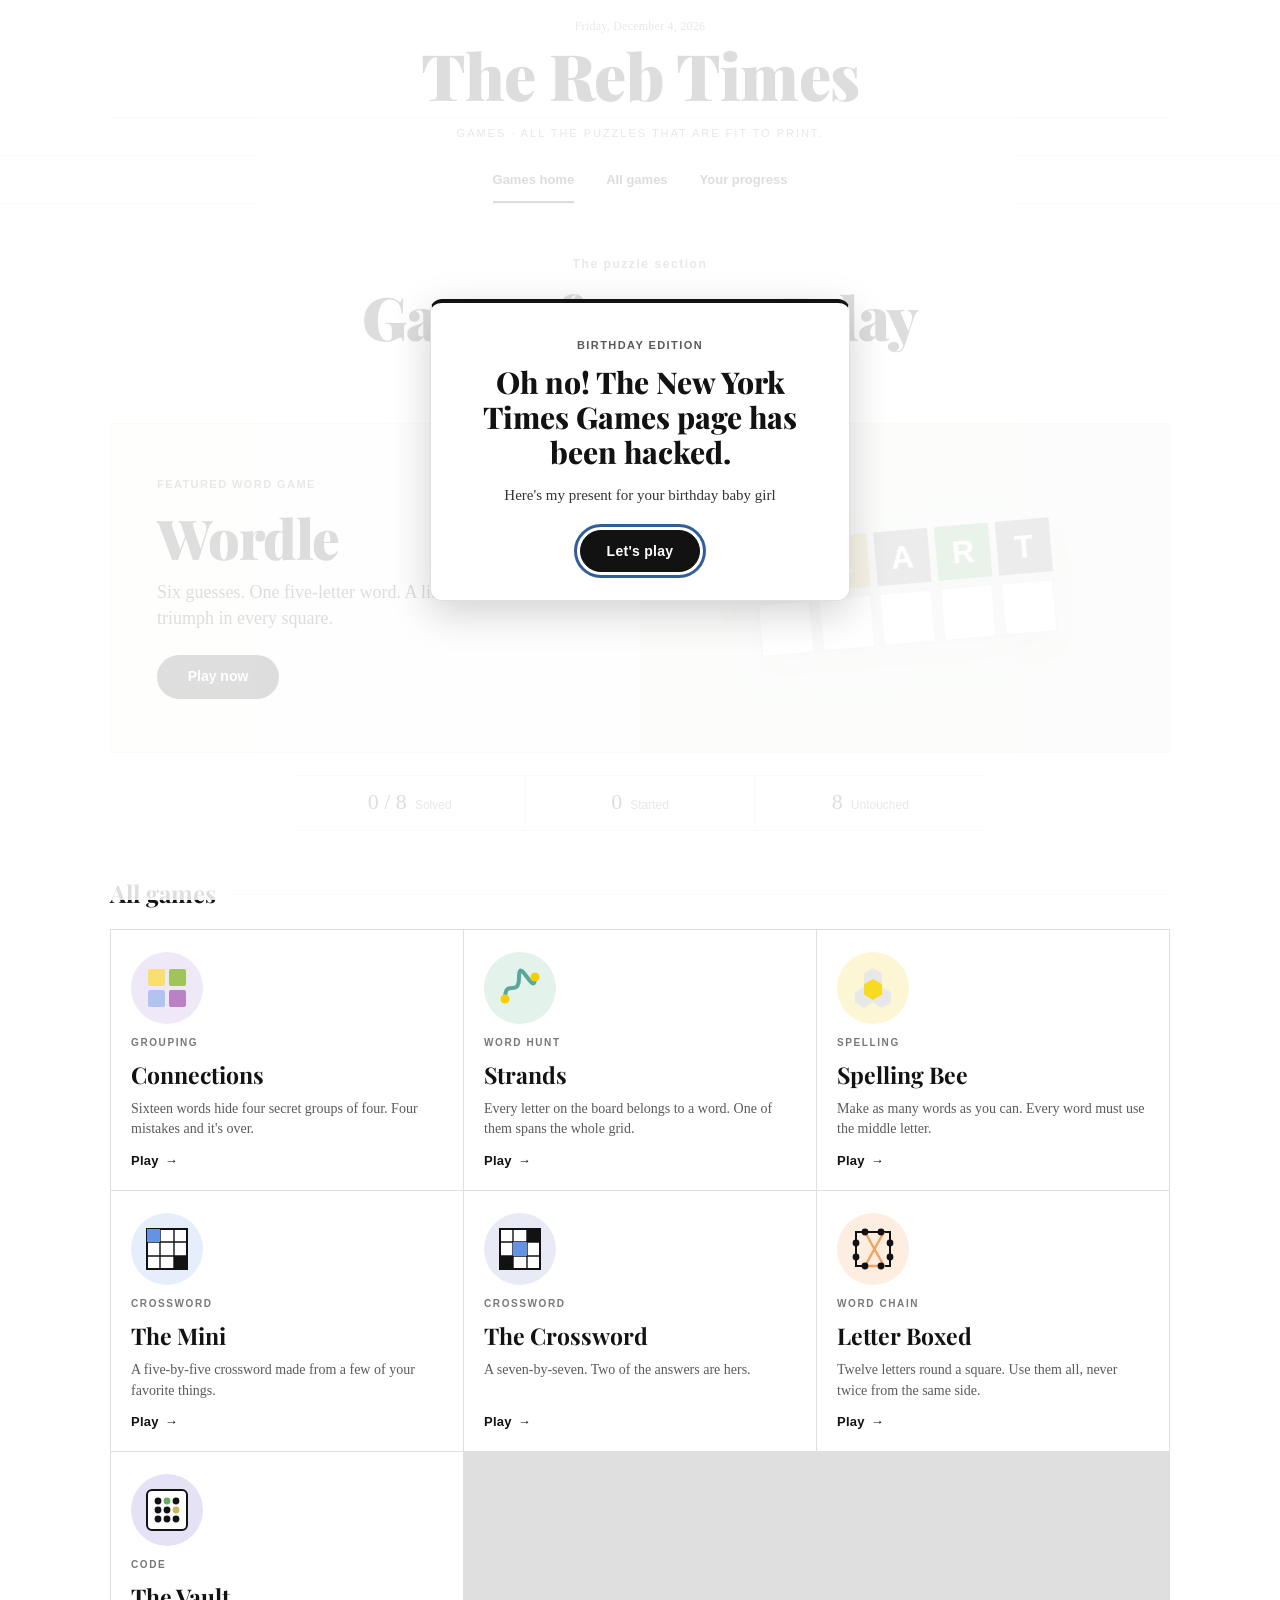
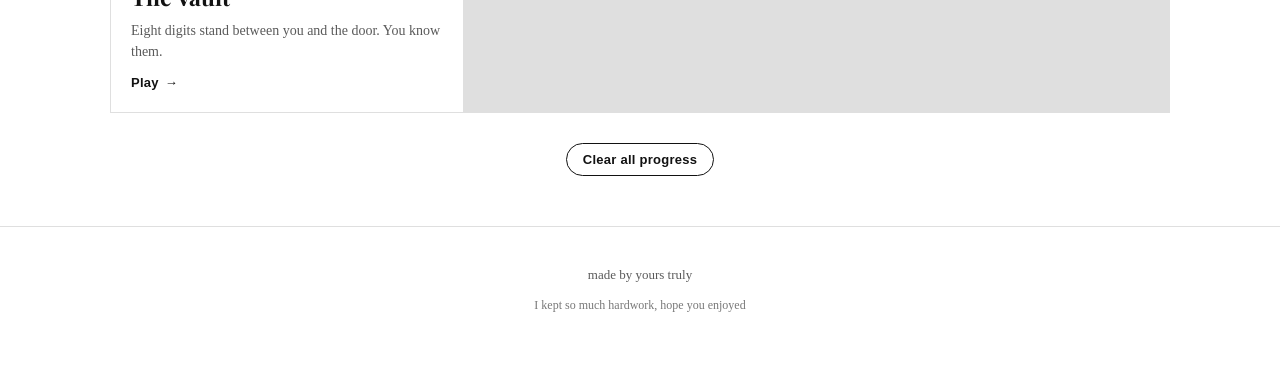
<file: index.html>
<!doctype html>
<html lang="en">
<head>
<meta charset="utf-8">
<meta name="viewport" content="width=device-width,initial-scale=1,viewport-fit=cover">
<title>Games | The Reb Times</title>
<link rel="icon" href="data:image/svg+xml,%3Csvg%20xmlns%3D%22http%3A%2F%2Fwww.w3.org%2F2000%2Fsvg%22%20viewBox%3D%220%200%2032%2032%22%3E%3Crect%20width%3D%2232%22%20height%3D%2232%22%20rx%3D%226%22%20fill%3D%22%23121212%22%2F%3E%3Crect%20x%3D%226%22%20y%3D%226%22%20width%3D%229%22%20height%3D%229%22%20fill%3D%22%236aaa64%22%2F%3E%3Crect%20x%3D%2217%22%20y%3D%226%22%20width%3D%229%22%20height%3D%229%22%20fill%3D%22%23f7da21%22%2F%3E%3Crect%20x%3D%226%22%20y%3D%2217%22%20width%3D%229%22%20height%3D%229%22%20fill%3D%22%23b0c4ef%22%2F%3E%3Crect%20x%3D%2217%22%20y%3D%2217%22%20width%3D%229%22%20height%3D%229%22%20fill%3D%22%23e8a0b8%22%2F%3E%3C%2Fsvg%3E">
<meta name="description" content="Ten original word and logic games, made for one very special person.">
<link rel="preconnect" href="https://fonts.googleapis.com">
<link rel="preconnect" href="https://fonts.gstatic.com" crossorigin>
<link href="https://fonts.googleapis.com/css2?family=Playfair+Display:wght@700;900&display=swap" rel="stylesheet">
<link rel="stylesheet" href="assets/css/base.css">
<style>
  .edition-nav{display:flex;align-items:center;justify-content:center;gap:32px;border-bottom:1px solid var(--rule);min-height:48px}
  .edition-nav a{font-size:13px;font-weight:700;color:var(--ink);text-decoration:none;padding:14px 0 12px;border-bottom:2px solid transparent}
  .edition-nav a:first-child{border-color:var(--ink)}
  .edition-nav a:hover{border-color:var(--ink)}
  .hero{text-align:center;padding:52px 0 32px}
  .hero-kicker{font-size:12px;font-weight:700;letter-spacing:.13em;margin:0 0 12px;color:var(--gray)}
  .hero h1{font-family:var(--serif);font-size:clamp(37px,6vw,60px);font-weight:900;margin:0;line-height:1.04;letter-spacing:-.025em}
  .hero .lede{font-size:17px;margin-top:18px;max-width:590px}
  .feature{display:grid;grid-template-columns:1fr 1fr;min-height:330px;border:1px solid var(--rule);background:#f8f7f4;text-decoration:none;color:var(--ink);overflow:hidden}
  .feature-copy{padding:42px 46px;display:flex;flex-direction:column;align-items:flex-start;justify-content:center}
  .feature-label{font-size:11px;font-weight:700;letter-spacing:.13em;text-transform:uppercase;color:var(--gray);margin:0 0 18px}
  .feature h2{font:900 clamp(35px,5vw,55px)/1 var(--serif);letter-spacing:-.02em;margin:0 0 14px}
  .feature p:not(.feature-label){font-family:var(--serif-text);font-size:18px;line-height:1.45;max-width:350px;margin:0 0 24px}
  .feature-cta{display:inline-flex;align-items:center;justify-content:center;background:var(--ink);color:#fff;border-radius:999px;padding:12px 28px;font-size:14px;font-weight:700;min-width:122px}
  .feature:hover .feature-cta{background:#393939}
  .feature-art{display:flex;justify-content:center;align-items:center;background:#e5ede3;padding:28px}
  .wordle-preview{display:grid;grid-template-columns:repeat(5,54px);gap:7px;transform:rotate(-5deg);filter:drop-shadow(0 13px 18px rgba(0,0,0,.09))}
  .preview-tile{width:54px;height:54px;display:grid;place-items:center;background:#fff;border:2px solid #d3d6da;font-size:31px;font-weight:700;line-height:1}
  .preview-tile.green{background:#6aaa64;color:#fff;border-color:#6aaa64}
  .preview-tile.gold{background:#c9b458;color:#fff;border-color:#c9b458}
  .preview-tile.gray{background:#787c7e;color:#fff;border-color:#787c7e}
  .progress-strip{display:flex;align-items:center;justify-content:center;gap:0;margin:22px auto 0;border-top:1px solid var(--rule);border-bottom:1px solid var(--rule);max-width:690px}
  .progress-cell{flex:1;text-align:center;padding:15px 12px}
  .progress-cell + .progress-cell{border-left:1px solid var(--rule)}
  .progress-cell b{display:inline;font-family:var(--serif-text);font-size:22px;font-weight:400;line-height:1}
  .progress-cell span{font-size:12px;color:var(--gray);margin-left:8px}
  .section-rule{margin-top:46px}
  .section-rule h2{font-size:24px}
  .reset-row{text-align:center;margin-top:30px}
  .birthday-modal{width:min(420px,100%);border-top:4px solid var(--ink)}
  .birthday-modal .birthday-label{font-family:var(--sans);font-size:11px;font-weight:700;letter-spacing:.13em;text-transform:uppercase;color:var(--gray);margin-bottom:12px}
  .birthday-modal h2{font-size:clamp(24px,5vw,30px);line-height:1.16;margin-bottom:14px}
  .birthday-modal .btn{margin-top:10px}
  @media(max-width:700px){
    .hero{padding:36px 0 26px}
    .feature{grid-template-columns:1fr}
    .feature-copy{padding:32px 28px;order:2}
    .feature-art{min-height:215px;order:1}
    .wordle-preview{grid-template-columns:repeat(5,39px);gap:5px}
    .preview-tile{width:39px;height:39px;font-size:24px}
  }
  @media(max-width:460px){.edition-nav{gap:22px}.progress-cell{padding:12px 4px}.progress-cell b{display:block}.progress-cell span{display:block;margin:4px 0 0;font-size:11px}}
</style>
</head>
<body>

<header class="masthead">
  <div class="masthead-inner">
    <div class="masthead-date" data-meta="date">&nbsp;</div>
    <h1 class="masthead-title"><a href="index.html" data-meta="brand">The Reb Times</a></h1>
    <div class="masthead-sub">Games &middot; <span data-meta="tagline"></span></div>
  </div>
</header>

<nav class="edition-nav" aria-label="Games navigation">
  <a href="index.html" aria-current="page">Games home</a>
  <a href="#today">All games</a>
  <a href="#progress">Your progress</a>
</nav>

<main class="wrap">

  <section class="hero">
    <p class="hero-kicker">The puzzle section</p>
    <h1>Games for your Bday</h1>
    <p class="lede">Pick a game. You might recognize a few of the answers.</p>
  </section>

  <a class="feature" href="games/fiver.html" aria-label="Play Wordle">
    <div class="feature-copy">
      <p class="feature-label">Featured word game</p>
      <h2>Wordle</h2>
      <p>Six guesses. One five-letter word. A little triumph in every square.</p>
      <span class="feature-cta">Play now</span>
    </div>
    <div class="feature-art" aria-hidden="true">
      <div class="wordle-preview">
        <span class="preview-tile gray">H</span><span class="preview-tile gold">E</span><span class="preview-tile gray">A</span><span class="preview-tile green">R</span><span class="preview-tile gray">T</span>
        <span class="preview-tile"></span><span class="preview-tile"></span><span class="preview-tile"></span><span class="preview-tile"></span><span class="preview-tile"></span>
      </div>
    </div>
  </a>

  <div class="progress-strip" id="progress" aria-label="Your puzzle progress"></div>

  <div class="section-rule" id="today"><h2>All games</h2></div>

  <nav class="card-grid" id="card-grid"></nav>

  <div class="reset-row">
    <button class="btn ghost small" id="reset-all">Clear all progress</button>
  </div>

</main>

<div class="modal-backdrop" id="modal-welcome" aria-hidden="true" role="dialog" aria-modal="true" aria-labelledby="welcome-title" aria-describedby="welcome-copy">
  <div class="modal birthday-modal">
    <p class="birthday-label">Birthday edition</p>
    <h2 id="welcome-title">Oh no! The New York Times Games page has been hacked.</h2>
    <p id="welcome-copy">Here's my present for your birthday baby girl</p>
    <button class="btn" type="button" data-close>Let's play</button>
  </div>
</div>

<footer class="footer">
  <p data-meta="footerNote">made by yours truly</p>
  <p style="font-size:12px;margin-top:6px;color:var(--gray-light)">
    I kept so much hardwork, hope you enjoyed
  </p>
</footer>

<script src="data/puzzles.js"></script>
<script src="assets/js/core.js"></script>
<script>
(function () {
  "use strict";

  /* Each card's artwork is drawn inline so the page needs no image files. */
  var ART = {
    fiver: '<svg width="46" height="46" viewBox="0 0 46 46" aria-hidden="true">' +
      '<rect x="2" y="12" width="12" height="12" rx="1.5" fill="#6aaa64"/>' +
      '<rect x="17" y="12" width="12" height="12" rx="1.5" fill="#c9b458"/>' +
      '<rect x="32" y="12" width="12" height="12" rx="1.5" fill="#d3d6da"/>' +
      '<rect x="9.5" y="27" width="12" height="12" rx="1.5" fill="#d3d6da"/>' +
      '<rect x="24.5" y="27" width="12" height="12" rx="1.5" fill="#6aaa64"/></svg>',

    quartets: '<svg width="46" height="46" viewBox="0 0 46 46" aria-hidden="true">' +
      '<rect x="4" y="4" width="17" height="17" rx="2" fill="#f9df6d"/>' +
      '<rect x="25" y="4" width="17" height="17" rx="2" fill="#a0c35a"/>' +
      '<rect x="4" y="25" width="17" height="17" rx="2" fill="#b0c4ef"/>' +
      '<rect x="25" y="25" width="17" height="17" rx="2" fill="#ba81c5"/></svg>',

    threads: '<svg width="46" height="46" viewBox="0 0 46 46" aria-hidden="true">' +
      '<path d="M8 34 C8 12, 22 34, 22 12 S38 34, 38 12" fill="none" ' +
      'stroke="#5ba89a" stroke-width="4" stroke-linecap="round"/>' +
      '<circle cx="8" cy="34" r="4.5" fill="#f8cd05"/>' +
      '<circle cx="38" cy="12" r="4.5" fill="#f8cd05"/></svg>',

    honeycomb: '<svg width="46" height="46" viewBox="0 0 46 46" aria-hidden="true">' +
      '<g fill="#e8e8e8">' +
      '<path d="M23 3l9 5.2v10.4L23 24l-9-5.4V8.2z"/>' +
      '<path d="M9 27l9 5.2v10.4L9 48l-9-5.4V32.2z" transform="translate(5,-5)"/>' +
      '<path d="M37 27l9 5.2v10.4L37 48l-9-5.4V32.2z" transform="translate(-5,-5)"/>' +
      '</g><path d="M23 14l9 5.2v10.4L23 35l-9-5.4V19.2z" fill="#f7da21"/></svg>',

    mini: '<svg width="46" height="46" viewBox="0 0 46 46" aria-hidden="true">' +
      '<rect x="3" y="3" width="40" height="40" fill="#fff" stroke="#121212" stroke-width="2"/>' +
      '<path d="M16 3v40M30 3v40M3 16h40M3 30h40" stroke="#121212" stroke-width="1.4"/>' +
      '<rect x="3" y="3" width="13" height="13" fill="#6493e6"/>' +
      '<rect x="30" y="30" width="13" height="13" fill="#121212"/></svg>',

    crossword: '<svg width="46" height="46" viewBox="0 0 46 46" aria-hidden="true">' +
      '<rect x="3" y="3" width="40" height="40" fill="#fff" stroke="#121212" stroke-width="2"/>' +
      '<path d="M16 3v40M30 3v40M3 16h40M3 30h40" stroke="#121212" stroke-width="1.4"/>' +
      '<rect x="30" y="3" width="13" height="13" fill="#121212"/>' +
      '<rect x="3" y="30" width="13" height="13" fill="#121212"/>' +
      '<rect x="16" y="16" width="14" height="14" fill="#6493e6"/></svg>',

    letterbox: '<svg width="46" height="46" viewBox="0 0 46 46" aria-hidden="true">' +
      '<rect x="6" y="6" width="34" height="34" fill="none" stroke="#121212" stroke-width="2"/>' +
      '<path d="M15 6 L34 40 L15 40 L34 6" fill="none" stroke="#f4a261" ' +
      'stroke-width="2.4" stroke-linejoin="round"/>' +
      '<g fill="#121212"><circle cx="15" cy="6" r="3.4"/><circle cx="31" cy="6" r="3.4"/>' +
      '<circle cx="40" cy="17" r="3.4"/><circle cx="40" cy="31" r="3.4"/>' +
      '<circle cx="31" cy="40" r="3.4"/><circle cx="15" cy="40" r="3.4"/>' +
      '<circle cx="6" cy="31" r="3.4"/><circle cx="6" cy="17" r="3.4"/></g></svg>',

    vault: '<svg width="46" height="46" viewBox="0 0 46 46" aria-hidden="true">' +
      '<rect x="3" y="3" width="40" height="40" rx="5" fill="#fff" stroke="#121212" stroke-width="2"/>' +
      '<circle cx="14" cy="14" r="3.4" fill="#121212"/>' +
      '<circle cx="23" cy="14" r="3.4" fill="#6aaa64"/>' +
      '<circle cx="32" cy="14" r="3.4" fill="#121212"/>' +
      '<circle cx="14" cy="23" r="3.4" fill="#121212"/>' +
      '<circle cx="23" cy="23" r="3.4" fill="#121212"/>' +
      '<circle cx="32" cy="23" r="3.4" fill="#c9b458"/>' +
      '<circle cx="14" cy="32" r="3.4" fill="#121212"/>' +
      '<circle cx="23" cy="32" r="3.4" fill="#121212"/>' +
      '<circle cx="32" cy="32" r="3.4" fill="#121212"/></svg>',

  };

  var GAMES = [
    { id: "fiver",     file: "games/fiver.html",      name: "Wordle",
      kicker: "Word game", tint: "#e7f0e6",
      desc: "Six tries to land a five-letter word. Green means right letter, right place." },
    { id: "quartets",  file: "games/quartets.html",   name: "Connections",
      kicker: "Grouping",  tint: "#efe9f7",
      desc: "Sixteen words hide four secret groups of four. Four mistakes and it's over." },
    { id: "threads",   file: "games/threads.html",    name: "Strands",
      kicker: "Word hunt", tint: "#e4f2ec",
      desc: "Every letter on the board belongs to a word. One of them spans the whole grid." },
    { id: "honeycomb", file: "games/honeycomb.html",  name: "Spelling Bee",
      kicker: "Spelling",  tint: "#fdf6d4",
      desc: "Make as many words as you can. Every word must use the middle letter." },
    { id: "mini",      file: "games/mini.html",       name: "The Mini",
      kicker: "Crossword", tint: "#e6edfb",
      desc: "A five-by-five crossword made from a few of your favorite things." },
    { id: "crossword", file: "games/crossword.html", name: "The Crossword",
      kicker: "Crossword", tint: "#e8ebf5",
      desc: "A seven-by-seven. Two of the answers are hers." },
    { id: "letterbox", file: "games/letterbox.html",  name: "Letter Boxed",
      kicker: "Word chain", tint: "#fdeee1",
      desc: "Twelve letters round a square. Use them all, never twice from the same side." },
{ id: "vault",     file: "games/vault.html",      name: "The Vault",
      kicker: "Code",      tint: "#e6e2f5",
      desc: "Eight digits stand between you and the door. You know them." },
  ];

  function stateForCard(id) {
    var st = RT.gameState(id);
    if (id === "mini" && st.sig !== RT.puzzles.mini.grid.join("|")) return { status: "new" };
    return st;
  }

  function badgeFor(id) {
    var st = stateForCard(id);
    if (st.status === "won")      return { text: "Solved", cls: "" };
    if (st.status === "lost")     return { text: "Played", cls: "is-progress" };
    if (st.status === "progress") return { text: "In progress", cls: "is-progress" };
    return null;
  }

  function renderCards() {
    var grid = document.getElementById("card-grid");
    grid.innerHTML = "";
    GAMES.filter(function (g) { return g.id !== "fiver"; }).forEach(function (g) {
      var a = RT.el("a", "card");
      a.href = g.file;

      var art = RT.el("div", "card-art");
      art.style.background = g.tint;
      art.innerHTML = ART[g.id];
      a.appendChild(art);

      a.appendChild(RT.el("div", "card-kicker", g.kicker));
      a.appendChild(RT.el("h3", "card-name", g.name));
      a.appendChild(RT.el("p", "card-desc", g.desc));
      a.appendChild(RT.el("span", "card-cta", "Play"));

      var b = badgeFor(g.id);
      if (b) {
        var badge = RT.el("span", "card-badge " + b.cls, b.text);
        a.appendChild(badge);
      }
      grid.appendChild(a);
    });
  }

  function renderStreak() {
    var solved = 0, played = 0;
    GAMES.forEach(function (g) {
      var st = stateForCard(g.id);
      if (st.status === "won") solved++;
      if (st.status !== "new") played++;
    });
    var strip = document.getElementById("progress");
    strip.innerHTML = "";
    [
      [solved + " / " + GAMES.length, "Solved"],
      [played, "Started"],
      [GAMES.length - played, "Untouched"]
    ].forEach(function (pair) {
      var c = RT.el("div", "progress-cell");
      c.appendChild(RT.el("b", null, String(pair[0])));
      c.appendChild(RT.el("span", null, pair[1]));
      strip.appendChild(c);
    });
  }

  function renderFeatured() {
    var firstWordle = RT.gameState("fiver");
    var secretUnlocked = Array.isArray(firstWordle.guesses) && firstWordle.guesses[0] === "MUTHE";
    var id = secretUnlocked ? "secret-fiver" : "fiver";
    var feature = document.querySelector(".feature");
    feature.href = secretUnlocked ? "games/fiver.html?secret=1" : "games/fiver.html";
    feature.setAttribute("aria-label", secretUnlocked ? "Play Secret Wordle" : "Play Wordle");
    feature.querySelector("h2").textContent = secretUnlocked ? "Secret Wordle" : "Wordle";
    feature.querySelector(".feature-copy p:not(.feature-label)").textContent = secretUnlocked
      ? "One more five-letter word. Six guesses to figure it out."
      : "Six guesses. One five-letter word. A little triumph in every square.";
    var badge = badgeFor(id);
    feature.querySelector(".feature-cta").textContent = badge
      ? (badge.text === "Solved" || badge.text === "Played" ? "Play again" : "Continue")
      : "Play now";
  }

  RT.ready(function () {
    renderCards();
    renderStreak();
    renderFeatured();
    var welcomeKey = "reb-times-welcome-shown";
    var showWelcome = true;
    try { showWelcome = localStorage.getItem(welcomeKey) !== "1"; } catch (e) {}
    if (showWelcome) {
      try { showWelcome = sessionStorage.getItem(welcomeKey) !== "1"; } catch (e) {}
    }
    try { localStorage.setItem(welcomeKey, "1"); }
    catch (e) {
      try { sessionStorage.setItem(welcomeKey, "1"); } catch (ignored) {}
    }
    if (showWelcome) RT.modal("welcome").open();
    document.getElementById("reset-all").addEventListener("click", function () {
      if (!confirm("Clear progress on all ten games? This can't be undone.")) return;
      RT.store.clearAll();
      renderCards();
      renderStreak();
      renderFeatured();
      RT.toast("All progress cleared");
    });
  });
})();
</script>
</body>
</html>
</file>
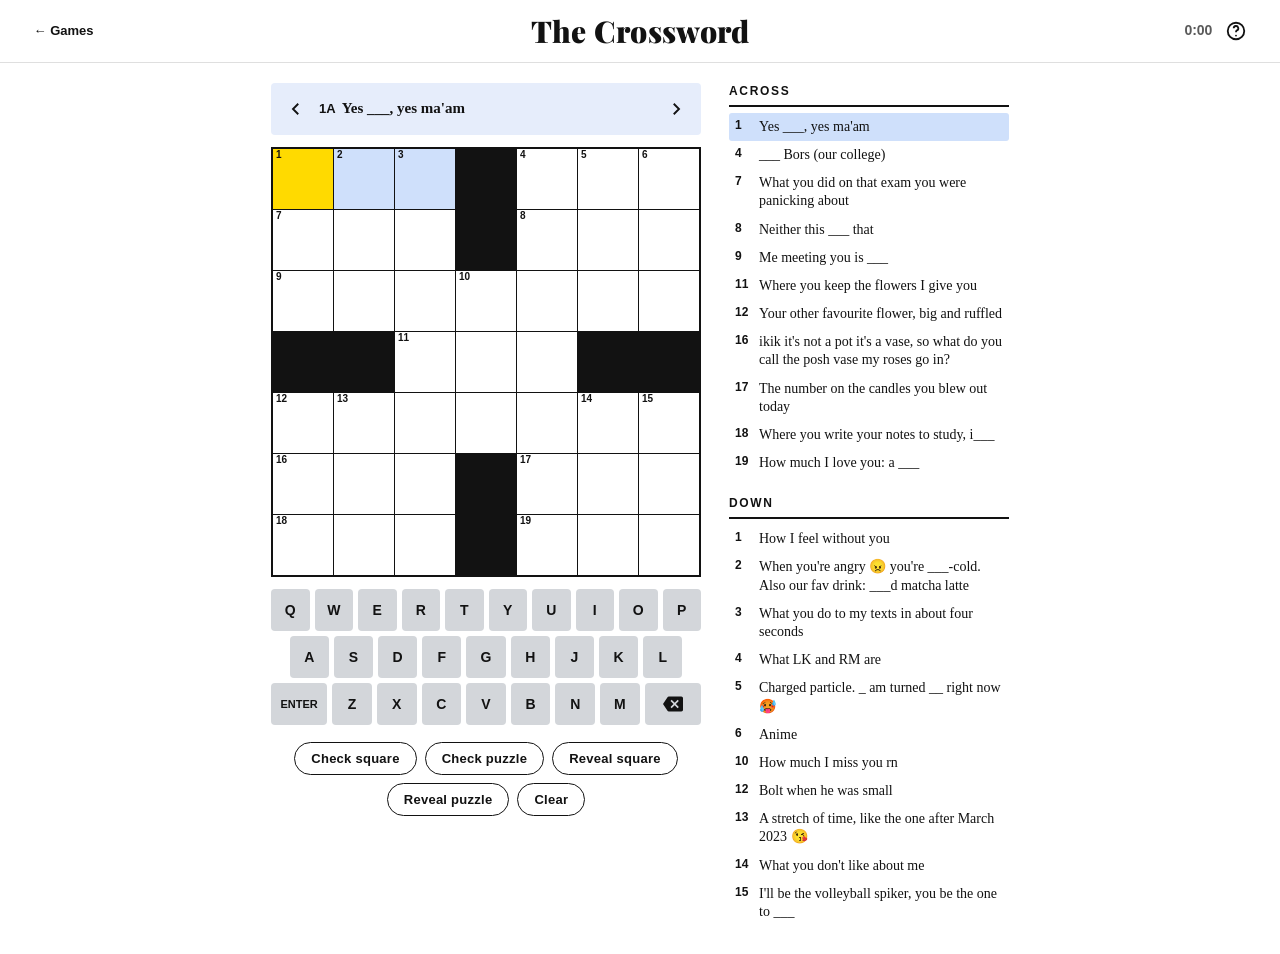
<file: games/crossword.html>
<!doctype html>
<html lang="en">
<head>
<meta charset="utf-8">
<meta name="viewport" content="width=device-width,initial-scale=1,viewport-fit=cover">
<title>The Crossword</title>
<link rel="icon" href="data:image/svg+xml,%3Csvg%20xmlns%3D%22http%3A%2F%2Fwww.w3.org%2F2000%2Fsvg%22%20viewBox%3D%220%200%2032%2032%22%3E%3Crect%20width%3D%2232%22%20height%3D%2232%22%20rx%3D%226%22%20fill%3D%22%23121212%22%2F%3E%3Crect%20x%3D%226%22%20y%3D%226%22%20width%3D%229%22%20height%3D%229%22%20fill%3D%22%236aaa64%22%2F%3E%3Crect%20x%3D%2217%22%20y%3D%226%22%20width%3D%229%22%20height%3D%229%22%20fill%3D%22%23f7da21%22%2F%3E%3Crect%20x%3D%226%22%20y%3D%2217%22%20width%3D%229%22%20height%3D%229%22%20fill%3D%22%23b0c4ef%22%2F%3E%3Crect%20x%3D%2217%22%20y%3D%2217%22%20width%3D%229%22%20height%3D%229%22%20fill%3D%22%23e8a0b8%22%2F%3E%3C%2Fsvg%3E">
<link rel="preconnect" href="https://fonts.googleapis.com">
<link rel="preconnect" href="https://fonts.gstatic.com" crossorigin>
<link href="https://fonts.googleapis.com/css2?family=Playfair+Display:wght@700;900&display=swap" rel="stylesheet">
<link rel="stylesheet" href="../assets/css/base.css">
<style>
  .xw-layout{display:flex;gap:28px;align-items:flex-start;justify-content:center;width:100%}
  .xw-main{flex:0 0 auto;display:flex;flex-direction:column;gap:12px;align-items:center}
  .xw-clues{flex:1;max-width:280px;display:flex;flex-direction:column;gap:18px}

  .clue-bar{
    display:flex;align-items:center;gap:10px;width:430px;max-width:100%;
    background:#e6edfb;border-radius:4px;padding:11px 12px;min-height:52px;
  }
  .clue-bar .arrow{
    background:none;border:none;cursor:pointer;color:var(--ink);
    padding:2px 4px;display:grid;place-items:center;
  }
  .clue-bar .text{
    flex:1;font-family:var(--serif-text);font-size:15px;font-weight:600;line-height:1.3;
  }
  .clue-bar .text b{font-family:var(--sans);font-size:13px;margin-right:6px}

  .xw-grid{
    display:grid;width:430px;max-width:92vw;
    border:2px solid var(--ink);background:var(--ink);gap:1px;
  }
  .sq{
    position:relative;aspect-ratio:1;background:#fff;
    display:grid;place-items:center;cursor:pointer;
    font-family:var(--sans);font-size:24px;font-weight:700;text-transform:uppercase;
    user-select:none;
  }
  .sq.block{background:var(--ink);cursor:default}
  .sq.hl{background:#cfe0fb}
  .sq.cur{background:#ffda00}
  .sq .num{
    position:absolute;top:1px;left:3px;
    font-size:10px;font-weight:700;line-height:1;color:var(--ink);
  }
  .sq .val{line-height:1;margin-top:4px}
  .sq.wrong .val{color:#c33}
  .sq.revealed .val{color:#1a6ec4}
  .sq::after{
    content:"";position:absolute;top:2px;right:2px;
    width:0;height:0;border-top:9px solid transparent;border-right:9px solid #c33;
    opacity:0;
  }
  .sq.marked-wrong::after{opacity:1}

  .clue-col h3{
    font-family:var(--sans);font-size:12px;letter-spacing:.14em;text-transform:uppercase;
    border-bottom:2px solid var(--ink);padding-bottom:5px;margin:0 0 6px;
  }
  .clue-col ol{list-style:none;margin:0;padding:0}
  .clue-col li{
    display:flex;gap:8px;padding:5px 6px;cursor:pointer;border-radius:3px;
    font-family:var(--serif-text);font-size:14px;line-height:1.3;
  }
  .clue-col li:hover{background:var(--paper-tint)}
  .clue-col li.active{background:#cfe0fb}
  .clue-col li b{font-family:var(--sans);font-size:12px;min-width:16px}
  .clue-col li.done{color:var(--gray-light)}

  /* pinned to the grid width so it wraps instead of stretching the column */
  .xw-keyboard{width:430px;max-width:100%}
  .xw-keyboard .key{height:42px}
  .xw-keyboard .key:not(.wide):not(.spacer){font-size:14px}
  .xw-keyboard .kb-row{margin-bottom:5px;gap:5px}
  .xw-tools{display:flex;gap:8px;flex-wrap:wrap;justify-content:center;
    width:430px;max-width:100%}
  @media (max-width:760px){
    .xw-layout{flex-direction:column;align-items:center}
    .xw-main{width:100%;max-width:430px}
    .clue-bar,.xw-grid,.xw-keyboard,.xw-tools{width:100%;max-width:100%}
    .xw-clues{max-width:340px;width:100%;flex-direction:row;gap:14px}
    .clue-col{flex:1}
  }
</style>
</head>
<body>

<header class="gamebar">
  <div class="gamebar-left"><a class="backlink" href="../index.html">&larr; Games</a></div>
  <h1 class="gamebar-title">The Crossword</h1>
  <div class="gamebar-right">
    <span id="timer" style="font-size:14px;font-weight:700;color:var(--gray);min-width:44px;text-align:right"></span>
    <button class="iconbtn" data-modal="howto" aria-label="How to play" title="How to play">
      <svg width="22" height="22" viewBox="0 0 24 24" fill="none" stroke="currentColor" stroke-width="2">
        <circle cx="12" cy="12" r="9"/><path d="M9.5 9a2.5 2.5 0 1 1 3.5 2.3c-.6.3-1 .9-1 1.7v.3"/>
        <circle cx="12" cy="17" r="1" fill="currentColor" stroke="none"/></svg>
    </button>
  </div>
</header>

<main class="gamestage wide">
  <div class="xw-layout">
    <div class="xw-main">
      <div class="clue-bar">
        <button class="arrow" id="prev-clue" aria-label="Previous clue">
          <svg width="18" height="18" viewBox="0 0 24 24" fill="none" stroke="currentColor" stroke-width="2.5">
            <path d="M15 5l-7 7 7 7"/></svg>
        </button>
        <div class="text" id="clue-text"></div>
        <button class="arrow" id="next-clue" aria-label="Next clue">
          <svg width="18" height="18" viewBox="0 0 24 24" fill="none" stroke="currentColor" stroke-width="2.5">
            <path d="M9 5l7 7-7 7"/></svg>
        </button>
      </div>

      <div class="xw-grid" id="grid"></div>
      <div class="xw-keyboard" id="keyboard" aria-label="Crossword keyboard"></div>

      <div class="xw-tools">
        <button class="btn ghost small" id="check-sq">Check square</button>
        <button class="btn ghost small" id="check-all">Check puzzle</button>
        <button class="btn ghost small" id="reveal-sq">Reveal square</button>
        <button class="btn ghost small" id="reveal-all">Reveal puzzle</button>
        <button class="btn ghost small" id="clear-all">Clear</button>
      </div>
    </div>

    <div class="xw-clues">
      <div class="clue-col"><h3>Across</h3><ol id="list-across"></ol></div>
      <div class="clue-col"><h3>Down</h3><ol id="list-down"></ol></div>
    </div>
  </div>
</main>

<div class="modal-backdrop" id="modal-howto" aria-hidden="true" role="dialog" aria-modal="true">
  <div class="modal modal-rules">
    <button class="iconbtn close" data-close aria-label="Close">&times;</button>
    <h2 style="text-align:center">How to play</h2>
    <ul>
      <li>Click a square and start typing.</li>
      <li>Click the same square again to switch between Across and Down.</li>
      <li>Arrow keys move around; Tab jumps to the next clue.</li>
      <li>Every white square is part of both an Across answer and a Down one,
          so a letter you're sure of gives you two clues' worth of help.</li>
      <li>Stuck? The buttons underneath will check or reveal.</li>
    </ul>
  </div>
</div>

<div class="modal-backdrop" id="modal-end" aria-hidden="true" role="dialog" aria-modal="true">
  <div class="modal">
    <button class="iconbtn close" data-close aria-label="Close">&times;</button>
    <h2>Solved</h2>
    <p id="end-msg"></p>
    <hr>
    <button class="btn ghost" id="replay">Clear and play again</button>
  </div>
</div>

<script src="../data/puzzles.js"></script>
<script src="../assets/js/core.js"></script>
<script>
(function () {
  "use strict";

  var ID  = "crossword";
  var CFG = RT.puzzles.crossword;
  var SOL = CFG.grid.map(function (row) { return row.toUpperCase().split(""); });
  var ROWS = SOL.length, COLS = SOL[0].length;

  function isBlock(r, c) { return SOL[r][c] === "#"; }

  /* ------------------------------------------------- numbering & words */
  /* Work out clue numbers exactly the way a crossword does: a square gets a
     number if it begins an across word or a down word. */
  var numbers = {};          // "r,c" -> number
  var words   = { across: [], down: [] };

  (function buildWords() {
    var n = 0;
    for (var r = 0; r < ROWS; r++) {
      for (var c = 0; c < COLS; c++) {
        if (isBlock(r, c)) continue;
        var startAcross = (c === 0 || isBlock(r, c - 1)) &&
                          (c + 1 < COLS && !isBlock(r, c + 1));
        var startDown   = (r === 0 || isBlock(r - 1, c)) &&
                          (r + 1 < ROWS && !isBlock(r + 1, c));
        if (!startAcross && !startDown) continue;
        n++;
        numbers[r + "," + c] = n;
        if (startAcross) {
          var cellsA = [];
          for (var cc = c; cc < COLS && !isBlock(r, cc); cc++) cellsA.push([r, cc]);
          words.across.push({ num: n, cells: cellsA });
        }
        if (startDown) {
          var cellsD = [];
          for (var rr = r; rr < ROWS && !isBlock(rr, c); rr++) cellsD.push([rr, c]);
          words.down.push({ num: n, cells: cellsD });
        }
      }
    }
  })();

  function clueTextFor(dir, num) {
    var list = dir === "across" ? (CFG.across || []) : (CFG.down || []);
    var hit = list.filter(function (x) { return x.num === num; })[0];
    return hit ? hit.clue : "(no clue set)";
  }

  /* ----------------------------------------------------------- state */
  var entries = {};          // "r,c" -> letter typed
  var marks   = {};          // "r,c" -> "wrong" | "revealed"
  var cur     = null;        // [r,c]
  var dir     = "across";
  var solved  = false;
  var started = null, elapsed = 0, ticker = null;

  var gridEl = document.getElementById("grid");
  var squares = {};

  function K(r, c) { return r + "," + c; }

  function firstOpen() {
    for (var r = 0; r < ROWS; r++)
      for (var c = 0; c < COLS; c++)
        if (!isBlock(r, c)) return [r, c];
    return null;
  }

  function wordAt(r, c, d) {
    var list = words[d];
    for (var i = 0; i < list.length; i++) {
      var w = list[i];
      for (var j = 0; j < w.cells.length; j++) {
        if (w.cells[j][0] === r && w.cells[j][1] === c) return w;
      }
    }
    return null;
  }

  /* -------------------------------------------------------- rendering */
  function build() {
    gridEl.style.gridTemplateColumns = "repeat(" + COLS + ",1fr)";
    gridEl.innerHTML = "";
    for (var r = 0; r < ROWS; r++) {
      for (var c = 0; c < COLS; c++) {
        var sq = RT.el("div", "sq" + (isBlock(r, c) ? " block" : ""));
        sq.dataset.r = r; sq.dataset.c = c;
        if (!isBlock(r, c)) {
          if (numbers[K(r, c)]) sq.appendChild(RT.el("span", "num", numbers[K(r, c)]));
          sq.appendChild(RT.el("span", "val", ""));
          (function (r, c) {
            sq.addEventListener("click", function () { select(r, c, true); });
          })(r, c);
        }
        gridEl.appendChild(sq);
        squares[K(r, c)] = sq;
      }
    }
  }

  function paint() {
    var word = cur ? wordAt(cur[0], cur[1], dir) : null;
    var inWord = {};
    if (word) word.cells.forEach(function (p) { inWord[K(p[0], p[1])] = true; });

    for (var r = 0; r < ROWS; r++) {
      for (var c = 0; c < COLS; c++) {
        if (isBlock(r, c)) continue;
        var sq = squares[K(r, c)];
        sq.classList.toggle("hl", !!inWord[K(r, c)]);
        sq.classList.toggle("cur", !!cur && cur[0] === r && cur[1] === c);
        sq.classList.toggle("marked-wrong", marks[K(r, c)] === "wrong");
        sq.classList.toggle("revealed", marks[K(r, c)] === "revealed");
        sq.querySelector(".val").textContent = entries[K(r, c)] || "";
      }
    }

    if (word) {
      var clueBar = document.getElementById("clue-text");
      clueBar.textContent = "";
      clueBar.appendChild(RT.el("b", null, word.num + (dir === "across" ? "A" : "D")));
      clueBar.appendChild(document.createTextNode(clueTextFor(dir, word.num)));
    }
    paintLists(word);
  }

  function wordFilled(w) {
    return w.cells.every(function (p) { return !!entries[K(p[0], p[1])]; });
  }

  function paintLists(activeWord) {
    ["across", "down"].forEach(function (d) {
      var ol = document.getElementById("list-" + d);
      ol.innerHTML = "";
      words[d].forEach(function (w) {
        var li = RT.el("li");
        li.appendChild(RT.el("b", null, String(w.num)));
        li.appendChild(RT.el("span", null, clueTextFor(d, w.num)));
        if (wordFilled(w)) li.classList.add("done");
        if (activeWord && d === dir && w.num === activeWord.num) li.classList.add("active");
        li.addEventListener("click", function () {
          dir = d;
          select(w.cells[0][0], w.cells[0][1], false);
        });
        ol.appendChild(li);
      });
    });
  }

  /* --------------------------------------------------------- movement */
  function select(r, c, toggle) {
    if (isBlock(r, c)) return;
    if (toggle && cur && cur[0] === r && cur[1] === c) {
      var other = dir === "across" ? "down" : "across";
      if (wordAt(r, c, other)) dir = other;
    } else if (!wordAt(r, c, dir)) {
      dir = dir === "across" ? "down" : "across";
    }
    cur = [r, c];
    paint();
  }

  function step(delta) {
    if (!cur) return;
    var w = wordAt(cur[0], cur[1], dir);
    if (!w) return;
    var i = w.cells.findIndex(function (p) { return p[0] === cur[0] && p[1] === cur[1]; });
    var j = i + delta;
    if (j >= 0 && j < w.cells.length) { cur = w.cells[j].slice(); paint(); }
  }

  function advanceSmart() {
    /* Move to the next empty square in this word; if the word is full,
       jump to the next word with a gap. */
    var w = wordAt(cur[0], cur[1], dir);
    if (!w) return;
    var i = w.cells.findIndex(function (p) { return p[0] === cur[0] && p[1] === cur[1]; });
    for (var j = i + 1; j < w.cells.length; j++) {
      if (!entries[K(w.cells[j][0], w.cells[j][1])]) {
        cur = w.cells[j].slice(); paint(); return;
      }
    }
    if (i + 1 < w.cells.length) { cur = w.cells[i + 1].slice(); paint(); return; }
    nextClue(1, true);
  }

  function nextClue(delta, preferEmpty) {
    var list = words[dir];
    var w = wordAt(cur[0], cur[1], dir);
    var i = list.findIndex(function (x) { return x.num === w.num; });
    for (var n = 1; n <= list.length; n++) {
      var j = ((i + delta * n) % list.length + list.length) % list.length;
      var cand = list[j];
      if (!preferEmpty || !wordFilled(cand)) {
        var target = cand.cells.filter(function (p) { return !entries[K(p[0], p[1])]; })[0]
                   || cand.cells[0];
        cur = target.slice();
        paint();
        return;
      }
    }
    /* everything in this direction is full, hop to the other direction */
    dir = dir === "across" ? "down" : "across";
    cur = words[dir][0].cells[0].slice();
    paint();
  }

  function moveArrow(dr, dc) {
    if (!cur) return;
    var wanted = dr !== 0 ? "down" : "across";
    if (dir !== wanted && wordAt(cur[0], cur[1], wanted)) { dir = wanted; paint(); return; }
    var r = cur[0] + dr, c = cur[1] + dc;
    while (r >= 0 && r < ROWS && c >= 0 && c < COLS) {
      if (!isBlock(r, c)) { cur = [r, c]; paint(); return; }
      r += dr; c += dc;
    }
  }

  /* ---------------------------------------------------------- typing */
  function type(ch) {
    if (!cur || solved) return;
    entries[K(cur[0], cur[1])] = ch;
    delete marks[K(cur[0], cur[1])];
    startTimer();
    advanceSmart();
    save();
    checkSolved();
  }

  function backspace() {
    if (!cur || solved) return;
    var k = K(cur[0], cur[1]);
    if (entries[k]) { delete entries[k]; delete marks[k]; }
    else { step(-1); if (cur) { delete entries[K(cur[0], cur[1])]; } }
    paint(); save();
  }

  /* ------------------------------------------------- check and reveal */
  function eachOpen(fn) {
    for (var r = 0; r < ROWS; r++)
      for (var c = 0; c < COLS; c++)
        if (!isBlock(r, c)) fn(r, c);
  }

  function checkCells(cells) {
    cells.forEach(function (p) {
      var k = K(p[0], p[1]);
      if (!entries[k]) return;
      if (entries[k] !== SOL[p[0]][p[1]]) marks[k] = "wrong";
      else delete marks[k];
    });
    paint(); save();
  }

  function revealCells(cells) {
    cells.forEach(function (p) {
      var k = K(p[0], p[1]);
      if (entries[k] !== SOL[p[0]][p[1]]) {
        entries[k] = SOL[p[0]][p[1]];
        marks[k] = "revealed";
      }
    });
    paint(); save(); checkSolved();
  }

  function allOpenCells() {
    var out = [];
    eachOpen(function (r, c) { out.push([r, c]); });
    return out;
  }

  function checkSolved() {
    var done = true;
    eachOpen(function (r, c) {
      if (entries[K(r, c)] !== SOL[r][c]) done = false;
    });
    if (!done || solved) return;
    solved = true;
    stopTimer();
    RT.saveState(ID, { status: "won" });
    RT.bumpStats(ID, true);
    RT.celebrate();
    setTimeout(function () {
      var revealed = Object.keys(marks).filter(function (k) { return marks[k] === "revealed"; }).length;
      document.getElementById("end-msg").textContent =
        "Finished in " + fmt(elapsed) +
        (revealed ? " with " + revealed + " square" + (revealed === 1 ? "" : "s") + " revealed." : ", all your own work.");
      RT.modal("end").open();
    }, 600);
  }

  /* ----------------------------------------------------------- timer */
  function fmt(s) {
    var m = Math.floor(s / 60), x = s % 60;
    return m + ":" + (x < 10 ? "0" : "") + x;
  }
  function startTimer() {
    if (ticker || solved) return;
    ticker = setInterval(function () {
      elapsed++;
      document.getElementById("timer").textContent = fmt(elapsed);
      if (elapsed % 5 === 0) save();
    }, 1000);
  }
  function stopTimer() { clearInterval(ticker); ticker = null; }

  /* ------------------------------------------------------ persistence */
  function signature() { return CFG.grid.join("|"); }
  function save() {
    RT.saveState(ID, {
      status: solved ? "won" : (Object.keys(entries).length ? "progress" : "new"),
      entries: entries, marks: marks, elapsed: elapsed, sig: signature()
    });
  }
  function load() {
    var st = RT.gameState(ID);
    if (!st.entries || st.sig !== signature()) { RT.resetState(ID); return; }
    entries = st.entries || {};
    marks   = st.marks || {};
    elapsed = st.elapsed || 0;
    solved  = st.status === "won";
  }

  /* ------------------------------------------------------------- boot */
  RT.ready(function () {
    build();
    RT.keyboard("#keyboard", { bindPhysical: false, onKey: function (key) {
      if (key === "BACK") backspace();
      else if (key === "ENTER") nextClue(1, false);
      else type(key);
    }});
    load();
    cur = firstOpen();
    document.getElementById("timer").textContent = fmt(elapsed);
    paint();
    if (!solved && Object.keys(entries).length) startTimer();

    document.addEventListener("keydown", function (e) {
      if (e.metaKey || e.ctrlKey || e.altKey) return;
      if (RT.$(".modal-backdrop.open")) return;
      var k = e.key;
      if (/^[a-zA-Z]$/.test(k))      { e.preventDefault(); type(k.toUpperCase()); }
      else if (k === "Backspace")    { e.preventDefault(); backspace(); }
      else if (k === "ArrowLeft")    { e.preventDefault(); moveArrow(0, -1); }
      else if (k === "ArrowRight")   { e.preventDefault(); moveArrow(0, 1); }
      else if (k === "ArrowUp")      { e.preventDefault(); moveArrow(-1, 0); }
      else if (k === "ArrowDown")    { e.preventDefault(); moveArrow(1, 0); }
      else if (k === "Tab")          { e.preventDefault(); nextClue(e.shiftKey ? -1 : 1, false); }
      else if (k === " ")            { e.preventDefault(); select(cur[0], cur[1], true); }
    });

    document.getElementById("prev-clue").addEventListener("click", function () { nextClue(-1, false); });
    document.getElementById("next-clue").addEventListener("click", function () { nextClue(1, false); });
    document.getElementById("check-sq").addEventListener("click", function () { checkCells([cur]); });
    document.getElementById("check-all").addEventListener("click", function () {
      checkCells(allOpenCells());
      var bad = Object.keys(marks).filter(function (k) { return marks[k] === "wrong"; }).length;
      RT.toast(bad ? bad + " square" + (bad === 1 ? "" : "s") + " wrong" : "No mistakes so far");
    });
    document.getElementById("reveal-sq").addEventListener("click", function () { revealCells([cur]); });
    document.getElementById("reveal-all").addEventListener("click", function () {
      if (confirm("Reveal the whole grid?")) revealCells(allOpenCells());
    });
    document.getElementById("clear-all").addEventListener("click", function () {
      if (!confirm("Clear everything you've typed?")) return;
      entries = {}; marks = {}; solved = false; elapsed = 0;
      stopTimer();
      document.getElementById("timer").textContent = fmt(0);
      paint(); save();
    });
    document.getElementById("replay").addEventListener("click", function () {
      RT.resetState(ID);
      entries = {}; marks = {}; solved = false; elapsed = 0;
      stopTimer();
      document.getElementById("timer").textContent = fmt(0);
      cur = firstOpen();
      paint();
      RT.modal("end").close();
    });
  });
})();
</script>
</body>
</html>
</file>
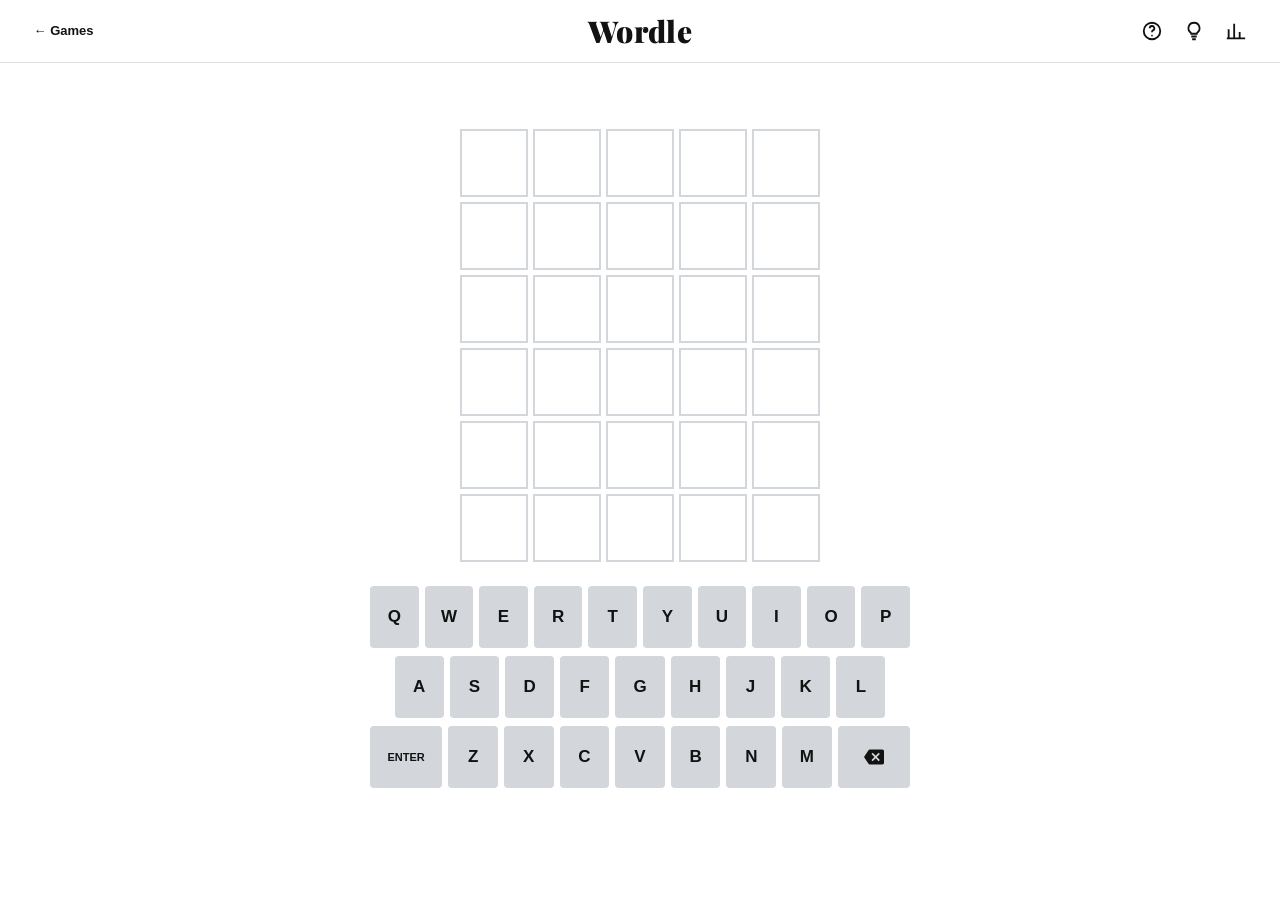
<file: games/fiver.html>
<!doctype html>
<html lang="en">
<head>
<meta charset="utf-8">
<meta name="viewport" content="width=device-width,initial-scale=1,viewport-fit=cover">
<title>Wordle</title>
<link rel="icon" href="data:image/svg+xml,%3Csvg%20xmlns%3D%22http%3A%2F%2Fwww.w3.org%2F2000%2Fsvg%22%20viewBox%3D%220%200%2032%2032%22%3E%3Crect%20width%3D%2232%22%20height%3D%2232%22%20rx%3D%226%22%20fill%3D%22%23121212%22%2F%3E%3Crect%20x%3D%226%22%20y%3D%226%22%20width%3D%229%22%20height%3D%229%22%20fill%3D%22%236aaa64%22%2F%3E%3Crect%20x%3D%2217%22%20y%3D%226%22%20width%3D%229%22%20height%3D%229%22%20fill%3D%22%23f7da21%22%2F%3E%3Crect%20x%3D%226%22%20y%3D%2217%22%20width%3D%229%22%20height%3D%229%22%20fill%3D%22%23b0c4ef%22%2F%3E%3Crect%20x%3D%2217%22%20y%3D%2217%22%20width%3D%229%22%20height%3D%229%22%20fill%3D%22%23e8a0b8%22%2F%3E%3C%2Fsvg%3E">
<link rel="preconnect" href="https://fonts.googleapis.com">
<link rel="preconnect" href="https://fonts.gstatic.com" crossorigin>
<link href="https://fonts.googleapis.com/css2?family=Playfair+Display:wght@700;900&display=swap" rel="stylesheet">
<link rel="stylesheet" href="../assets/css/base.css">
<style>
  .gamestage{padding-top:20px}
  .board{
    display:grid;grid-template-rows:repeat(6,1fr);gap:5px;
    padding:8px 0;width:360px;max-width:100%;
  }
  .brow{display:grid;grid-template-columns:repeat(5,1fr);gap:5px}
  .tile{
    aspect-ratio:1;
    display:grid;place-items:center;
    font-family:var(--sans);font-size:32px;font-weight:700;
    text-transform:uppercase;line-height:1;
    border:2px solid #d3d6da;background:#fff;color:var(--ink);
    user-select:none;
  }
  .tile.filled{border-color:#878a8c}
  .tile.reveal{animation:flip .55s ease forwards}
  @keyframes flip{
    0%{transform:rotateX(0);}
    45%{transform:rotateX(90deg);}
    55%{transform:rotateX(90deg);}
    100%{transform:rotateX(0);}
  }
  .tile[data-state="absent"]{background:var(--tile-absent);border-color:var(--tile-absent);color:#fff}
  .tile[data-state="present"]{background:var(--tile-present);border-color:var(--tile-present);color:#fff}
  .tile[data-state="correct"]{background:var(--tile-correct);border-color:var(--tile-correct);color:#fff}
  .hintline{
    font-family:var(--serif-text);font-style:italic;font-size:15px;
    color:var(--gray);text-align:center;min-height:22px;
  }
  .answerline{
    font-family:var(--serif);font-size:22px;font-weight:700;letter-spacing:.06em;
  }
  .share-grid{
    font-size:13px;line-height:1.15;letter-spacing:2px;margin:12px 0;
  }
  .keyboard{max-width:540px}
  .keyboard .key{height:62px}
  .keyboard .key:not(.wide):not(.spacer){font-size:clamp(15px,4vw,17px)}
  @media (max-width:560px){
    .keyboard .key{height:52px}
  }
</style>
</head>
<body>

<header class="gamebar">
  <div class="gamebar-left"><a class="backlink" href="../index.html">&larr; Games</a></div>
  <h1 class="gamebar-title">Wordle</h1>
  <div class="gamebar-right">
    <button class="iconbtn" data-modal="howto" aria-label="How to play" title="How to play">
      <svg width="22" height="22" viewBox="0 0 24 24" fill="none" stroke="currentColor" stroke-width="2">
        <circle cx="12" cy="12" r="9"/><path d="M9.5 9a2.5 2.5 0 1 1 3.5 2.3c-.6.3-1 .9-1 1.7v.3"/>
        <circle cx="12" cy="17" r="1" fill="currentColor" stroke="none"/></svg>
    </button>
    <button class="iconbtn" id="hint-btn" aria-label="Hint" title="Hint">
      <svg width="22" height="22" viewBox="0 0 24 24" fill="none" stroke="currentColor" stroke-width="2">
        <path d="M9 18h6M10 21h4M12 3a6 6 0 0 0-3.5 10.9c.4.3.5.7.5 1.1h6c0-.4.1-.8.5-1.1A6 6 0 0 0 12 3z"/></svg>
    </button>
    <button class="iconbtn" data-modal="stats" aria-label="Statistics" title="Statistics">
      <svg width="22" height="22" viewBox="0 0 24 24" fill="none" stroke="currentColor" stroke-width="2">
        <path d="M4 20V10M10 20V4M16 20v-7M22 20H2"/></svg>
    </button>
  </div>
</header>

<main class="gamestage">
  <div class="hintline" id="hintline"></div>
  <div class="board" id="board" aria-label="Guess grid"></div>
  <div class="keyboard" id="keyboard"></div>
</main>

<!-- how to play -->
<div class="modal-backdrop" id="modal-howto" aria-hidden="true" role="dialog" aria-modal="true">
  <div class="modal modal-rules">
    <button class="iconbtn close" data-close aria-label="Close">&times;</button>
    <h2 style="text-align:center">How to play</h2>
    <p style="text-align:center">Guess the word in six tries.</p>
    <ul>
      <li>Type any five letters for a guess.</li>
      <li>After each guess the tiles change colour to show how close you were.</li>
      <li><b style="color:var(--tile-correct)">Green</b>: right letter, right spot.</li>
      <li><b style="color:var(--tile-present)">Yellow</b>: right letter, wrong spot.</li>
      <li><b style="color:var(--tile-absent)">Grey</b>: that letter isn't in the word.</li>
      <li>Stuck? Tap the lightbulb for a clue.</li>
    </ul>
  </div>
</div>

<!-- stats / end of game -->
<div class="modal-backdrop" id="modal-stats" aria-hidden="true" role="dialog" aria-modal="true">
  <div class="modal">
    <button class="iconbtn close" data-close aria-label="Close">&times;</button>
    <h2 id="stats-title">Statistics</h2>
    <p id="stats-msg"></p>
    <div class="stats-row" id="stats-row"></div>
    <div class="share-grid" id="share-grid"></div>
    <hr>
    <button class="btn" id="share-btn">Copy result</button>
    <button class="btn ghost" id="again-btn" style="margin-top:8px">Play again</button>
  </div>
</div>

<div class="modal-backdrop" id="modal-secret" aria-hidden="true" role="dialog" aria-modal="true" aria-labelledby="secret-title" aria-describedby="secret-message">
  <div class="modal">
    <h2 id="secret-title">One more Wordle</h2>
    <p id="secret-message">I knew you would guess Muthe on your first try 😠, so now guess this hard wordle now</p>
    <button class="btn" type="button" data-close>Let's play</button>
  </div>
</div>

<script src="../data/puzzles.js"></script>
<script src="../data/dict-wordle.js"></script>
<script src="../assets/js/core.js"></script>
<script>
(function () {
  "use strict";

  var params = new URLSearchParams(window.location.search);
  var SECRET = params.get("secret") === "1";
  if (SECRET && params.get("intro") !== "1") {
    var firstWordle = RT.gameState("fiver");
    if (!Array.isArray(firstWordle.guesses) || firstWordle.guesses[0] !== "MUTHE") {
      window.location.replace("fiver.html");
      return;
    }
  }
  var CFG    = SECRET ? RT.puzzles.secretWordle : RT.puzzles.wordle;
  var ANSWER = CFG.answer.toUpperCase();
  var LEN    = ANSWER.length;
  var TRIES  = 6;
  var ID     = SECRET ? "secret-fiver" : "fiver";

  var guesses = [];     // submitted guesses
  var current = "";     // row being typed
  var over    = false;

  var boardEl = document.getElementById("board");
  var tiles   = [];
  var kb;

  /* ---------------------------------------------------------- build UI */
  function buildBoard() {
    boardEl.innerHTML = "";
    boardEl.style.gridTemplateRows = "repeat(" + TRIES + ",1fr)";
    tiles = [];
    for (var r = 0; r < TRIES; r++) {
      var row = RT.el("div", "brow");
      row.style.gridTemplateColumns = "repeat(" + LEN + ",1fr)";
      var rowTiles = [];
      for (var c = 0; c < LEN; c++) {
        var t = RT.el("div", "tile");
        t.setAttribute("role", "img");
        row.appendChild(t);
        rowTiles.push(t);
      }
      tiles.push(rowTiles);
      boardEl.appendChild(row);
    }
  }

  /* ------------------------------------------------------ scoring rule */
  /* Two passes so repeated letters are counted correctly: greens first,
     then yellows drawn from whatever letters are actually left over. */
  function score(guess) {
    var res = new Array(LEN).fill("absent");
    var pool = {};
    var i;
    for (i = 0; i < LEN; i++) {
      if (guess[i] === ANSWER[i]) res[i] = "correct";
      else pool[ANSWER[i]] = (pool[ANSWER[i]] || 0) + 1;
    }
    for (i = 0; i < LEN; i++) {
      if (res[i] === "correct") continue;
      var ch = guess[i];
      if (pool[ch] > 0) { res[i] = "present"; pool[ch]--; }
    }
    return res;
  }

  /* --------------------------------------------------------- rendering */
  function paintRow(r, guess, states, animate) {
    guess.split("").forEach(function (ch, c) {
      var t = tiles[r][c];
      t.textContent = ch;
      t.classList.add("filled");
      if (animate) {
        setTimeout(function () {
          t.classList.add("reveal");
          setTimeout(function () {
            t.setAttribute("data-state", states[c]);
            kb.setState(ch, states[c]);
          }, 250);
        }, c * 220);
      } else {
        t.setAttribute("data-state", states[c]);
        kb.setState(ch, states[c]);
      }
    });
  }

  function paintCurrent(typedIndex) {
    var r = guesses.length;
    if (r >= TRIES) return;
    for (var c = 0; c < LEN; c++) {
      var t = tiles[r][c];
      var ch = current[c] || "";
      t.textContent = ch;
      t.classList.toggle("filled", !!ch);
      t.classList.remove("pop");
    }
    if (typedIndex != null) {
      var typedTile = tiles[r][typedIndex];
      void typedTile.offsetWidth;
      typedTile.classList.add("pop");
    }
  }

  function redrawAll() {
    guesses.forEach(function (g, r) { paintRow(r, g, score(g), false); });
    paintCurrent();
  }

  /* ---------------------------------------------------------- gameplay */
  function isWord(w) {
    if (w === ANSWER) return true;
    /* A custom wordList means those are the only guesses allowed. */
    if (CFG.wordList && CFG.wordList.length) {
      return CFG.wordList.some(function (x) { return x.toUpperCase() === w; });
    }
    if (!CFG.strictDictionary) return true;
    return !!(window.DICT5 && window.DICT5.has(w));
  }

  function shakeRow() {
    var r = guesses.length;
    if (r >= TRIES) return;
    var row = boardEl.children[r];
    row.classList.remove("shake");
    void row.offsetWidth;
    row.classList.add("shake");
  }

  function shouldStartSecret(guess, guessCount) {
    return !SECRET && guessCount === 1 && guess === "MUTHE";
  }

  function submit() {
    if (current.length < LEN) { RT.toast("Not enough letters"); shakeRow(); return; }
    if (!isWord(current))     { RT.toast("Not in word list");  shakeRow(); return; }

    var guess = current;
    var states = score(guess);
    guesses.push(guess);
    current = "";
    paintRow(guesses.length - 1, guess, states, true);

    var won  = guess === ANSWER;
    var secretTrigger = shouldStartSecret(guess, guesses.length);
    var done = won || secretTrigger || guesses.length === TRIES;
    var delay = LEN * 220 + 380;

    save(done ? (won || secretTrigger ? "won" : "lost") : "progress");

    if (!done) return;
    over = true;
    setTimeout(function () {
      if (won || secretTrigger) {
        tiles[guesses.length - 1].forEach(function (t, i) {
          setTimeout(function () { t.classList.add("bounce"); }, i * 90);
        });
        RT.celebrate();
      }
      RT.bumpStats(ID, won || secretTrigger);
      if (secretTrigger) {
        setTimeout(function () { window.location.assign("fiver.html?secret=1&intro=1"); }, 900);
        return;
      }
      setTimeout(function () { showEnd(won); }, won ? 900 : 300);
    }, delay);
  }

  function onKey(k) {
    if (over) return;
    if (k === "ENTER") return submit();
    if (k === "BACK") {
      if (current.length) { current = current.slice(0, -1); paintCurrent(); save("progress"); }
      return;
    }
    if (current.length < LEN) {
      var typedIndex = current.length;
      current += k;
      paintCurrent(typedIndex);
      save("progress");
    }
  }

  /* ------------------------------------------------------- persistence */
  function save(status) {
    RT.saveState(ID, { status: status, guesses: guesses, current: current, answer: ANSWER });
  }

  function load() {
    var st = RT.gameState(ID);
    /* If the answer was changed in puzzles.js, start clean rather than
       showing scores computed against the old word. */
    if (st.answer && st.answer !== ANSWER) { RT.resetState(ID); return; }
    if (!st.guesses) return;
    guesses = st.guesses.filter(function (g) { return g.length === LEN; });
    current = (st.current || "").slice(0, LEN);
    over = st.status === "won" || st.status === "lost";
  }

  /* -------------------------------------------------------- end screen */
  function emojiGrid() {
    var map = { correct: "🟩", present: "🟨", absent: "⬜" };
    return guesses.map(function (g) {
      return score(g).map(function (s) { return map[s]; }).join("");
    }).join("\n");
  }

  function showEnd(won) {
    var s = RT.getStats(ID);
    document.getElementById("stats-title").textContent =
      won ? "You got it" : "Next time";
    document.getElementById("stats-msg").innerHTML = won
      ? "Solved in " + guesses.length + (guesses.length === 1 ? " guess." : " guesses.")
      : 'The word was <span class="answerline">' + ANSWER + "</span>";
    document.getElementById("share-grid").textContent = emojiGrid();

    var row = document.getElementById("stats-row");
    row.innerHTML = "";
    [[s.played, "Played"],
     [s.played ? Math.round(s.won / s.played * 100) + "%" : "0%", "Win rate"],
     [s.streak, "Streak"],
     [s.best, "Best"]].forEach(function (p) {
      var d = RT.el("div", "stat");
      d.appendChild(RT.el("b", null, String(p[0])));
      d.appendChild(RT.el("span", null, p[1]));
      row.appendChild(d);
    });

    RT.modal("stats").open();
  }

  function openStats() {
    if (over) return;
    var s = RT.getStats(ID);
    document.getElementById("stats-title").textContent = "Statistics";
    document.getElementById("stats-msg").textContent = "";
    document.getElementById("share-grid").textContent = "";
    var row = document.getElementById("stats-row");
    row.innerHTML = "";
    [[s.played, "Played"],
     [s.played ? Math.round(s.won / s.played * 100) + "%" : "0%", "Win rate"],
     [s.streak, "Streak"],
     [s.best, "Best"]].forEach(function (p) {
      var d = RT.el("div", "stat");
      d.appendChild(RT.el("b", null, String(p[0])));
      d.appendChild(RT.el("span", null, p[1]));
      row.appendChild(d);
    });
  }

  /* -------------------------------------------------------------- boot */
  RT.ready(function () {
    if (SECRET) {
      document.title = "Secret Wordle | The Reb Times";
      document.querySelector(".gamebar-title").textContent = "Secret Wordle";
    }
    buildBoard();
    kb = RT.keyboard("#keyboard", { onKey: onKey });
    load();
    redrawAll();

    if (over) {
      setTimeout(function () { showEnd(RT.gameState(ID).status === "won"); }, 420);
    }
    if (SECRET && params.get("intro") === "1" && !over) {
      RT.modal("secret").open();
      try { window.history.replaceState(null, "", "fiver.html?secret=1"); } catch (e) { /* Keep the intro URL if history is unavailable. */ }
    }

    document.getElementById("hint-btn").addEventListener("click", function () {
      document.getElementById("hintline").textContent = CFG.hint || "No clue today.";
      RT.toast("Clue revealed");
    });

    document.querySelector('[data-modal="stats"]').addEventListener("click", openStats);

    document.getElementById("share-btn").addEventListener("click", function () {
      var meta = RT.puzzles.meta || {};
      var text = (meta.brand || "The Reb Times") + (SECRET ? ": Secret Wordle\n" : ": Wordle\n") +
                 (guesses[guesses.length - 1] === ANSWER ? guesses.length : "X") +
                 "/" + TRIES + "\n\n" + emojiGrid();
      RT.copyText(text).then(function (ok) {
        RT.toast(ok ? "Copied to clipboard" : "Couldn't copy");
      });
    });

    document.getElementById("again-btn").addEventListener("click", function () {
      RT.resetState(ID);
      guesses = []; current = ""; over = false;
      buildBoard();
      kb.reset();
      document.getElementById("hintline").textContent = "";
      RT.modal("stats").close();
    });
  });
})();
</script>
</body>
</html>
</file>
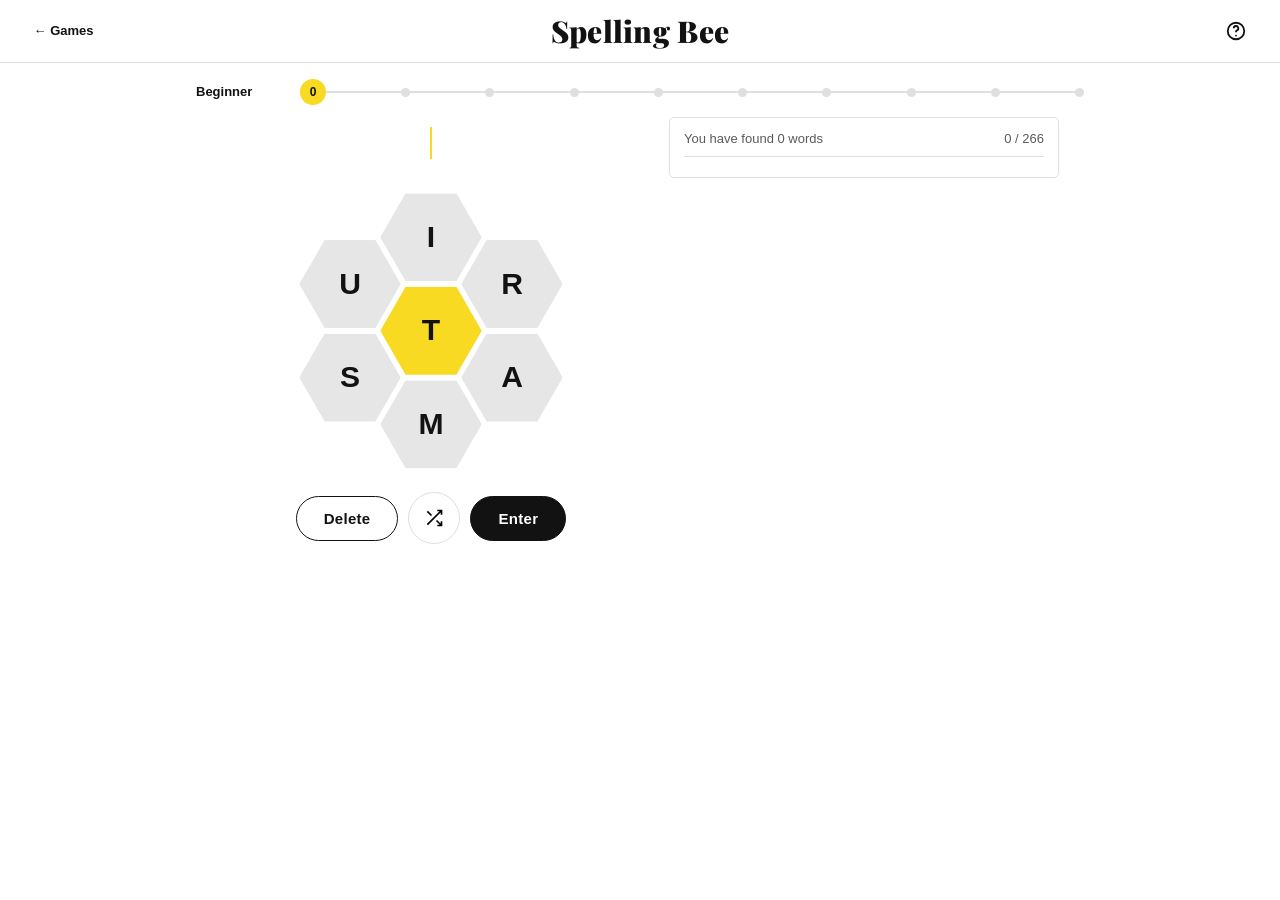
<file: games/honeycomb.html>
<!doctype html>
<html lang="en">
<head>
<meta charset="utf-8">
<meta name="viewport" content="width=device-width,initial-scale=1,viewport-fit=cover">
<title>Spelling Bee</title>
<link rel="icon" href="data:image/svg+xml,%3Csvg%20xmlns%3D%22http%3A%2F%2Fwww.w3.org%2F2000%2Fsvg%22%20viewBox%3D%220%200%2032%2032%22%3E%3Crect%20width%3D%2232%22%20height%3D%2232%22%20rx%3D%226%22%20fill%3D%22%23121212%22%2F%3E%3Crect%20x%3D%226%22%20y%3D%226%22%20width%3D%229%22%20height%3D%229%22%20fill%3D%22%236aaa64%22%2F%3E%3Crect%20x%3D%2217%22%20y%3D%226%22%20width%3D%229%22%20height%3D%229%22%20fill%3D%22%23f7da21%22%2F%3E%3Crect%20x%3D%226%22%20y%3D%2217%22%20width%3D%229%22%20height%3D%229%22%20fill%3D%22%23b0c4ef%22%2F%3E%3Crect%20x%3D%2217%22%20y%3D%2217%22%20width%3D%229%22%20height%3D%229%22%20fill%3D%22%23e8a0b8%22%2F%3E%3C%2Fsvg%3E">
<link rel="preconnect" href="https://fonts.googleapis.com">
<link rel="preconnect" href="https://fonts.gstatic.com" crossorigin>
<link href="https://fonts.googleapis.com/css2?family=Playfair+Display:wght@700;900&display=swap" rel="stylesheet">
<link rel="stylesheet" href="../assets/css/base.css">
<style>
  .gamestage.wide{max-width:920px}
  .hc-layout{display:flex;gap:28px;width:100%;align-items:flex-start;justify-content:center}
  .hc-left{flex:1;max-width:420px;display:flex;flex-direction:column;align-items:center;gap:16px}
  .hc-right{flex:1;max-width:390px}

  /* rank bar */
  .rank-row{display:flex;align-items:center;gap:10px;width:100%}
  .rank-name{font-size:13px;font-weight:700;min-width:94px}
  .rank-track{
    flex:1;height:2px;background:var(--rule);position:relative;
    display:flex;align-items:center;justify-content:space-between;
  }
  .rank-dot{width:9px;height:9px;border-radius:50%;background:var(--rule);z-index:1}
  .rank-dot.on{background:var(--c-bee)}
  .rank-dot.cur{
    width:26px;height:26px;background:var(--c-bee);
    display:grid;place-items:center;font-size:12px;font-weight:700;
  }

  /* typed word */
  .hc-input{
    height:52px;display:flex;align-items:center;justify-content:center;
    flex-wrap:nowrap;overflow:hidden;width:100%;
    font-family:var(--sans);font-size:32px;font-weight:800;letter-spacing:.04em;
    line-height:1;text-transform:uppercase;
  }
  .hc-input span{flex:0 0 auto}
  .hc-input .center{color:var(--c-bee);-webkit-text-stroke:.6px #b89a00}
  .hc-input .bad{color:var(--gray-light)}
  .caret{
    display:inline-block;width:2px;height:32px;background:var(--c-bee);
    animation:blink 1s step-end infinite;
  }
  @keyframes blink{50%{opacity:0}}

  /* hive */
  :root{--hexw:108px}
  .hive{position:relative;width:calc(var(--hexw) * 2.5);height:calc(var(--hexw) * 2.62);margin:4px 0}
  .hex{
    position:absolute;left:50%;top:50%;
    width:var(--hexw);height:calc(var(--hexw) * .866);
    margin-left:calc(var(--hexw) / -2);
    margin-top:calc(var(--hexw) * -.433);
    clip-path:polygon(25% 0%,75% 0%,100% 50%,75% 100%,25% 100%,0% 50%);
    background:#e6e6e6;border:none;cursor:pointer;
    display:grid;place-items:center;
    font-family:var(--sans);font-size:32px;font-weight:800;text-transform:uppercase;
    color:var(--ink);transition:transform .08s ease,filter .12s ease;
  }
  .hex{transform:scale(.94)}          /* small gap between neighbours */
  .hex:hover{filter:brightness(.9)}
  .hex:active{filter:brightness(.82)}
  .hex.center{background:var(--c-bee)}

  .hc-controls{display:flex;gap:10px;align-items:center;justify-content:center;flex-wrap:wrap}
  .hc-controls .btn{font-size:15px;padding:13px 27px}
  .circle-btn{
    width:52px;height:52px;border-radius:50%;border:1px solid var(--rule);
    background:#fff;cursor:pointer;display:grid;place-items:center;
  }
  .circle-btn:hover{background:var(--paper-tint)}

  /* found words */
  .found-box{border:1px solid var(--rule);border-radius:5px;padding:12px 14px;width:100%}
  .found-head{
    font-size:13px;color:var(--gray);border-bottom:1px solid var(--rule);
    padding-bottom:8px;margin-bottom:8px;display:flex;justify-content:space-between;
  }
  .found-words{
    display:flex;flex-wrap:wrap;gap:0 14px;max-height:270px;overflow:auto;
    column-count:2;column-gap:14px;display:block;
  }
  .found-words span{
    display:block;font-size:14px;padding:3px 0;border-bottom:1px solid #f0f0f0;
    text-transform:capitalize;break-inside:avoid;
  }
  .found-words span.pangram{font-weight:800;color:#b89a00}
  .found-words span.bonus{color:var(--gray-light);font-style:italic}
  @media (max-width:720px){
    :root{--hexw:82px}
    .hc-layout{flex-direction:column;align-items:center}
    .hc-right{max-width:390px;width:100%}
    .found-words{max-height:200px}
  }
</style>
</head>
<body>

<header class="gamebar">
  <div class="gamebar-left"><a class="backlink" href="../index.html">&larr; Games</a></div>
  <h1 class="gamebar-title">Spelling Bee</h1>
  <div class="gamebar-right">
    <button class="iconbtn" data-modal="howto" aria-label="How to play" title="How to play">
      <svg width="22" height="22" viewBox="0 0 24 24" fill="none" stroke="currentColor" stroke-width="2">
        <circle cx="12" cy="12" r="9"/><path d="M9.5 9a2.5 2.5 0 1 1 3.5 2.3c-.6.3-1 .9-1 1.7v.3"/>
        <circle cx="12" cy="17" r="1" fill="currentColor" stroke="none"/></svg>
    </button>
  </div>
</header>

<main class="gamestage wide">
  <div class="rank-row">
    <div class="rank-name" id="rank-name">Beginner</div>
    <div class="rank-track" id="rank-track"></div>
  </div>

  <div class="hc-layout">
    <div class="hc-left">
      <div class="hc-input" id="typed"><span class="caret"></span></div>
      <div class="hive" id="hive"></div>
      <div class="hc-controls">
        <button class="btn ghost small" id="delete">Delete</button>
        <button class="circle-btn" id="shuffle" aria-label="Shuffle letters" title="Shuffle">
          <svg width="20" height="20" viewBox="0 0 24 24" fill="none" stroke="currentColor" stroke-width="2">
            <path d="M16 3h5v5M4 20 21 3M21 16v5h-5M15 15l6 6M4 4l5 5"/></svg>
        </button>
        <button class="btn small" id="enter">Enter</button>
      </div>
    </div>

    <div class="hc-right">
      <div class="found-box">
        <div class="found-head">
          <span id="found-count">You have found 0 words</span>
          <span id="score-label">0</span>
        </div>
        <div class="found-words" id="found-words"></div>
      </div>
    </div>
  </div>
</main>

<div class="modal-backdrop" id="modal-howto" aria-hidden="true" role="dialog" aria-modal="true">
  <div class="modal modal-rules">
    <button class="iconbtn close" data-close aria-label="Close">&times;</button>
    <h2 style="text-align:center">How to play</h2>
    <p style="text-align:center">Make as many words as you can from seven letters.</p>
    <ul>
      <li>Words must be at least <b>four letters</b> long.</li>
      <li>Every word must include the <b style="color:#b89a00">centre letter</b>.</li>
      <li>Letters can be reused as often as you like.</li>
      <li>Four-letter words score 1 point. Longer words score one point per letter.</li>
      <li>A <b>pangram</b> uses all seven letters and scores 7 bonus points.</li>
      <li>Type on your keyboard or tap the hexagons.</li>
    </ul>
  </div>
</div>

<div class="modal-backdrop" id="modal-end" aria-hidden="true" role="dialog" aria-modal="true">
  <div class="modal">
    <button class="iconbtn close" data-close aria-label="Close">&times;</button>
    <h2 id="end-title">Queen Bee</h2>
    <p id="end-msg"></p>
    <hr>
    <button class="btn ghost" data-close>Keep playing</button>
  </div>
</div>

<script src="../data/puzzles.js"></script>
<script src="../data/dict-words.js"></script>
<script src="../assets/js/core.js"></script>
<script>
(function () {
  "use strict";

  var ID  = "honeycomb";
  var CFG = RT.puzzles.spellingBee;
  var CENTER = CFG.center.toUpperCase();
  var OUTER  = CFG.outer.map(function (c) { return c.toUpperCase(); });
  var ALL    = [CENTER].concat(OUTER);
  var LETTERSET = ALL.join("");

  var ANSWERS  = CFG.words.map(function (w) { return w.toUpperCase(); });
  var PANGRAMS = (CFG.pangrams || []).map(function (w) { return w.toUpperCase(); });

  function scoreWord(w) {
    var base = w.length === 4 ? 1 : w.length;
    var isPan = new Set(w.split("")).size === 7 &&
                w.split("").every(function (c) { return LETTERSET.indexOf(c) > -1; });
    return base + (isPan ? 7 : 0);
  }
  function isPangram(w) {
    return new Set(w.split("")).size === 7;
  }

  var MAX = ANSWERS.reduce(function (a, w) { return a + scoreWord(w); }, 0);

  var RANKS = [
    ["Beginner", 0], ["Good Start", 2], ["Moving Up", 5], ["Good", 8],
    ["Solid", 15], ["Nice", 25], ["Great", 40], ["Amazing", 50],
    ["Genius", 70], ["Queen Bee", 100]
  ].map(function (r) { return { name: r[0], need: Math.round(MAX * r[1] / 100) }; });

  var found = [];      // words found, in order
  var typed = "";
  var order = OUTER.slice();
  var reachedQueen = false;

  /* --------------------------------------------------------- rendering */
  var HEX_POS = [            // [fraction of hex width, fraction of hex height]
    [0, -1], [0.75, -0.5], [0.75, 0.5], [0, 1], [-0.75, 0.5], [-0.75, -0.5]
  ];

  function buildHive() {
    var hive = document.getElementById("hive");
    hive.innerHTML = "";

    function hex(letter, isCenter, pos) {
      var b = RT.el("button", "hex" + (isCenter ? " center" : ""), letter);
      b.type = "button";
      if (pos) {
        /* x is a fraction of the hex's width, y a fraction of its height,
           which is what translate() percentages are relative to. */
        b.style.transform = "translate(" + (pos[0] * 100) + "%," +
                            (pos[1] * 100) + "%) scale(.94)";
      }
      b.addEventListener("click", function () { press(letter); });
      hive.appendChild(b);
      return b;
    }

    hex(CENTER, true, null);
    order.forEach(function (l, i) { hex(l, false, HEX_POS[i]); });
  }

  function renderTyped() {
    var box = document.getElementById("typed");
    box.innerHTML = "";
    typed.split("").forEach(function (ch) {
      var cls = ch === CENTER ? "center" : (LETTERSET.indexOf(ch) > -1 ? "" : "bad");
      box.appendChild(RT.el("span", cls, ch));
    });
    box.appendChild(RT.el("span", "caret"));
  }

  function currentScore() {
    return found.reduce(function (a, w) {
      return a + (ANSWERS.indexOf(w) > -1 ? scoreWord(w) : 1);
    }, 0);
  }

  function rankIndex(score) {
    var idx = 0;
    RANKS.forEach(function (r, i) { if (score >= r.need) idx = i; });
    return idx;
  }

  function renderRank() {
    var score = currentScore();
    var idx = rankIndex(score);
    document.getElementById("rank-name").textContent = RANKS[idx].name;
    var track = document.getElementById("rank-track");
    track.innerHTML = "";
    RANKS.forEach(function (r, i) {
      var d = RT.el("div", "rank-dot" + (i < idx ? " on" : "") + (i === idx ? " on cur" : ""));
      if (i === idx) d.textContent = score;
      d.title = r.name + " (" + r.need + ")";
      track.appendChild(d);
    });
    document.getElementById("score-label").textContent = score + " / " + MAX;
  }

  function renderFound() {
    var list = document.getElementById("found-words");
    list.innerHTML = "";
    var sorted = found.slice().sort();
    sorted.forEach(function (w) {
      var known = ANSWERS.indexOf(w) > -1;
      var cls = known ? (isPangram(w) ? "pangram" : "") : "bonus";
      var s = RT.el("span", cls, w.toLowerCase());
      if (!known) s.title = "Bonus word, not on today's list";
      list.appendChild(s);
    });
    document.getElementById("found-count").textContent =
      "You have found " + found.length + (found.length === 1 ? " word" : " words");
  }

  function render() { renderTyped(); renderRank(); renderFound(); }

  /* ---------------------------------------------------------- gameplay */
  function press(ch) {
    if (LETTERSET.indexOf(ch) === -1) { shake(); return; }
    typed += ch;
    renderTyped();
  }

  function shake() {
    var box = document.getElementById("typed");
    box.classList.remove("shake"); void box.offsetWidth; box.classList.add("shake");
  }

  function submit() {
    var w = typed;
    typed = "";
    if (!w) return;

    if (w.length < 4)                      { RT.toast("Too short"); shake(); renderTyped(); return; }
    if (w.indexOf(CENTER) === -1)          { RT.toast("Missing centre letter"); shake(); renderTyped(); return; }
    if (found.indexOf(w) > -1)             { RT.toast("Already found"); renderTyped(); return; }

    var usesOnlyOurs = w.split("").every(function (c) { return LETTERSET.indexOf(c) > -1; });
    if (!usesOnlyOurs)                     { RT.toast("Bad letters"); shake(); renderTyped(); return; }

    var known = ANSWERS.indexOf(w) > -1;
    var bonus = !known && window.DICT && window.DICT.has(w);
    if (!known && !bonus)                  { RT.toast("Not in word list"); shake(); renderTyped(); return; }

    var before = rankIndex(currentScore());
    found.push(w);
    var pts = known ? scoreWord(w) : 1;

    if (known && isPangram(w)) { RT.toast("Pangram! +" + pts); RT.celebrate({ count: 70, duration: 2200 }); }
    else if (bonus)            { RT.toast("Bonus word +1"); }
    else                       { RT.toast("+" + pts); }

    render();
    save();

    var after = rankIndex(currentScore());
    if (after > before) {
      setTimeout(function () { RT.toast(RANKS[after].name + "!", 1400); }, 700);
    }
    if (!reachedQueen && currentScore() >= MAX) {
      reachedQueen = true;
      finish();
    }
  }

  function finish() {
    RT.saveState(ID, { status: "won" });
    RT.bumpStats(ID, true);
    RT.celebrate({ count: 180, duration: 4200 });
    setTimeout(function () {
      document.getElementById("end-msg").textContent =
        "You found every word on the list, all " + ANSWERS.length +
        " of them. That is the whole hive.";
      RT.modal("end").open();
    }, 800);
  }

  /* ------------------------------------------------------- persistence */
  function signature() { return CENTER + OUTER.slice().sort().join(""); }
  function save() {
    RT.saveState(ID, {
      status: currentScore() >= MAX ? "won" : (found.length ? "progress" : "new"),
      found: found, sig: signature()
    });
  }
  function load() {
    var st = RT.gameState(ID);
    if (!st.found || st.sig !== signature()) { RT.resetState(ID); return; }
    found = st.found;
    reachedQueen = currentScore() >= MAX;
  }

  /* -------------------------------------------------------------- boot */
  RT.ready(function () {
    load();
    buildHive();
    render();

    document.getElementById("enter").addEventListener("click", submit);
    document.getElementById("delete").addEventListener("click", function () {
      typed = typed.slice(0, -1); renderTyped();
    });
    document.getElementById("shuffle").addEventListener("click", function () {
      order = RT.shuffle(order); buildHive();
    });

    document.addEventListener("keydown", function (e) {
      if (e.metaKey || e.ctrlKey || e.altKey) return;
      if (RT.$(".modal-backdrop.open")) return;
      if (e.key === "Enter")          { e.preventDefault(); submit(); }
      else if (e.key === "Backspace") { e.preventDefault(); typed = typed.slice(0, -1); renderTyped(); }
      else if (e.key === " ")         { e.preventDefault(); order = RT.shuffle(order); buildHive(); }
      else if (/^[a-zA-Z]$/.test(e.key)) { press(e.key.toUpperCase()); }
    });
  });
})();
</script>
</body>
</html>
</file>
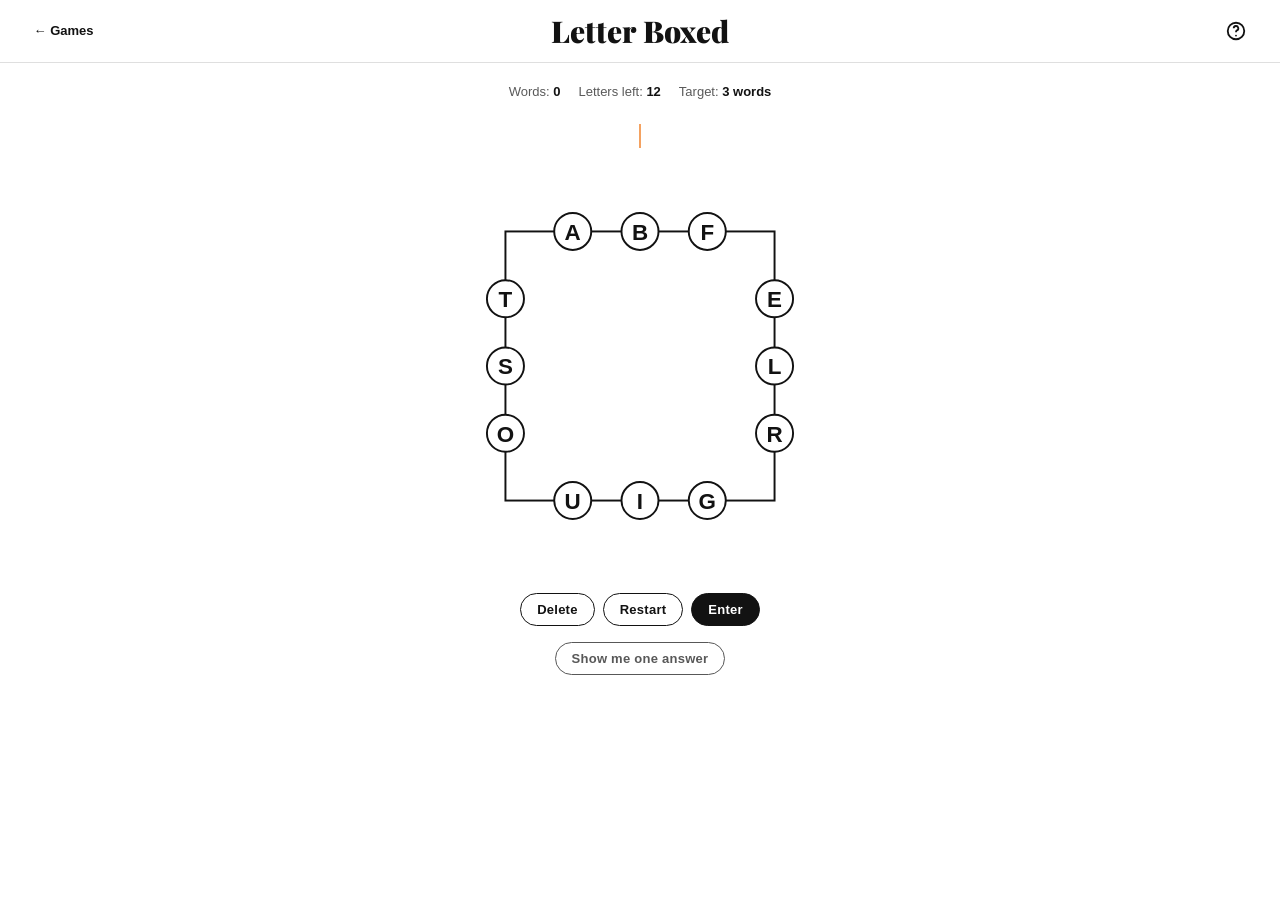
<file: games/letterbox.html>
<!doctype html>
<html lang="en">
<head>
<meta charset="utf-8">
<meta name="viewport" content="width=device-width,initial-scale=1,viewport-fit=cover">
<title>Letter Boxed</title>
<link rel="icon" href="data:image/svg+xml,%3Csvg%20xmlns%3D%22http%3A%2F%2Fwww.w3.org%2F2000%2Fsvg%22%20viewBox%3D%220%200%2032%2032%22%3E%3Crect%20width%3D%2232%22%20height%3D%2232%22%20rx%3D%226%22%20fill%3D%22%23121212%22%2F%3E%3Crect%20x%3D%226%22%20y%3D%226%22%20width%3D%229%22%20height%3D%229%22%20fill%3D%22%236aaa64%22%2F%3E%3Crect%20x%3D%2217%22%20y%3D%226%22%20width%3D%229%22%20height%3D%229%22%20fill%3D%22%23f7da21%22%2F%3E%3Crect%20x%3D%226%22%20y%3D%2217%22%20width%3D%229%22%20height%3D%229%22%20fill%3D%22%23b0c4ef%22%2F%3E%3Crect%20x%3D%2217%22%20y%3D%2217%22%20width%3D%229%22%20height%3D%229%22%20fill%3D%22%23e8a0b8%22%2F%3E%3C%2Fsvg%3E">
<link rel="preconnect" href="https://fonts.googleapis.com">
<link rel="preconnect" href="https://fonts.gstatic.com" crossorigin>
<link href="https://fonts.googleapis.com/css2?family=Playfair+Display:wght@700;900&display=swap" rel="stylesheet">
<link rel="stylesheet" href="../assets/css/base.css">
<style>
  .lb-typed{
    min-height:38px;display:grid;place-items:center;
    font-family:var(--sans);font-size:24px;font-weight:800;letter-spacing:.09em;
    text-transform:uppercase;
  }
  .lb-typed .caret{
    display:inline-block;width:2px;height:24px;background:var(--c-letterboxed);
    vertical-align:-4px;animation:blink 1s step-end infinite;
  }
  @keyframes blink{50%{opacity:0}}
  .lb-board{width:min(390px,88vw);aspect-ratio:1}
  .lb-board svg{width:100%;height:100%;display:block;touch-action:manipulation}
  .lb-dot{cursor:pointer}
  .lb-dot circle{transition:fill .15s ease}
  .lb-dot text{
    font-family:var(--sans);font-size:23px;font-weight:800;
    text-anchor:middle;dominant-baseline:central;pointer-events:none;
    text-transform:uppercase;
  }
  .lb-stats{
    display:flex;gap:18px;justify-content:center;font-size:13px;color:var(--gray);
  }
  .lb-stats b{color:var(--ink)}
  .lb-chain{
    display:flex;flex-wrap:wrap;gap:6px;justify-content:center;
    font-family:var(--sans);font-size:13px;font-weight:700;letter-spacing:.05em;
  }
  .lb-chain span{
    padding:5px 11px;border-radius:999px;background:#fdeee1;border:1px solid #f0c9a6;
  }
  .lb-controls{display:flex;gap:8px;justify-content:center;flex-wrap:wrap}
</style>
</head>
<body>

<header class="gamebar">
  <div class="gamebar-left"><a class="backlink" href="../index.html">&larr; Games</a></div>
  <h1 class="gamebar-title">Letter Boxed</h1>
  <div class="gamebar-right">
    <button class="iconbtn" data-modal="howto" aria-label="How to play" title="How to play">
      <svg width="22" height="22" viewBox="0 0 24 24" fill="none" stroke="currentColor" stroke-width="2">
        <circle cx="12" cy="12" r="9"/><path d="M9.5 9a2.5 2.5 0 1 1 3.5 2.3c-.6.3-1 .9-1 1.7v.3"/>
        <circle cx="12" cy="17" r="1" fill="currentColor" stroke="none"/></svg>
    </button>
  </div>
</header>

<main class="gamestage">
  <div class="lb-stats">
    <span>Words: <b id="wordcount">0</b></span>
    <span>Letters left: <b id="lettersleft">12</b></span>
    <span>Target: <b id="target">2 words</b></span>
  </div>

  <div class="lb-typed" id="typed"><span class="caret"></span></div>
  <div class="lb-board"><svg id="board" viewBox="0 0 400 400" role="img" aria-label="Letter box"></svg></div>

  <div class="lb-chain" id="chain"></div>

  <div class="lb-controls">
    <button class="btn ghost small" id="delete">Delete</button>
    <button class="btn ghost small" id="restart">Restart</button>
    <button class="btn small" id="enter">Enter</button>
  </div>
  <button class="btn ghost small" id="reveal" style="opacity:.7">Show me one answer</button>
</main>

<div class="modal-backdrop" id="modal-howto" aria-hidden="true" role="dialog" aria-modal="true">
  <div class="modal modal-rules">
    <button class="iconbtn close" data-close aria-label="Close">&times;</button>
    <h2 style="text-align:center">How to play</h2>
    <p style="text-align:center">Use all twelve letters in as few words as you can.</p>
    <ul>
      <li>Make a word by clicking letters, or just type.</li>
      <li>Two letters in a row may never come from the <b>same side</b> of the square.</li>
      <li>Each new word must <b>start with the letter the last word ended on</b>.</li>
      <li>Letters can be used more than once.</li>
      <li>You win when every one of the twelve letters has been used at least once.</li>
    </ul>
  </div>
</div>

<div class="modal-backdrop" id="modal-end" aria-hidden="true" role="dialog" aria-modal="true">
  <div class="modal">
    <button class="iconbtn close" data-close aria-label="Close">&times;</button>
    <h2>All twelve</h2>
    <p id="end-msg"></p>
    <hr>
    <button class="btn ghost" id="replay">Play again</button>
  </div>
</div>

<script src="../data/puzzles.js"></script>
<script src="../data/dict-words.js"></script>
<script src="../assets/js/core.js"></script>
<script>
(function () {
  "use strict";

  var ID  = "letterbox";
  var CFG = RT.puzzles.letterBoxed;
  var SIDES = CFG.sides.map(function (s) {
    return s.map(function (c) { return c.toUpperCase(); });
  });

  var sideOf = {};      // letter -> side index
  SIDES.forEach(function (s, i) { s.forEach(function (ch) { sideOf[ch] = i; }); });
  var ALL = SIDES.reduce(function (a, s) { return a.concat(s); }, []);

  var chain = [];       // words played
  var typed = "";
  var over  = false;

  /* Geometry: a 400x400 board, letters spaced along each edge. */
  var M = 62, S = 400 - M * 2;                 // margin, side length
  var T = [M + S * 0.25, M + S * 0.5, M + S * 0.75];
  function pos(side, i) {
    if (side === 0) return { x: T[i], y: M };            // top
    if (side === 1) return { x: 400 - M, y: T[i] };      // right
    if (side === 2) return { x: T[2 - i], y: 400 - M };  // bottom
    return { x: M, y: T[2 - i] };                        // left
  }
  var POS = {};
  SIDES.forEach(function (s, si) { s.forEach(function (ch, i) { POS[ch] = pos(si, i); }); });

  var svg = document.getElementById("board");
  var NS = "http://www.w3.org/2000/svg";
  function mk(tag, attrs) {
    var e = document.createElementNS(NS, tag);
    Object.keys(attrs || {}).forEach(function (k) { e.setAttribute(k, attrs[k]); });
    return e;
  }

  function usedLetters() {
    var set = {};
    chain.concat(typed ? [typed] : []).forEach(function (w) {
      w.split("").forEach(function (ch) { set[ch] = true; });
    });
    return set;
  }

  /* --------------------------------------------------------- rendering */
  function draw() {
    svg.innerHTML = "";
    var used = usedLetters();

    svg.appendChild(mk("rect", {
      x: M, y: M, width: S, height: S,
      fill: "none", stroke: "#121212", "stroke-width": 2
    }));

    /* lines for words already played */
    chain.forEach(function (w) {
      svg.appendChild(mk("path", {
        d: pathFor(w), fill: "none", stroke: "#e8c4a0",
        "stroke-width": 2.5, "stroke-linejoin": "round", "stroke-linecap": "round"
      }));
    });
    /* line for the word being typed */
    if (typed.length > 1) {
      svg.appendChild(mk("path", {
        d: pathFor(typed), fill: "none", stroke: "#e07b39",
        "stroke-width": 3, "stroke-linejoin": "round", "stroke-linecap": "round"
      }));
    }

    ALL.forEach(function (ch) {
      var p = POS[ch];
      var g = mk("g", { class: "lb-dot" });
      var isTypedLast = typed && typed[typed.length - 1] === ch;
      g.appendChild(mk("circle", {
        cx: p.x, cy: p.y, r: 19,
        fill: isTypedLast ? "#e07b39" : (used[ch] ? "#121212" : "#ffffff"),
        stroke: "#121212", "stroke-width": 2
      }));
      var t = mk("text", {
        x: p.x, y: p.y + 1,
        fill: (isTypedLast || used[ch]) ? "#ffffff" : "#121212"
      });
      t.textContent = ch;
      g.appendChild(t);
      g.addEventListener("click", function () { press(ch); });
      svg.appendChild(g);
    });
  }

  function pathFor(w) {
    return w.split("").map(function (ch, i) {
      var p = POS[ch];
      if (!p) return "";
      return (i ? "L" : "M") + p.x + " " + p.y;
    }).join(" ");
  }

  function renderTyped() {
    var box = document.getElementById("typed");
    box.textContent = typed;
    box.appendChild(RT.el("span", "caret"));
  }

  function render() {
    draw();
    renderTyped();
    var used = Object.keys(usedLetters()).filter(function (c) { return ALL.indexOf(c) > -1; });
    document.getElementById("wordcount").textContent = chain.length;
    document.getElementById("lettersleft").textContent = ALL.length - used.length;
    document.getElementById("target").textContent =
      (CFG.maxWords || 2) + " word" + ((CFG.maxWords || 2) === 1 ? "" : "s");

    var c = document.getElementById("chain");
    c.innerHTML = "";
    chain.forEach(function (w) { c.appendChild(RT.el("span", null, w)); });
  }

  /* ---------------------------------------------------------- gameplay */
  function shake() {
    var box = document.getElementById("typed");
    box.classList.remove("shake"); void box.offsetWidth; box.classList.add("shake");
  }

  function press(ch) {
    if (over) return;
    if (ALL.indexOf(ch) === -1) { RT.toast("That letter isn't on the board"); shake(); return; }
    if (typed.length && sideOf[typed[typed.length - 1]] === sideOf[ch]) {
      RT.toast("Not twice from the same side");
      shake();
      return;
    }
    if (!typed.length && chain.length) {
      var need = chain[chain.length - 1].slice(-1);
      if (ch !== need) {
        RT.toast("Next word must start with " + need);
        shake();
        return;
      }
    }
    typed += ch;
    render();
  }

  function submit() {
    if (over) return;
    var w = typed;
    if (w.length < 3) { RT.toast("Words must be at least three letters"); shake(); return; }
    if (!(window.DICT && window.DICT.has(w))) { RT.toast("Not in word list"); shake(); return; }

    chain.push(w);
    typed = "";
    render();
    save();

    var used = Object.keys(usedLetters()).filter(function (c) { return ALL.indexOf(c) > -1; });
    if (used.length === ALL.length) finish();
    else RT.toast(w + ", " + (ALL.length - used.length) + " letters to go");
  }

  function finish() {
    over = true;
    RT.saveState(ID, { status: "won", chain: chain, sig: signature() });
    RT.bumpStats(ID, true);
    RT.celebrate();
    setTimeout(function () {
      var target = CFG.maxWords || 2;
      document.getElementById("end-msg").textContent =
        "Every letter used in " + chain.length + " word" + (chain.length === 1 ? "" : "s") +
        (chain.length <= target ? ". That matches the target exactly." :
         ". The target was " + target + ", but a win is a win.");
      RT.modal("end").open();
    }, 600);
  }

  /* ------------------------------------------------------- persistence */
  function signature() { return SIDES.map(function (s) { return s.join(""); }).join("|"); }
  function save() {
    RT.saveState(ID, {
      status: over ? "won" : (chain.length ? "progress" : "new"),
      chain: chain, sig: signature()
    });
  }
  function load() {
    var st = RT.gameState(ID);
    if (!st.chain || st.sig !== signature()) { RT.resetState(ID); return; }
    chain = st.chain;
    over  = st.status === "won";
  }

  /* -------------------------------------------------------------- boot */
  RT.ready(function () {
    load();
    render();

    document.getElementById("enter").addEventListener("click", submit);
    document.getElementById("delete").addEventListener("click", function () {
      typed = typed.slice(0, -1); render();
    });
    document.getElementById("restart").addEventListener("click", function () {
      if (!confirm("Clear the chain and start again?")) return;
      chain = []; typed = ""; over = false;
      render(); save();
    });
    document.getElementById("reveal").addEventListener("click", function () {
      var sol = (CFG.solution || []).join(" → ");
      RT.toast(sol ? "One answer: " + sol : "No answer recorded", 4200);
    });
    document.getElementById("replay").addEventListener("click", function () {
      RT.resetState(ID);
      chain = []; typed = ""; over = false;
      render();
      RT.modal("end").close();
    });

    document.addEventListener("keydown", function (e) {
      if (e.metaKey || e.ctrlKey || e.altKey) return;
      if (RT.$(".modal-backdrop.open")) return;
      if (e.key === "Enter")          { e.preventDefault(); submit(); }
      else if (e.key === "Backspace") { e.preventDefault(); typed = typed.slice(0, -1); render(); }
      else if (/^[a-zA-Z]$/.test(e.key)) { press(e.key.toUpperCase()); }
    });
  });
})();
</script>
</body>
</html>
</file>
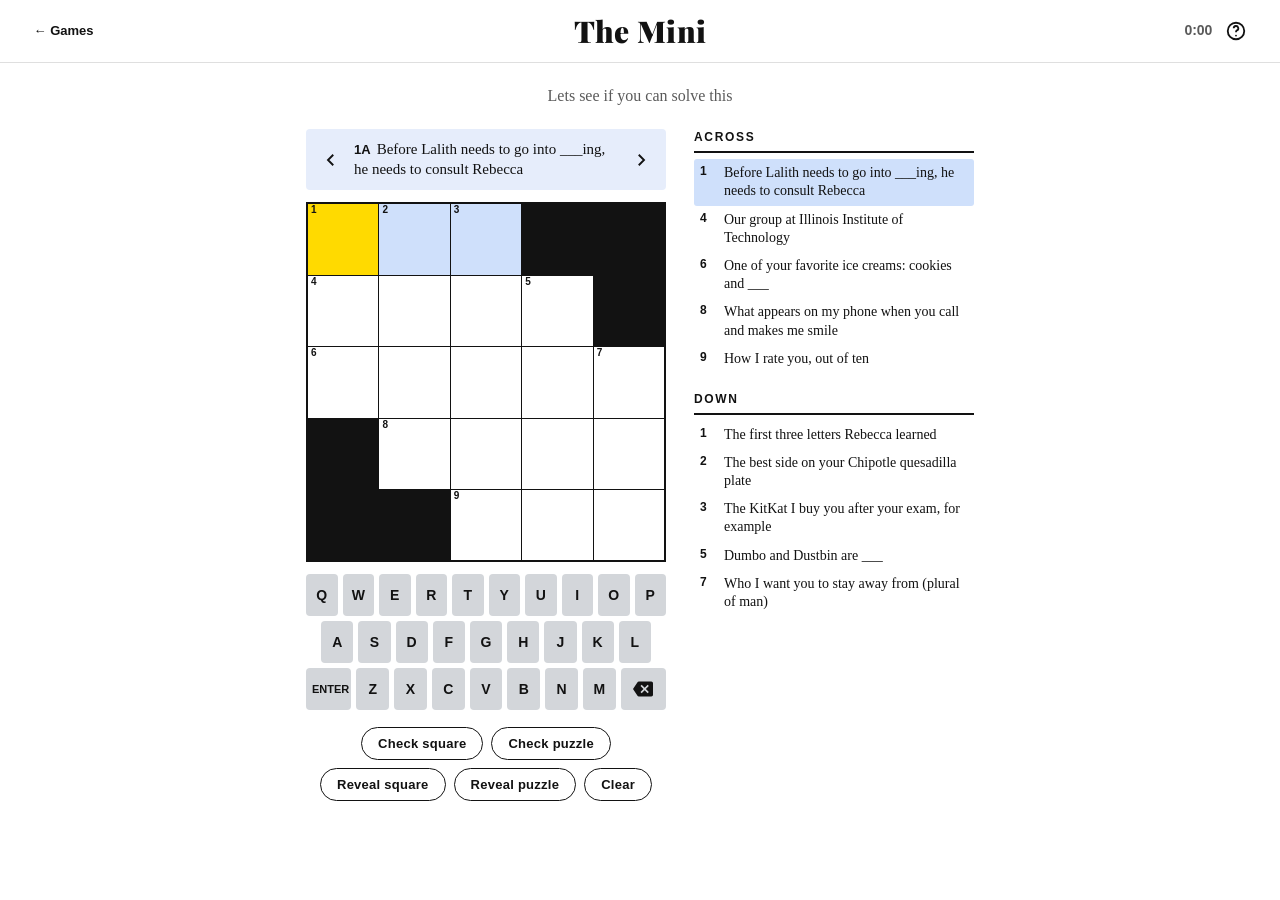
<file: games/mini.html>
<!doctype html>
<html lang="en">
<head>
<meta charset="utf-8">
<meta name="viewport" content="width=device-width,initial-scale=1,viewport-fit=cover">
<title>The Mini</title>
<link rel="icon" href="data:image/svg+xml,%3Csvg%20xmlns%3D%22http%3A%2F%2Fwww.w3.org%2F2000%2Fsvg%22%20viewBox%3D%220%200%2032%2032%22%3E%3Crect%20width%3D%2232%22%20height%3D%2232%22%20rx%3D%226%22%20fill%3D%22%23121212%22%2F%3E%3Crect%20x%3D%226%22%20y%3D%226%22%20width%3D%229%22%20height%3D%229%22%20fill%3D%22%236aaa64%22%2F%3E%3Crect%20x%3D%2217%22%20y%3D%226%22%20width%3D%229%22%20height%3D%229%22%20fill%3D%22%23f7da21%22%2F%3E%3Crect%20x%3D%226%22%20y%3D%2217%22%20width%3D%229%22%20height%3D%229%22%20fill%3D%22%23b0c4ef%22%2F%3E%3Crect%20x%3D%2217%22%20y%3D%2217%22%20width%3D%229%22%20height%3D%229%22%20fill%3D%22%23e8a0b8%22%2F%3E%3C%2Fsvg%3E">
<link rel="preconnect" href="https://fonts.googleapis.com">
<link rel="preconnect" href="https://fonts.gstatic.com" crossorigin>
<link href="https://fonts.googleapis.com/css2?family=Playfair+Display:wght@700;900&display=swap" rel="stylesheet">
<link rel="stylesheet" href="../assets/css/base.css">
<style>
  .xw-layout{display:flex;gap:28px;align-items:flex-start;justify-content:center;width:100%}
  .mini-intro{font-family:var(--serif-text);font-size:16px;color:var(--gray);text-align:center;margin:2px 0 6px}
  .xw-main{flex:0 0 auto;display:flex;flex-direction:column;gap:12px;align-items:center}
  .xw-clues{flex:1;max-width:280px;display:flex;flex-direction:column;gap:18px}

  .clue-bar{
    display:flex;align-items:center;gap:10px;width:360px;max-width:100%;
    background:#e6edfb;border-radius:4px;padding:11px 12px;min-height:52px;
  }
  .clue-bar .arrow{
    background:none;border:none;cursor:pointer;color:var(--ink);
    padding:2px 4px;display:grid;place-items:center;
  }
  .clue-bar .text{
    flex:1;font-family:var(--serif-text);font-size:15px;line-height:1.3;
  }
  .clue-bar .text b{font-family:var(--sans);font-size:13px;margin-right:6px}

  .xw-grid{
    display:grid;width:360px;max-width:92vw;
    border:2px solid var(--ink);background:var(--ink);gap:1px;
  }
  .sq{
    position:relative;aspect-ratio:1;background:#fff;
    display:grid;place-items:center;cursor:pointer;
    font-family:var(--sans);font-size:28px;font-weight:600;text-transform:uppercase;
    user-select:none;
  }
  .sq.block{background:var(--ink);cursor:default}
  .sq.hl{background:#cfe0fb}
  .sq.cur{background:#ffda00}
  .sq .num{
    position:absolute;top:1px;left:3px;
    font-size:10px;font-weight:700;line-height:1;color:var(--ink);
  }
  .sq .val{line-height:1;margin-top:4px}
  .sq.wrong .val{color:#c33}
  .sq.revealed .val{color:#1a6ec4}
  .sq::after{
    content:"";position:absolute;top:2px;right:2px;
    width:0;height:0;border-top:9px solid transparent;border-right:9px solid #c33;
    opacity:0;
  }
  .sq.marked-wrong::after{opacity:1}

  .clue-col h3{
    font-family:var(--sans);font-size:12px;letter-spacing:.14em;text-transform:uppercase;
    border-bottom:2px solid var(--ink);padding-bottom:5px;margin:0 0 6px;
  }
  .clue-col ol{list-style:none;margin:0;padding:0}
  .clue-col li{
    display:flex;gap:8px;padding:5px 6px;cursor:pointer;border-radius:3px;
    font-family:var(--serif-text);font-size:14px;line-height:1.3;
  }
  .clue-col li:hover{background:var(--paper-tint)}
  .clue-col li.active{background:#cfe0fb}
  .clue-col li b{font-family:var(--sans);font-size:12px;min-width:16px}
  .clue-col li.done{color:var(--gray-light)}

  /* pinned to the grid width so it wraps instead of stretching the column */
  .xw-keyboard{width:360px;max-width:100%}
  .xw-keyboard .key{height:42px}
  .xw-keyboard .key:not(.wide):not(.spacer){font-size:14px}
  .xw-keyboard .kb-row{margin-bottom:5px;gap:5px}
  .xw-tools{display:flex;gap:8px;flex-wrap:wrap;justify-content:center;
    width:360px;max-width:100%}
  @media (max-width:760px){
    .xw-layout{flex-direction:column;align-items:center}
    .xw-main{width:100%;max-width:360px}
    .clue-bar,.xw-grid,.xw-keyboard,.xw-tools{width:100%;max-width:100%}
    .xw-clues{max-width:340px;width:100%;flex-direction:row;gap:14px}
    .clue-col{flex:1}
  }
</style>
</head>
<body>

<header class="gamebar">
  <div class="gamebar-left"><a class="backlink" href="../index.html">&larr; Games</a></div>
  <h1 class="gamebar-title">The Mini</h1>
  <div class="gamebar-right">
    <span id="timer" style="font-size:14px;font-weight:700;color:var(--gray);min-width:44px;text-align:right"></span>
    <button class="iconbtn" data-modal="howto" aria-label="How to play" title="How to play">
      <svg width="22" height="22" viewBox="0 0 24 24" fill="none" stroke="currentColor" stroke-width="2">
        <circle cx="12" cy="12" r="9"/><path d="M9.5 9a2.5 2.5 0 1 1 3.5 2.3c-.6.3-1 .9-1 1.7v.3"/>
        <circle cx="12" cy="17" r="1" fill="currentColor" stroke="none"/></svg>
    </button>
  </div>
</header>

<main class="gamestage wide">
  <p class="mini-intro">Lets see if you can solve this</p>
  <div class="xw-layout">
    <div class="xw-main">
      <div class="clue-bar">
        <button class="arrow" id="prev-clue" aria-label="Previous clue">
          <svg width="18" height="18" viewBox="0 0 24 24" fill="none" stroke="currentColor" stroke-width="2.5">
            <path d="M15 5l-7 7 7 7"/></svg>
        </button>
        <div class="text" id="clue-text"></div>
        <button class="arrow" id="next-clue" aria-label="Next clue">
          <svg width="18" height="18" viewBox="0 0 24 24" fill="none" stroke="currentColor" stroke-width="2.5">
            <path d="M9 5l7 7-7 7"/></svg>
        </button>
      </div>

      <div class="xw-grid" id="grid"></div>
      <div class="xw-keyboard" id="keyboard" aria-label="Crossword keyboard"></div>

      <div class="xw-tools">
        <button class="btn ghost small" id="check-sq">Check square</button>
        <button class="btn ghost small" id="check-all">Check puzzle</button>
        <button class="btn ghost small" id="reveal-sq">Reveal square</button>
        <button class="btn ghost small" id="reveal-all">Reveal puzzle</button>
        <button class="btn ghost small" id="clear-all">Clear</button>
      </div>
    </div>

    <div class="xw-clues">
      <div class="clue-col"><h3>Across</h3><ol id="list-across"></ol></div>
      <div class="clue-col"><h3>Down</h3><ol id="list-down"></ol></div>
    </div>
  </div>
</main>

<div class="modal-backdrop" id="modal-howto" aria-hidden="true" role="dialog" aria-modal="true">
  <div class="modal modal-rules">
    <button class="iconbtn close" data-close aria-label="Close">&times;</button>
    <h2 style="text-align:center">How to play</h2>
    <ul>
      <li>Click a square and start typing.</li>
      <li>Click the same square again to switch between Across and Down.</li>
      <li>Arrow keys move around; Tab jumps to the next clue.</li>
      <li>Every white square belongs to an Across and a Down answer.</li>
      <li>Stuck? The buttons underneath will check or reveal.</li>
    </ul>
  </div>
</div>

<div class="modal-backdrop" id="modal-end" aria-hidden="true" role="dialog" aria-modal="true">
  <div class="modal">
    <button class="iconbtn close" data-close aria-label="Close">&times;</button>
    <h2>Solved</h2>
    <p id="end-msg"></p>
    <hr>
    <button class="btn ghost" id="replay">Clear and play again</button>
  </div>
</div>

<script src="../data/puzzles.js"></script>
<script src="../assets/js/core.js"></script>
<script>
(function () {
  "use strict";

  var ID  = "mini";
  var CFG = RT.puzzles.mini;
  var SOL = CFG.grid.map(function (row) { return row.toUpperCase().split(""); });
  var ROWS = SOL.length, COLS = SOL[0].length;

  function isBlock(r, c) { return SOL[r][c] === "#"; }

  /* ------------------------------------------------- numbering & words */
  /* Work out clue numbers exactly the way a crossword does: a square gets a
     number if it begins an across word or a down word. */
  var numbers = {};          // "r,c" -> number
  var words   = { across: [], down: [] };

  (function buildWords() {
    var n = 0;
    for (var r = 0; r < ROWS; r++) {
      for (var c = 0; c < COLS; c++) {
        if (isBlock(r, c)) continue;
        var startAcross = (c === 0 || isBlock(r, c - 1)) &&
                          (c + 1 < COLS && !isBlock(r, c + 1));
        var startDown   = (r === 0 || isBlock(r - 1, c)) &&
                          (r + 1 < ROWS && !isBlock(r + 1, c));
        if (!startAcross && !startDown) continue;
        n++;
        numbers[r + "," + c] = n;
        if (startAcross) {
          var cellsA = [];
          for (var cc = c; cc < COLS && !isBlock(r, cc); cc++) cellsA.push([r, cc]);
          words.across.push({ num: n, cells: cellsA });
        }
        if (startDown) {
          var cellsD = [];
          for (var rr = r; rr < ROWS && !isBlock(rr, c); rr++) cellsD.push([rr, c]);
          words.down.push({ num: n, cells: cellsD });
        }
      }
    }
  })();

  function clueTextFor(dir, num) {
    var list = dir === "across" ? (CFG.across || []) : (CFG.down || []);
    var hit = list.filter(function (x) { return x.num === num; })[0];
    return hit ? hit.clue : "(no clue set)";
  }

  /* ----------------------------------------------------------- state */
  var entries = {};          // "r,c" -> letter typed
  var marks   = {};          // "r,c" -> "wrong" | "revealed"
  var cur     = null;        // [r,c]
  var dir     = "across";
  var solved  = false;
  var started = null, elapsed = 0, ticker = null;

  var gridEl = document.getElementById("grid");
  var squares = {};

  function K(r, c) { return r + "," + c; }

  function firstOpen() {
    for (var r = 0; r < ROWS; r++)
      for (var c = 0; c < COLS; c++)
        if (!isBlock(r, c)) return [r, c];
    return null;
  }

  function wordAt(r, c, d) {
    var list = words[d];
    for (var i = 0; i < list.length; i++) {
      var w = list[i];
      for (var j = 0; j < w.cells.length; j++) {
        if (w.cells[j][0] === r && w.cells[j][1] === c) return w;
      }
    }
    return null;
  }

  /* -------------------------------------------------------- rendering */
  function build() {
    gridEl.style.gridTemplateColumns = "repeat(" + COLS + ",1fr)";
    gridEl.innerHTML = "";
    for (var r = 0; r < ROWS; r++) {
      for (var c = 0; c < COLS; c++) {
        var sq = RT.el("div", "sq" + (isBlock(r, c) ? " block" : ""));
        sq.dataset.r = r; sq.dataset.c = c;
        if (!isBlock(r, c)) {
          if (numbers[K(r, c)]) sq.appendChild(RT.el("span", "num", numbers[K(r, c)]));
          sq.appendChild(RT.el("span", "val", ""));
          (function (r, c) {
            sq.addEventListener("click", function () { select(r, c, true); });
          })(r, c);
        }
        gridEl.appendChild(sq);
        squares[K(r, c)] = sq;
      }
    }
  }

  function paint() {
    var word = cur ? wordAt(cur[0], cur[1], dir) : null;
    var inWord = {};
    if (word) word.cells.forEach(function (p) { inWord[K(p[0], p[1])] = true; });

    for (var r = 0; r < ROWS; r++) {
      for (var c = 0; c < COLS; c++) {
        if (isBlock(r, c)) continue;
        var sq = squares[K(r, c)];
        sq.classList.toggle("hl", !!inWord[K(r, c)]);
        sq.classList.toggle("cur", !!cur && cur[0] === r && cur[1] === c);
        sq.classList.toggle("marked-wrong", marks[K(r, c)] === "wrong");
        sq.classList.toggle("revealed", marks[K(r, c)] === "revealed");
        sq.querySelector(".val").textContent = entries[K(r, c)] || "";
      }
    }

    if (word) {
      var clueBar = document.getElementById("clue-text");
      clueBar.textContent = "";
      clueBar.appendChild(RT.el("b", null, word.num + (dir === "across" ? "A" : "D")));
      clueBar.appendChild(document.createTextNode(clueTextFor(dir, word.num)));
    }
    paintLists(word);
  }

  function wordFilled(w) {
    return w.cells.every(function (p) { return !!entries[K(p[0], p[1])]; });
  }

  function paintLists(activeWord) {
    ["across", "down"].forEach(function (d) {
      var ol = document.getElementById("list-" + d);
      ol.innerHTML = "";
      words[d].forEach(function (w) {
        var li = RT.el("li");
        li.appendChild(RT.el("b", null, String(w.num)));
        li.appendChild(RT.el("span", null, clueTextFor(d, w.num)));
        if (wordFilled(w)) li.classList.add("done");
        if (activeWord && d === dir && w.num === activeWord.num) li.classList.add("active");
        li.addEventListener("click", function () {
          dir = d;
          select(w.cells[0][0], w.cells[0][1], false);
        });
        ol.appendChild(li);
      });
    });
  }

  /* --------------------------------------------------------- movement */
  function select(r, c, toggle) {
    if (isBlock(r, c)) return;
    if (toggle && cur && cur[0] === r && cur[1] === c) {
      var other = dir === "across" ? "down" : "across";
      if (wordAt(r, c, other)) dir = other;
    } else if (!wordAt(r, c, dir)) {
      dir = dir === "across" ? "down" : "across";
    }
    cur = [r, c];
    paint();
  }

  function step(delta) {
    if (!cur) return;
    var w = wordAt(cur[0], cur[1], dir);
    if (!w) return;
    var i = w.cells.findIndex(function (p) { return p[0] === cur[0] && p[1] === cur[1]; });
    var j = i + delta;
    if (j >= 0 && j < w.cells.length) { cur = w.cells[j].slice(); paint(); }
  }

  function advanceSmart() {
    /* Move to the next empty square in this word; if the word is full,
       jump to the next word with a gap. */
    var w = wordAt(cur[0], cur[1], dir);
    if (!w) return;
    var i = w.cells.findIndex(function (p) { return p[0] === cur[0] && p[1] === cur[1]; });
    for (var j = i + 1; j < w.cells.length; j++) {
      if (!entries[K(w.cells[j][0], w.cells[j][1])]) {
        cur = w.cells[j].slice(); paint(); return;
      }
    }
    if (i + 1 < w.cells.length) { cur = w.cells[i + 1].slice(); paint(); return; }
    nextClue(1, true);
  }

  function nextClue(delta, preferEmpty) {
    var list = words[dir];
    var w = wordAt(cur[0], cur[1], dir);
    var i = list.findIndex(function (x) { return x.num === w.num; });
    for (var n = 1; n <= list.length; n++) {
      var j = ((i + delta * n) % list.length + list.length) % list.length;
      var cand = list[j];
      if (!preferEmpty || !wordFilled(cand)) {
        var target = cand.cells.filter(function (p) { return !entries[K(p[0], p[1])]; })[0]
                   || cand.cells[0];
        cur = target.slice();
        paint();
        return;
      }
    }
    /* everything in this direction is full, hop to the other direction */
    dir = dir === "across" ? "down" : "across";
    cur = words[dir][0].cells[0].slice();
    paint();
  }

  function moveArrow(dr, dc) {
    if (!cur) return;
    var wanted = dr !== 0 ? "down" : "across";
    if (dir !== wanted && wordAt(cur[0], cur[1], wanted)) { dir = wanted; paint(); return; }
    var r = cur[0] + dr, c = cur[1] + dc;
    while (r >= 0 && r < ROWS && c >= 0 && c < COLS) {
      if (!isBlock(r, c)) { cur = [r, c]; paint(); return; }
      r += dr; c += dc;
    }
  }

  /* ---------------------------------------------------------- typing */
  function type(ch) {
    if (!cur || solved) return;
    entries[K(cur[0], cur[1])] = ch;
    delete marks[K(cur[0], cur[1])];
    startTimer();
    advanceSmart();
    save();
    checkSolved();
  }

  function backspace() {
    if (!cur || solved) return;
    var k = K(cur[0], cur[1]);
    if (entries[k]) { delete entries[k]; delete marks[k]; }
    else { step(-1); if (cur) { delete entries[K(cur[0], cur[1])]; } }
    paint(); save();
  }

  /* ------------------------------------------------- check and reveal */
  function eachOpen(fn) {
    for (var r = 0; r < ROWS; r++)
      for (var c = 0; c < COLS; c++)
        if (!isBlock(r, c)) fn(r, c);
  }

  function checkCells(cells) {
    cells.forEach(function (p) {
      var k = K(p[0], p[1]);
      if (!entries[k]) return;
      if (entries[k] !== SOL[p[0]][p[1]]) marks[k] = "wrong";
      else delete marks[k];
    });
    paint(); save();
  }

  function revealCells(cells) {
    cells.forEach(function (p) {
      var k = K(p[0], p[1]);
      if (entries[k] !== SOL[p[0]][p[1]]) {
        entries[k] = SOL[p[0]][p[1]];
        marks[k] = "revealed";
      }
    });
    paint(); save(); checkSolved();
  }

  function allOpenCells() {
    var out = [];
    eachOpen(function (r, c) { out.push([r, c]); });
    return out;
  }

  function checkSolved() {
    var done = true;
    eachOpen(function (r, c) {
      if (entries[K(r, c)] !== SOL[r][c]) done = false;
    });
    if (!done || solved) return;
    solved = true;
    stopTimer();
    RT.saveState(ID, { status: "won" });
    RT.bumpStats(ID, true);
    RT.celebrate();
    setTimeout(function () {
      var revealed = Object.keys(marks).filter(function (k) { return marks[k] === "revealed"; }).length;
      document.getElementById("end-msg").textContent =
        "Finished in " + fmt(elapsed) +
        (revealed ? " with " + revealed + " square" + (revealed === 1 ? "" : "s") + " revealed." : ", all your own work.");
      RT.modal("end").open();
    }, 600);
  }

  /* ----------------------------------------------------------- timer */
  function fmt(s) {
    var m = Math.floor(s / 60), x = s % 60;
    return m + ":" + (x < 10 ? "0" : "") + x;
  }
  function startTimer() {
    if (ticker || solved) return;
    ticker = setInterval(function () {
      elapsed++;
      document.getElementById("timer").textContent = fmt(elapsed);
      if (elapsed % 5 === 0) save();
    }, 1000);
  }
  function stopTimer() { clearInterval(ticker); ticker = null; }

  /* ------------------------------------------------------ persistence */
  function signature() { return CFG.grid.join("|"); }
  function save() {
    RT.saveState(ID, {
      status: solved ? "won" : (Object.keys(entries).length ? "progress" : "new"),
      entries: entries, marks: marks, elapsed: elapsed, sig: signature()
    });
  }
  function load() {
    var st = RT.gameState(ID);
    if (!st.entries || st.sig !== signature()) { RT.resetState(ID); return; }
    entries = st.entries || {};
    marks   = st.marks || {};
    elapsed = st.elapsed || 0;
    solved  = st.status === "won";
  }

  /* ------------------------------------------------------------- boot */
  RT.ready(function () {
    build();
    RT.keyboard("#keyboard", { bindPhysical: false, onKey: function (key) {
      if (key === "BACK") backspace();
      else if (key === "ENTER") nextClue(1, false);
      else type(key);
    }});
    load();
    cur = firstOpen();
    document.getElementById("timer").textContent = fmt(elapsed);
    paint();
    if (!solved && Object.keys(entries).length) startTimer();

    document.addEventListener("keydown", function (e) {
      if (e.metaKey || e.ctrlKey || e.altKey) return;
      if (RT.$(".modal-backdrop.open")) return;
      var k = e.key;
      if (/^[a-zA-Z]$/.test(k))      { e.preventDefault(); type(k.toUpperCase()); }
      else if (k === "Backspace")    { e.preventDefault(); backspace(); }
      else if (k === "ArrowLeft")    { e.preventDefault(); moveArrow(0, -1); }
      else if (k === "ArrowRight")   { e.preventDefault(); moveArrow(0, 1); }
      else if (k === "ArrowUp")      { e.preventDefault(); moveArrow(-1, 0); }
      else if (k === "ArrowDown")    { e.preventDefault(); moveArrow(1, 0); }
      else if (k === "Tab")          { e.preventDefault(); nextClue(e.shiftKey ? -1 : 1, false); }
      else if (k === " ")            { e.preventDefault(); select(cur[0], cur[1], true); }
    });

    document.getElementById("prev-clue").addEventListener("click", function () { nextClue(-1, false); });
    document.getElementById("next-clue").addEventListener("click", function () { nextClue(1, false); });
    document.getElementById("check-sq").addEventListener("click", function () { checkCells([cur]); });
    document.getElementById("check-all").addEventListener("click", function () {
      checkCells(allOpenCells());
      var bad = Object.keys(marks).filter(function (k) { return marks[k] === "wrong"; }).length;
      RT.toast(bad ? bad + " square" + (bad === 1 ? "" : "s") + " wrong" : "No mistakes so far");
    });
    document.getElementById("reveal-sq").addEventListener("click", function () { revealCells([cur]); });
    document.getElementById("reveal-all").addEventListener("click", function () {
      if (confirm("Reveal the whole grid?")) revealCells(allOpenCells());
    });
    document.getElementById("clear-all").addEventListener("click", function () {
      if (!confirm("Clear everything you've typed?")) return;
      entries = {}; marks = {}; solved = false; elapsed = 0;
      stopTimer();
      document.getElementById("timer").textContent = fmt(0);
      paint(); save();
    });
    document.getElementById("replay").addEventListener("click", function () {
      RT.resetState(ID);
      entries = {}; marks = {}; solved = false; elapsed = 0;
      stopTimer();
      document.getElementById("timer").textContent = fmt(0);
      cur = firstOpen();
      paint();
      RT.modal("end").close();
    });
  });
})();
</script>
</body>
</html>
</file>
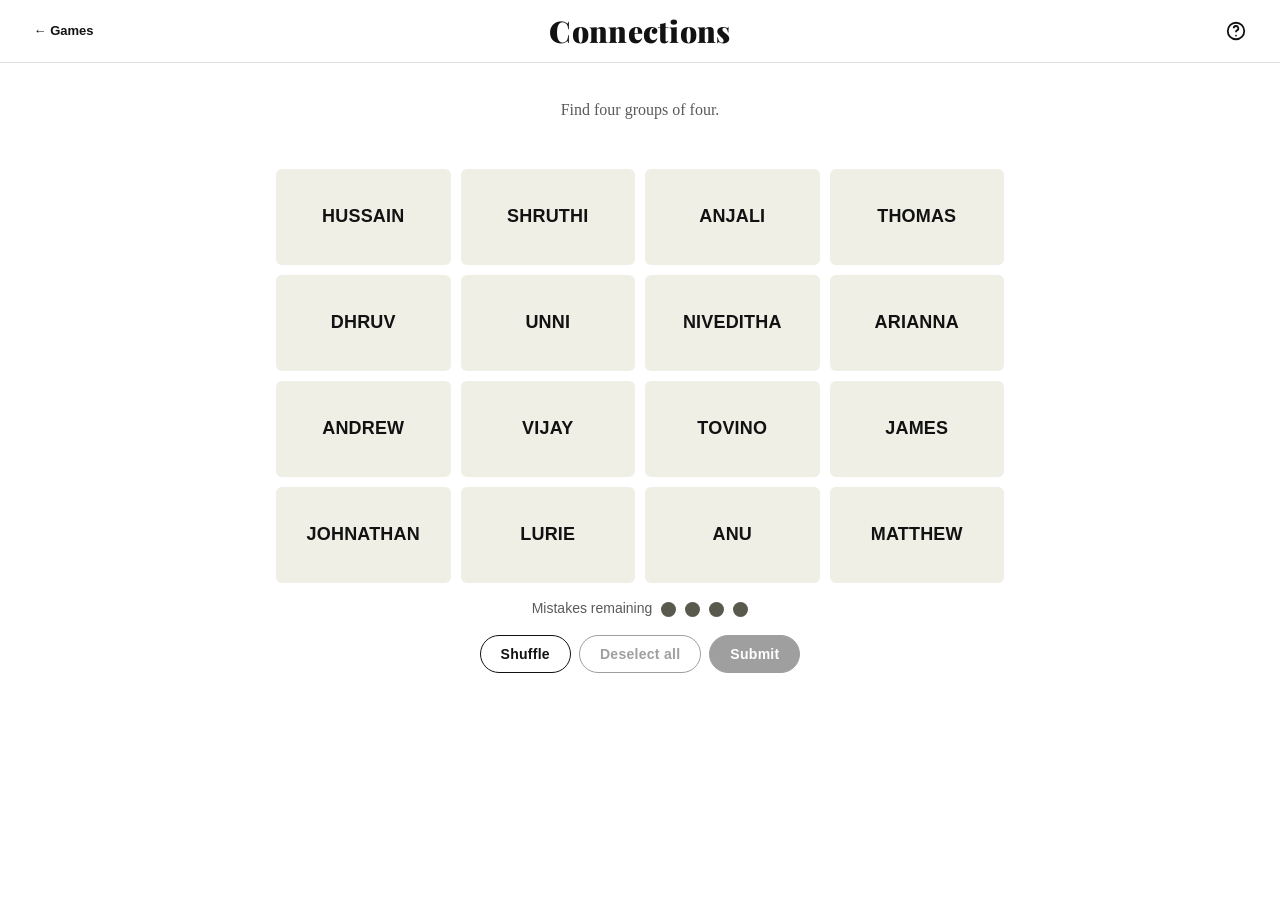
<file: games/quartets.html>
<!doctype html>
<html lang="en">
<head>
<meta charset="utf-8">
<meta name="viewport" content="width=device-width,initial-scale=1,viewport-fit=cover">
<title>Connections</title>
<link rel="icon" href="data:image/svg+xml,%3Csvg%20xmlns%3D%22http%3A%2F%2Fwww.w3.org%2F2000%2Fsvg%22%20viewBox%3D%220%200%2032%2032%22%3E%3Crect%20width%3D%2232%22%20height%3D%2232%22%20rx%3D%226%22%20fill%3D%22%23121212%22%2F%3E%3Crect%20x%3D%226%22%20y%3D%226%22%20width%3D%229%22%20height%3D%229%22%20fill%3D%22%236aaa64%22%2F%3E%3Crect%20x%3D%2217%22%20y%3D%226%22%20width%3D%229%22%20height%3D%229%22%20fill%3D%22%23f7da21%22%2F%3E%3Crect%20x%3D%226%22%20y%3D%2217%22%20width%3D%229%22%20height%3D%229%22%20fill%3D%22%23b0c4ef%22%2F%3E%3Crect%20x%3D%2217%22%20y%3D%2217%22%20width%3D%229%22%20height%3D%229%22%20fill%3D%22%23e8a0b8%22%2F%3E%3C%2Fsvg%3E">
<link rel="preconnect" href="https://fonts.googleapis.com">
<link rel="preconnect" href="https://fonts.gstatic.com" crossorigin>
<link href="https://fonts.googleapis.com/css2?family=Playfair+Display:wght@700;900&display=swap" rel="stylesheet">
<link rel="stylesheet" href="../assets/css/base.css">
<style>
  :root{
    --lvl0:#f9df6d; --lvl1:#a0c35a; --lvl2:#b0c4ef; --lvl3:#ba81c5;
  }
  .gamestage{max-width:760px}
  .prompt{
    font-family:var(--serif-text);font-size:16px;color:var(--gray);text-align:center;
  }
  .solved-stack{width:100%;display:flex;flex-direction:column;gap:10px}
  .solved{
    border-radius:6px;min-height:96px;padding:16px 12px;text-align:center;
    display:flex;flex-direction:column;justify-content:center;
    animation:dropIn .35s ease;
  }
  @keyframes dropIn{from{opacity:0;transform:translateY(-8px)}to{opacity:1;transform:none}}
  .solved b{
    display:block;font-size:15px;font-weight:800;letter-spacing:.04em;
    text-transform:uppercase;color:#121212;
  }
  .solved span{
    display:block;font-size:16px;margin-top:3px;color:#121212;letter-spacing:.02em;
  }
  .solved[data-level="0"]{background:var(--lvl0)}
  .solved[data-level="1"]{background:var(--lvl1)}
  .solved[data-level="2"]{background:var(--lvl2)}
  .solved[data-level="3"]{background:var(--lvl3)}

  .tile-grid{
    width:100%;display:grid;grid-template-columns:repeat(4,1fr);gap:10px;
  }
  .word{
    appearance:none;border:none;cursor:pointer;
    background:#efefe6;color:var(--ink);
    border-radius:6px;
    min-height:96px;padding:8px 6px;
    font-family:var(--sans);font-size:18px;font-weight:700;
    letter-spacing:.01em;text-transform:uppercase;
    display:grid;place-items:center;text-align:center;
    transition:background .12s ease,color .12s ease,transform .1s ease;
    word-break:break-word;line-height:1.1;
  }
  .word:hover{background:#e6e6da}
  .word.sel{background:#5a594e;color:#fff}
  .word.wrong{animation:shake .5s}
  .word.jump{animation:jump .35s ease}
  .word.resolving{transition:background .45s ease,color .45s ease}
  .word.resolving[data-level="0"]{background:var(--lvl0);color:var(--ink)}
  .word.resolving[data-level="1"]{background:var(--lvl1);color:var(--ink)}
  .word.resolving[data-level="2"]{background:var(--lvl2);color:var(--ink)}
  .word.resolving[data-level="3"]{background:var(--lvl3);color:var(--ink)}
  @keyframes jump{0%{transform:translateY(0)}40%{transform:translateY(-12px)}100%{transform:translateY(0)}}

  .mistakes{
    display:flex;align-items:center;gap:9px;justify-content:center;
    font-size:14px;color:var(--gray);
  }
  .dot{width:15px;height:15px;border-radius:50%;background:#5a594e;transition:opacity .3s,transform .3s}
  .dot.gone{opacity:.15;transform:scale(.7)}
  .controls{display:flex;gap:8px;justify-content:center;flex-wrap:wrap}
  .controls .btn{font-size:14px;padding:10px 20px}
  @media (max-width:460px){
    .word{font-size:13px;min-height:74px;padding:6px 3px}
    .solved{min-height:74px;padding:10px 8px}
    .solved b{font-size:13px}
    .solved span{font-size:13px}
    .controls .btn{font-size:13px;padding:8px 16px}
  }
</style>
</head>
<body>

<header class="gamebar">
  <div class="gamebar-left"><a class="backlink" href="../index.html">&larr; Games</a></div>
  <h1 class="gamebar-title">Connections</h1>
  <div class="gamebar-right">
    <button class="iconbtn" data-modal="howto" aria-label="How to play" title="How to play">
      <svg width="22" height="22" viewBox="0 0 24 24" fill="none" stroke="currentColor" stroke-width="2">
        <circle cx="12" cy="12" r="9"/><path d="M9.5 9a2.5 2.5 0 1 1 3.5 2.3c-.6.3-1 .9-1 1.7v.3"/>
        <circle cx="12" cy="17" r="1" fill="currentColor" stroke="none"/></svg>
    </button>
  </div>
</header>

<main class="gamestage">
  <p class="prompt">Find four groups of four.</p>
  <div class="solved-stack" id="solved"></div>
  <div class="tile-grid" id="grid"></div>
  <div class="mistakes">Mistakes remaining <span id="dots" style="display:flex;gap:9px"></span></div>
  <div class="controls">
    <button class="btn ghost small" id="shuffle">Shuffle</button>
    <button class="btn ghost small" id="deselect">Deselect all</button>
    <button class="btn small" id="submit" disabled>Submit</button>
  </div>
</main>

<div class="modal-backdrop" id="modal-howto" aria-hidden="true" role="dialog" aria-modal="true">
  <div class="modal modal-rules">
    <button class="iconbtn close" data-close aria-label="Close">&times;</button>
    <h2 style="text-align:center">How to play</h2>
    <p style="text-align:center">Sort sixteen words into four secret groups.</p>
    <ul>
      <li>Pick four words you think belong together, then hit Submit.</li>
      <li>Get it right and the group locks in, colour-coded by difficulty.</li>
      <li>Yellow is the gentlest group; purple is the sneakiest.</li>
      <li>If three of your four are correct, you'll be told you're one away.</li>
      <li>Four wrong guesses and the answers are revealed.</li>
    </ul>
  </div>
</div>

<div class="modal-backdrop" id="modal-end" aria-hidden="true" role="dialog" aria-modal="true">
  <div class="modal">
    <button class="iconbtn close" data-close aria-label="Close">&times;</button>
    <h2 id="end-title"></h2>
    <p id="end-msg"></p>
    <hr>
    <button class="btn ghost" id="replay">Play again</button>
  </div>
</div>

<script src="../data/puzzles.js"></script>
<script src="../assets/js/core.js"></script>
<script>
(function () {
  "use strict";

  var ID = "quartets";
  var GROUPS = RT.puzzles.connections.groups;
  var MAX_MISTAKES = 4;

  /* Map each word to the group it belongs to. */
  var owner = {};
  GROUPS.forEach(function (g, i) {
    g.words.forEach(function (w) { owner[w.toUpperCase()] = i; });
  });

  var allWords = GROUPS.reduce(function (acc, g) {
    return acc.concat(g.words.map(function (w) { return w.toUpperCase(); }));
  }, []);

  var order     = [];   // remaining words, in display order
  var solved    = [];   // indexes of solved groups, in the order found
  var selected  = [];
  var mistakes  = 0;
  var over      = false;
  var animating = false;

  var gridEl   = document.getElementById("grid");
  var solvedEl = document.getElementById("solved");
  var dotsEl   = document.getElementById("dots");
  var submitBt = document.getElementById("submit");

  /* --------------------------------------------------------- rendering */
  function renderSolved() {
    while (solvedEl.children.length > solved.length) solvedEl.lastElementChild.remove();
    solved.forEach(function (gi, index) {
      var existing = solvedEl.children[index];
      if (existing && existing.getAttribute("data-group") === String(gi)) return;
      var g = GROUPS[gi];
      var d = RT.el("div", "solved");
      d.setAttribute("data-group", gi);
      d.setAttribute("data-level", g.level);
      d.appendChild(RT.el("b", null, g.title));
      d.appendChild(RT.el("span", null,
        g.words.map(function (w) { return w.toUpperCase(); }).join(", ")));
      if (existing) solvedEl.replaceChild(d, existing);
      else solvedEl.appendChild(d);
    });
  }

  function renderGrid() {
    gridEl.innerHTML = "";
    order.forEach(function (w) {
      var b = RT.el("button", "word", w);
      b.type = "button";
      b.setAttribute("data-word", w);
      if (selected.indexOf(w) > -1) b.classList.add("sel");
      b.addEventListener("click", function () { toggle(w); });
      gridEl.appendChild(b);
    });
    gridEl.style.display = order.length ? "grid" : "none";
  }

  function renderDots() {
    if (dotsEl.children.length !== MAX_MISTAKES) {
      dotsEl.innerHTML = "";
      for (var i = 0; i < MAX_MISTAKES; i++) dotsEl.appendChild(RT.el("span", "dot"));
    }
    for (var j = 0; j < MAX_MISTAKES; j++) {
      dotsEl.children[j].classList.toggle("gone", j >= MAX_MISTAKES - mistakes);
    }
  }

  function renderControls() {
    submitBt.disabled = selected.length !== 4 || over || animating;
    document.getElementById("shuffle").disabled = over || animating;
    document.getElementById("deselect").disabled = over || animating || !selected.length;
  }

  function render() {
    renderSolved(); renderGrid(); renderDots(); renderControls();
  }

  /* ---------------------------------------------------------- gameplay */
  function toggle(w) {
    if (over || animating) return;
    var i = selected.indexOf(w);
    if (i > -1) selected.splice(i, 1);
    else if (selected.length < 4) selected.push(w);
    else { RT.toast("Pick at most four"); return; }
    render();
    save();
  }

  function tileFor(w) { return gridEl.querySelector('[data-word="' + w + '"]'); }

  function reducedMotion() {
    return window.matchMedia && window.matchMedia("(prefers-reduced-motion: reduce)").matches;
  }

  function rememberRects(words) {
    var rects = {};
    words.forEach(function (w) {
      var tile = tileFor(w);
      if (tile) rects[w] = tile.getBoundingClientRect();
    });
    return rects;
  }

  function animateFromRects(words, rects, duration) {
    if (reducedMotion()) return Promise.resolve();
    return Promise.all(words.map(function (w) {
      var tile = tileFor(w);
      var before = rects[w];
      if (!tile || !before || !tile.animate) return Promise.resolve();
      var after = tile.getBoundingClientRect();
      var dx = before.left - after.left;
      var dy = before.top - after.top;
      if (Math.abs(dx) < 1 && Math.abs(dy) < 1) return Promise.resolve();
      return tile.animate([
        { transform: "translate(" + dx + "px," + dy + "px)" },
        { transform: "translate(0,0)" }
      ], { duration: duration, easing: "cubic-bezier(.22,.61,.36,1)" }).finished.catch(function () {});
    }));
  }

  function lockSolvedGroup(gi, picked) {
    var remaining = order.filter(function (w) { return picked.indexOf(w) === -1; });
    var rects = rememberRects(remaining);
    solved.push(gi);
    order = remaining;
    selected = [];
    picked.forEach(function (w) {
      var tile = tileFor(w);
      if (tile) tile.remove();
    });
    renderSolved();
    gridEl.style.display = order.length ? "grid" : "none";
    save();
    animateFromRects(remaining, rects, 360).then(function () {
      animating = false;
      renderControls();
      if (solved.length === GROUPS.length) finish(true);
    });
  }

  function solveGroup(gi) {
    var picked = selected.slice();
    var rects = rememberRects(order);
    order = picked.concat(order.filter(function (w) { return picked.indexOf(w) === -1; }));
    order.forEach(function (w) { gridEl.appendChild(tileFor(w)); });

    animateFromRects(order, rects, 560).then(function () {
      picked.forEach(function (w) {
        var tile = tileFor(w);
        if (tile) tile.classList.add("resolving");
      });
      void gridEl.offsetWidth;
      picked.forEach(function (w) {
        var tile = tileFor(w);
        if (tile) tile.setAttribute("data-level", GROUPS[gi].level);
      });
      setTimeout(function () { lockSolvedGroup(gi, picked); }, reducedMotion() ? 0 : 500);
    });
  }

  function submit() {
    if (selected.length !== 4 || over || animating) return;
    animating = true;
    renderControls();

    /* How many of the four share a group? */
    var counts = {};
    selected.forEach(function (w) {
      var g = owner[w];
      counts[g] = (counts[g] || 0) + 1;
    });
    var best = Math.max.apply(null, Object.keys(counts).map(function (k) { return counts[k]; }));
    var gi = Object.keys(counts).filter(function (k) { return counts[k] === best; })[0];

    /* Stagger the selected cards before resolving the guess. */
    if (!reducedMotion()) {
      selected.forEach(function (w, i) {
        var t = tileFor(w);
        if (t) setTimeout(function () { t.classList.add("jump"); }, i * 90);
      });
    }

    setTimeout(function () {
      selected.forEach(function (w) {
        var t = tileFor(w);
        if (t) t.classList.remove("jump");
      });
      if (best === 4) {
        solveGroup(Number(gi));
        return;
      }

      mistakes++;
      selected.forEach(function (w) {
        var t = tileFor(w);
        if (t) { t.classList.remove("wrong"); void t.offsetWidth; t.classList.add("wrong"); }
      });
      if (best === 3) RT.toast("One away…");
      renderDots();
      save();

      setTimeout(function () {
        selected.forEach(function (w) {
          var t = tileFor(w);
          if (t) t.classList.remove("wrong");
        });
        if (mistakes >= MAX_MISTAKES) revealRest();
        else { animating = false; renderControls(); }
      }, reducedMotion() ? 0 : 550);
    }, reducedMotion() ? 0 : 650);
  }

  function revealRest() {
    var remaining = GROUPS
      .map(function (_, i) { return i; })
      .filter(function (i) { return solved.indexOf(i) === -1; })
      .sort(function (a, b) { return GROUPS[a].level - GROUPS[b].level; });

    (function step() {
      if (!remaining.length) { finish(false); return; }
      var gi = remaining.shift();
      solved.push(gi);
      var words = GROUPS[gi].words.map(function (w) { return w.toUpperCase(); });
      order = order.filter(function (w) { return words.indexOf(w) === -1; });
      selected = [];
      render();
      setTimeout(step, 700);
    })();
  }

  function finish(won) {
    over = true;
    RT.saveState(ID, { status: won ? "won" : "lost" });
    RT.bumpStats(ID, won);
    renderControls();
    setTimeout(function () {
      document.getElementById("end-title").textContent = won ? "Perfect" : "So close";
      document.getElementById("end-msg").textContent = won
        ? (mistakes === 0
            ? "All four groups, not a single mistake. Showing off."
            : "All four groups with " + mistakes +
              (mistakes === 1 ? " mistake." : " mistakes."))
        : "The groups are all revealed above. Have another go?";
      if (won) RT.celebrate();
      RT.modal("end").open();
    }, 500);
  }

  /* ------------------------------------------------------- persistence */
  function signature() {
    return allWords.slice().sort().join("|");
  }
  function save() {
    RT.saveState(ID, {
      status: over ? (solved.length === GROUPS.length && mistakes < MAX_MISTAKES ? "won" : "lost")
                   : (solved.length || mistakes || selected.length ? "progress" : "new"),
      order: order, solved: solved, selected: selected,
      mistakes: mistakes, sig: signature()
    });
  }
  function load() {
    var st = RT.gameState(ID);
    if (!st.order || st.sig !== signature()) {   // puzzle changed -> fresh start
      RT.resetState(ID);
      order = RT.shuffle(allWords);
      return;
    }
    order    = st.order;
    solved   = st.solved || [];
    selected = st.selected || [];
    mistakes = st.mistakes || 0;
    over     = st.status === "won" || st.status === "lost";
  }

  /* -------------------------------------------------------------- boot */
  RT.ready(function () {
    load();
    render();

    document.getElementById("submit").addEventListener("click", submit);
    document.getElementById("shuffle").addEventListener("click", function () {
      if (animating) return;
      order = RT.shuffle(order); render(); save();
    });
    document.getElementById("deselect").addEventListener("click", function () {
      if (animating) return;
      selected = []; render(); save();
    });
    document.getElementById("replay").addEventListener("click", function () {
      RT.resetState(ID);
      order = RT.shuffle(allWords);
      solved = []; selected = []; mistakes = 0; over = false;
      render();
      RT.modal("end").close();
    });
    document.addEventListener("keydown", function (e) {
      if (e.key === "Enter" && !submitBt.disabled) submit();
    });
  });
})();
</script>
</body>
</html>
</file>
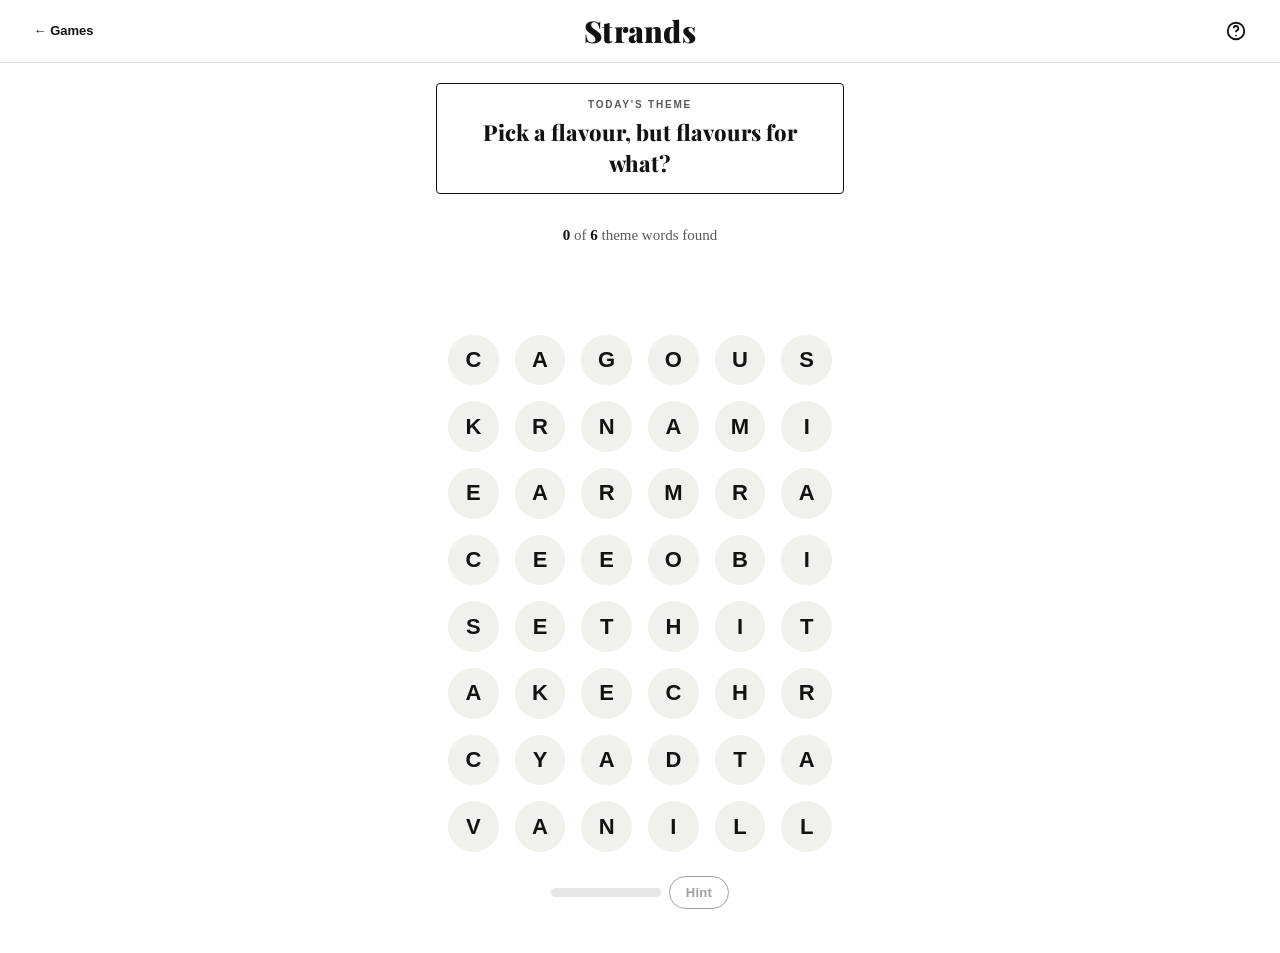
<file: games/threads.html>
<!doctype html>
<html lang="en">
<head>
<meta charset="utf-8">
<meta name="viewport" content="width=device-width,initial-scale=1,viewport-fit=cover">
<title>Strands</title>
<link rel="icon" href="data:image/svg+xml,%3Csvg%20xmlns%3D%22http%3A%2F%2Fwww.w3.org%2F2000%2Fsvg%22%20viewBox%3D%220%200%2032%2032%22%3E%3Crect%20width%3D%2232%22%20height%3D%2232%22%20rx%3D%226%22%20fill%3D%22%23121212%22%2F%3E%3Crect%20x%3D%226%22%20y%3D%226%22%20width%3D%229%22%20height%3D%229%22%20fill%3D%22%236aaa64%22%2F%3E%3Crect%20x%3D%2217%22%20y%3D%226%22%20width%3D%229%22%20height%3D%229%22%20fill%3D%22%23f7da21%22%2F%3E%3Crect%20x%3D%226%22%20y%3D%2217%22%20width%3D%229%22%20height%3D%229%22%20fill%3D%22%23b0c4ef%22%2F%3E%3Crect%20x%3D%2217%22%20y%3D%2217%22%20width%3D%229%22%20height%3D%229%22%20fill%3D%22%23e8a0b8%22%2F%3E%3C%2Fsvg%3E">
<link rel="preconnect" href="https://fonts.googleapis.com">
<link rel="preconnect" href="https://fonts.gstatic.com" crossorigin>
<link href="https://fonts.googleapis.com/css2?family=Playfair+Display:wght@700;900&display=swap" rel="stylesheet">
<link rel="stylesheet" href="../assets/css/base.css">
<style>
  :root{ --thr-found:#aedcc7; --thr-span:#f8cd05; --thr-active:#d7d7d7; }
  .theme-card{
    border:1px solid var(--ink);border-radius:4px;
    padding:14px 18px;text-align:center;width:100%;
  }
  .theme-card .kick{
    font-size:10px;letter-spacing:.18em;text-transform:uppercase;
    color:var(--gray);font-weight:700;
  }
  .theme-card .name{
    font-family:var(--serif);font-size:22px;font-weight:800;margin-top:5px;
  }
  .progress-line{font-family:var(--serif-text);font-size:15px;color:var(--gray);text-align:center}
  .progress-line b{color:var(--ink)}

  .gamestage{max-width:440px}
  .thr-wrap{position:relative;width:100%;max-width:400px;touch-action:none}
  .thr-grid{
    position:relative;display:grid;gap:0;width:100%;
    user-select:none;-webkit-user-select:none;
  }
  .thr-cell{
    position:relative;aspect-ratio:1;display:grid;place-items:center;
    font-family:var(--sans);font-size:22px;font-weight:700;
    color:var(--ink);cursor:pointer;background:none;border:none;
    z-index:2;
  }
  .thr-cell::before{
    content:"";position:absolute;inset:12%;border-radius:50%;
    background:#f0f0ed;transition:background .12s ease;z-index:-1;
  }
  .thr-cell.active::before{background:var(--thr-active)}
  .thr-cell.found::before{background:var(--thr-found)}
  .thr-cell.span::before{background:var(--thr-span)}
  .thr-lines{position:absolute;inset:0;width:100%;height:100%;pointer-events:none;z-index:1}

  .wordbar{
    min-height:34px;display:grid;place-items:center;
    font-family:var(--sans);font-weight:800;font-size:17px;letter-spacing:.09em;
  }
  .found-list{
    display:flex;flex-wrap:wrap;gap:6px;justify-content:center;width:100%;
  }
  .chip{
    font-size:12px;font-weight:700;letter-spacing:.05em;
    padding:5px 10px;border-radius:999px;background:var(--thr-found);
  }
  .chip.span{background:var(--thr-span)}
  .hintbar{display:flex;gap:8px;align-items:center;justify-content:center;flex-wrap:wrap}
  .hint-meter{
    width:110px;height:9px;border-radius:999px;background:#e6e6e6;overflow:hidden;
  }
  .hint-meter i{display:block;height:100%;background:#5ba89a;width:0;transition:width .3s ease}
</style>
</head>
<body>

<header class="gamebar">
  <div class="gamebar-left"><a class="backlink" href="../index.html">&larr; Games</a></div>
  <h1 class="gamebar-title">Strands</h1>
  <div class="gamebar-right">
    <button class="iconbtn" data-modal="howto" aria-label="How to play" title="How to play">
      <svg width="22" height="22" viewBox="0 0 24 24" fill="none" stroke="currentColor" stroke-width="2">
        <circle cx="12" cy="12" r="9"/><path d="M9.5 9a2.5 2.5 0 1 1 3.5 2.3c-.6.3-1 .9-1 1.7v.3"/>
        <circle cx="12" cy="17" r="1" fill="currentColor" stroke="none"/></svg>
    </button>
  </div>
</header>

<main class="gamestage">
  <div class="theme-card">
    <div class="kick">Today's theme</div>
    <div class="name" id="theme-name"></div>
  </div>

  <p class="progress-line" id="progress"></p>
  <div class="wordbar" id="wordbar">&nbsp;</div>

  <div class="thr-wrap">
    <div class="thr-grid" id="grid"></div>
    <svg class="thr-lines" id="lines" aria-hidden="true"></svg>
  </div>

  <div class="hintbar">
    <div class="hint-meter" title="Find any other real word to charge a hint"><i id="hint-fill"></i></div>
    <button class="btn ghost small" id="hint-btn" disabled>Hint</button>
  </div>

  <div class="found-list" id="found"></div>
</main>

<div class="modal-backdrop" id="modal-howto" aria-hidden="true" role="dialog" aria-modal="true">
  <div class="modal modal-rules">
    <button class="iconbtn close" data-close aria-label="Close">&times;</button>
    <h2 style="text-align:center">How to play</h2>
    <p style="text-align:center">Find the words that fit today's theme.</p>
    <ul>
      <li>Drag across touching letters, or tap them one at a time, to spell a word.</li>
      <li>Tap the last letter again (or press Enter) to submit it.</li>
      <li>Theme words turn <b style="background:var(--thr-found);padding:0 4px">green</b>.</li>
      <li>One special word stretches right across the board and describes the whole theme.
          It turns <b style="background:var(--thr-span);padding:0 4px">yellow</b>.</li>
      <li>Every letter on the board belongs to exactly one word.</li>
      <li>Find any other real word to charge up a hint.</li>
    </ul>
  </div>
</div>

<div class="modal-backdrop" id="modal-end" aria-hidden="true" role="dialog" aria-modal="true">
  <div class="modal">
    <button class="iconbtn close" data-close aria-label="Close">&times;</button>
    <h2>Every thread pulled</h2>
    <p id="end-msg"></p>
    <hr>
    <button class="btn ghost" id="replay">Play again</button>
  </div>
</div>

<script src="../data/puzzles.js"></script>
<script src="../data/dict-words.js"></script>
<script src="../assets/js/core.js"></script>
<script>
(function () {
  "use strict";

  var ID  = "threads";
  var CFG = RT.puzzles.strands;
  var ROWS = CFG.rows, COLS = CFG.cols;
  var SPAN = CFG.spangram.toUpperCase();

  /* word -> path, and a lookup from "r,c" -> word for painting */
  var PATHS = {};
  Object.keys(CFG.paths).forEach(function (w) { PATHS[w.toUpperCase()] = CFG.paths[w]; });
  var THEME_WORDS = Object.keys(PATHS);

  var found     = [];   // theme words found so far
  var extras    = 0;    // non-theme real words found (charge hints)
  var hintsUsed = [];   // words whose path has been revealed as a hint
  var path      = [];   // current selection, array of [r,c]
  var dragging  = false;

  var gridEl = document.getElementById("grid");
  var svgEl  = document.getElementById("lines");
  var cells  = [];

  /* ------------------------------------------------------------- build */
  function buildGrid() {
    gridEl.style.gridTemplateColumns = "repeat(" + COLS + ",1fr)";
    gridEl.innerHTML = "";
    cells = [];
    for (var r = 0; r < ROWS; r++) {
      cells[r] = [];
      for (var c = 0; c < COLS; c++) {
        var b = RT.el("button", "thr-cell", CFG.grid[r][c]);
        b.type = "button";
        b.dataset.r = r; b.dataset.c = c;
        gridEl.appendChild(b);
        cells[r][c] = b;
      }
    }
  }

  function key(r, c) { return r + "," + c; }
  function adjacent(a, b) {
    return Math.max(Math.abs(a[0] - b[0]), Math.abs(a[1] - b[1])) === 1;
  }
  function inPath(r, c) {
    return path.some(function (p) { return p[0] === r && p[1] === c; });
  }

  /* --------------------------------------------------------- rendering */
  function centerOf(r, c) {
    var el = cells[r][c];
    return { x: el.offsetLeft + el.offsetWidth / 2,
             y: el.offsetTop + el.offsetHeight / 2 };
  }

  function drawLines() {
    var w = gridEl.offsetWidth, h = gridEl.offsetHeight;
    if (!w) return;
    svgEl.setAttribute("viewBox", "0 0 " + w + " " + h);
    svgEl.innerHTML = "";

    function stroke(pts, color, width) {
      if (pts.length < 2) return;
      var d = pts.map(function (p, i) {
        var pt = centerOf(p[0], p[1]);
        return (i ? "L" : "M") + pt.x + " " + pt.y;
      }).join(" ");
      var el = document.createElementNS("http://www.w3.org/2000/svg", "path");
      el.setAttribute("d", d);
      el.setAttribute("fill", "none");
      el.setAttribute("stroke", color);
      el.setAttribute("stroke-width", width);
      el.setAttribute("stroke-linecap", "round");
      el.setAttribute("stroke-linejoin", "round");
      svgEl.appendChild(el);
    }

    /* solved words first, then the live selection on top */
    found.forEach(function (w) {
      stroke(PATHS[w], w === SPAN ? "#f0c000" : "#8fcdb4", 11);
    });
    hintsUsed.forEach(function (w) {
      if (found.indexOf(w) > -1) return;
      var pts = PATHS[w].map(function (p) { return p; });
      stroke(pts, "#c9c9c9", 11);
    });
    stroke(path, "#b9b9b9", 11);
  }

  function paint() {
    /* reset */
    for (var r = 0; r < ROWS; r++) {
      for (var c = 0; c < COLS; c++) {
        cells[r][c].className = "thr-cell";
      }
    }
    found.forEach(function (w) {
      PATHS[w].forEach(function (p) {
        cells[p[0]][p[1]].classList.add(w === SPAN ? "span" : "found");
      });
    });
    path.forEach(function (p) {
      var el = cells[p[0]][p[1]];
      if (!el.classList.contains("found") && !el.classList.contains("span")) {
        el.classList.add("active");
      }
    });

    document.getElementById("wordbar").textContent =
      path.map(function (p) { return CFG.grid[p[0]][p[1]]; }).join("") || " ";

    document.getElementById("progress").innerHTML =
      "<b>" + found.length + "</b> of <b>" + THEME_WORDS.length + "</b> theme words found";

    var chips = document.getElementById("found");
    chips.innerHTML = "";
    found.forEach(function (w) {
      chips.appendChild(RT.el("span", "chip" + (w === SPAN ? " span" : ""), w));
    });

    var charge = extras % 3;
    var ready  = extras > 0 && charge === 0 && hintsUsed.length < Math.floor(extras / 3);
    document.getElementById("hint-fill").style.width =
      (ready ? 100 : Math.round(charge / 3 * 100)) + "%";
    document.getElementById("hint-btn").disabled = !ready;

    drawLines();
  }

  /* ---------------------------------------------------------- gameplay */
  function currentWord() {
    return path.map(function (p) { return CFG.grid[p[0]][p[1]]; }).join("");
  }

  function addCell(r, c) {
    if (cells[r][c].classList.contains("found") ||
        cells[r][c].classList.contains("span")) return;

    /* stepping back onto the previous letter undoes the last step */
    if (path.length >= 2 &&
        path[path.length - 2][0] === r && path[path.length - 2][1] === c) {
      path.pop(); paint(); return;
    }
    if (inPath(r, c)) {
      /* tapping the final letter again submits */
      var last = path[path.length - 1];
      if (last[0] === r && last[1] === c) submit();
      return;
    }
    if (path.length && !adjacent(path[path.length - 1], [r, c])) {
      path = [];   // broke the chain: start over from here
    }
    path.push([r, c]);
    paint();
  }

  function submit() {
    var w = currentWord();
    if (w.length < 3) { path = []; paint(); return; }

    if (found.indexOf(w) > -1) { RT.toast("Already found"); path = []; paint(); return; }

    if (THEME_WORDS.indexOf(w) > -1) {
      /* Must be traced along its actual path, not just spelled by luck. */
      var real = PATHS[w];
      var same = real.length === path.length && real.every(function (p, i) {
        return p[0] === path[i][0] && p[1] === path[i][1];
      });
      var reversed = real.length === path.length && real.every(function (p, i) {
        var q = path[path.length - 1 - i];
        return p[0] === q[0] && p[1] === q[1];
      });
      if (same || reversed) {
        found.push(w);
        path = [];
        paint();
        RT.toast(w === SPAN ? "That's the spangram!" : w, 1200);
        save();
        if (found.length === THEME_WORDS.length) finish();
        return;
      }
      RT.toast("Right word, wrong path");
      path = []; paint();
      return;
    }

    if (window.DICT && window.DICT.has(w)) {
      extras++;
      RT.toast(w + ", not a theme word, but it charges a hint");
      path = []; paint(); save();
      return;
    }

    RT.toast("Not in word list");
    path = []; paint();
  }

  function useHint() {
    var remaining = THEME_WORDS.filter(function (w) {
      return found.indexOf(w) === -1 && hintsUsed.indexOf(w) === -1;
    });
    if (!remaining.length) { RT.toast("Nothing left to hint"); return; }
    /* Hint the shortest remaining word, gentlest nudge. */
    remaining.sort(function (a, b) { return PATHS[a].length - PATHS[b].length; });
    hintsUsed.push(remaining[0]);
    RT.toast("One word outlined on the board");
    paint(); save();
  }

  function finish() {
    RT.saveState(ID, { status: "won" });
    RT.bumpStats(ID, true);
    RT.celebrate();
    setTimeout(function () {
      document.getElementById("end-msg").textContent =
        "You found all " + THEME_WORDS.length + " words, spangram and all. The theme was “" +
        CFG.theme + ".”";
      RT.modal("end").open();
    }, 700);
  }

  /* ------------------------------------------------------- persistence */
  function signature() { return CFG.grid.join("") + "|" + THEME_WORDS.slice().sort().join(","); }

  function save() {
    RT.saveState(ID, {
      status: found.length === THEME_WORDS.length ? "won"
            : (found.length || extras ? "progress" : "new"),
      found: found, extras: extras, hintsUsed: hintsUsed, sig: signature()
    });
  }

  function load() {
    var st = RT.gameState(ID);
    if (!st.found || st.sig !== signature()) { RT.resetState(ID); return; }
    found     = st.found.filter(function (w) { return THEME_WORDS.indexOf(w) > -1; });
    extras    = st.extras || 0;
    hintsUsed = st.hintsUsed || [];
  }

  /* ------------------------------------------------------ input wiring */
  function cellFromEvent(e) {
    var t = e.touches ? e.touches[0] : e;
    var el = document.elementFromPoint(t.clientX, t.clientY);
    if (!el || !el.classList.contains("thr-cell")) return null;
    return [Number(el.dataset.r), Number(el.dataset.c)];
  }

  function wireInput() {
    /* Tap to build a path one letter at a time. */
    gridEl.addEventListener("click", function (e) {
      var el = e.target.closest(".thr-cell");
      if (!el || dragging) return;
      addCell(Number(el.dataset.r), Number(el.dataset.c));
    });

    /* Drag to trace. */
    gridEl.addEventListener("pointerdown", function (e) {
      var el = e.target.closest(".thr-cell");
      if (!el) return;
      dragging = false;
      var startR = Number(el.dataset.r), startC = Number(el.dataset.c);

      function move(ev) {
        var cell = cellFromEvent(ev);
        if (!cell) return;
        if (!dragging) {
          if (cell[0] === startR && cell[1] === startC) return;
          dragging = true;
          path = [];
          addCell(startR, startC);
        }
        ev.preventDefault();
        if (!inPath(cell[0], cell[1]) || path.length >= 2) addCell(cell[0], cell[1]);
      }
      function up() {
        document.removeEventListener("pointermove", move);
        document.removeEventListener("pointerup", up);
        if (dragging) {
          submit();
          setTimeout(function () { dragging = false; }, 0);
        }
      }
      document.addEventListener("pointermove", move, { passive: false });
      document.addEventListener("pointerup", up);
    });

    document.addEventListener("keydown", function (e) {
      if (RT.$(".modal-backdrop.open")) return;
      if (e.key === "Enter") { e.preventDefault(); submit(); }
      if (e.key === "Escape" || e.key === "Backspace") { path = []; paint(); }
    });

    addEventListener("resize", drawLines);
  }

  /* -------------------------------------------------------------- boot */
  RT.ready(function () {
    document.getElementById("theme-name").textContent = CFG.clue || CFG.theme;
    buildGrid();
    load();
    paint();
    /* fonts can shift layout; redraw once they've settled */
    setTimeout(drawLines, 120);
    if (document.fonts && document.fonts.ready) document.fonts.ready.then(drawLines);

    wireInput();
    document.getElementById("hint-btn").addEventListener("click", useHint);
    document.getElementById("replay").addEventListener("click", function () {
      RT.resetState(ID);
      found = []; extras = 0; hintsUsed = []; path = [];
      paint();
      RT.modal("end").close();
    });
  });
})();
</script>
</body>
</html>
</file>
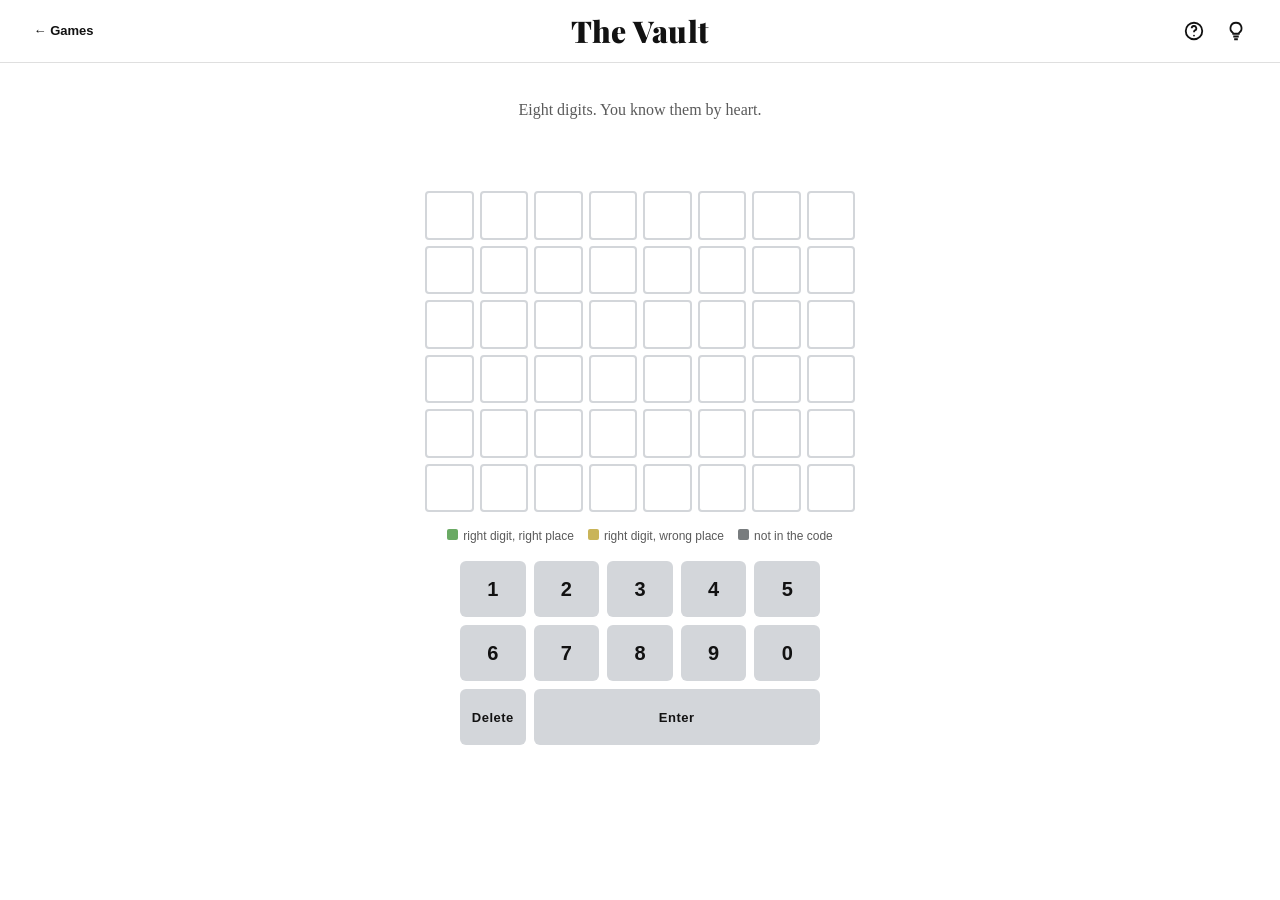
<file: games/vault.html>
<!doctype html>
<html lang="en">
<head>
<meta charset="utf-8">
<meta name="viewport" content="width=device-width,initial-scale=1,viewport-fit=cover">
<title>The Vault</title>
<link rel="icon" href="data:image/svg+xml,%3Csvg%20xmlns%3D%22http%3A//www.w3.org/2000/svg%22%20viewBox%3D%220%200%2032%2032%22%3E%3Crect%20width%3D%2232%22%20height%3D%2232%22%20rx%3D%226%22%20fill%3D%22%23121212%22/%3E%3Crect%20x%3D%226%22%20y%3D%226%22%20width%3D%229%22%20height%3D%229%22%20fill%3D%22%236aaa64%22/%3E%3Crect%20x%3D%2217%22%20y%3D%226%22%20width%3D%229%22%20height%3D%229%22%20fill%3D%22%23f7da21%22/%3E%3Crect%20x%3D%226%22%20y%3D%2217%22%20width%3D%229%22%20height%3D%229%22%20fill%3D%22%23b0c4ef%22/%3E%3Crect%20x%3D%2217%22%20y%3D%2217%22%20width%3D%229%22%20height%3D%229%22%20fill%3D%22%23e8a0b8%22/%3E%3C/svg%3E">
<link rel="preconnect" href="https://fonts.googleapis.com">
<link rel="preconnect" href="https://fonts.gstatic.com" crossorigin>
<link href="https://fonts.googleapis.com/css2?family=Playfair+Display:wght@700;900&display=swap" rel="stylesheet">
<link rel="stylesheet" href="../assets/css/base.css">
<style>
  .vault-prompt{
    font-family:var(--serif-text);font-size:16px;color:var(--gray);
    text-align:center;max-width:420px;
  }
  .vault-board{display:flex;flex-direction:column;gap:6px;width:100%;max-width:430px}
  .vault-row{display:grid;grid-template-columns:repeat(8,1fr);gap:6px}
  .vault-cell{
    aspect-ratio:1;display:grid;place-items:center;
    font-family:var(--sans);font-size:clamp(16px,5vw,26px);font-weight:700;
    border:2px solid #d3d6da;background:#fff;color:var(--ink);
    border-radius:4px;user-select:none;line-height:1;
  }
  .vault-cell.filled{border-color:#878a8c}
  .vault-cell.reveal{animation:flip .55s ease forwards}
  @keyframes flip{0%{transform:rotateX(0)}45%{transform:rotateX(90deg)}
                  55%{transform:rotateX(90deg)}100%{transform:rotateX(0)}}
  .vault-cell[data-state="absent"]{background:var(--tile-absent);border-color:var(--tile-absent);color:#fff}
  .vault-cell[data-state="present"]{background:var(--tile-present);border-color:var(--tile-present);color:#fff}
  .vault-cell[data-state="correct"]{background:var(--tile-correct);border-color:var(--tile-correct);color:#fff}

  .pad{
    display:grid;grid-template-columns:repeat(5,1fr);gap:8px;
    width:100%;max-width:360px;
  }
  .pad button{
    appearance:none;border:none;border-radius:6px;cursor:pointer;
    background:#d3d6da;color:var(--ink);
    height:56px;font-family:var(--sans);font-size:20px;font-weight:700;
    display:grid;place-items:center;
  }
  .pad button:hover{filter:brightness(.94)}
  .pad button.wide{font-size:13px;letter-spacing:.04em}
  .pad button[data-state="absent"]{background:var(--tile-absent);color:#fff}
  .pad button[data-state="present"]{background:var(--tile-present);color:#fff}
  .pad button[data-state="correct"]{background:var(--tile-correct);color:#fff}

  .hintline{
    font-family:var(--serif-text);font-style:italic;font-size:15px;
    color:var(--gray);text-align:center;min-height:22px;max-width:420px;
  }
  .legend{
    display:flex;gap:14px;justify-content:center;flex-wrap:wrap;
    font-size:12px;color:var(--gray);
  }
  .legend i{display:inline-block;width:11px;height:11px;border-radius:2px;margin-right:5px}
</style>
</head>
<body>

<header class="gamebar">
  <div class="gamebar-left"><a class="backlink" href="../index.html">&larr; Games</a></div>
  <h1 class="gamebar-title">The Vault</h1>
  <div class="gamebar-right">
    <button class="iconbtn" data-modal="howto" aria-label="How to play" title="How to play">
      <svg width="22" height="22" viewBox="0 0 24 24" fill="none" stroke="currentColor" stroke-width="2">
        <circle cx="12" cy="12" r="9"/><path d="M9.5 9a2.5 2.5 0 1 1 3.5 2.3c-.6.3-1 .9-1 1.7v.3"/>
        <circle cx="12" cy="17" r="1" fill="currentColor" stroke="none"/></svg>
    </button>
    <button class="iconbtn" id="hint-btn" aria-label="Hint" title="Hint">
      <svg width="22" height="22" viewBox="0 0 24 24" fill="none" stroke="currentColor" stroke-width="2">
        <path d="M9 18h6M10 21h4M12 3a6 6 0 0 0-3.5 10.9c.4.3.5.7.5 1.1h6c0-.4.1-.8.5-1.1A6 6 0 0 0 12 3z"/></svg>
    </button>
  </div>
</header>

<main class="gamestage wide">
  <p class="vault-prompt" id="prompt"></p>
  <div class="hintline" id="hintline"></div>
  <div class="vault-board" id="board" aria-label="Code attempts"></div>
  <div class="legend">
    <span><i style="background:var(--tile-correct)"></i>right digit, right place</span>
    <span><i style="background:var(--tile-present)"></i>right digit, wrong place</span>
    <span><i style="background:var(--tile-absent)"></i>not in the code</span>
  </div>
  <div class="pad" id="pad"></div>
</main>

<div class="modal-backdrop" id="modal-howto" aria-hidden="true" role="dialog" aria-modal="true">
  <div class="modal modal-rules">
    <button class="iconbtn close" data-close aria-label="Close">&times;</button>
    <h2 style="text-align:center">How to play</h2>
    <p style="text-align:center">Open the vault with an eight-digit code.</p>
    <ul>
      <li>Tap the keypad, or just type numbers.</li>
      <li>After each attempt every digit changes colour.</li>
      <li><b style="color:var(--tile-correct)">Green</b>: right digit, right place.</li>
      <li><b style="color:var(--tile-present)">Gold</b>: that digit is in the code, but somewhere else.</li>
      <li><b style="color:var(--tile-absent)">Grey</b>: that digit isn't in the code at all.</li>
      <li>Six attempts. Tap the lightbulb if you want a nudge.</li>
    </ul>
  </div>
</div>

<div class="modal-backdrop" id="modal-end" aria-hidden="true" role="dialog" aria-modal="true">
  <div class="modal">
    <button class="iconbtn close" data-close aria-label="Close">&times;</button>
    <h2 id="end-title">Open</h2>
    <p id="end-msg"></p>
    <hr>
    <button class="btn ghost" id="again">Try again</button>
  </div>
</div>

<script src="../data/puzzles.js"></script>
<script src="../assets/js/core.js"></script>
<script>
(function () {
  "use strict";

  var ID   = "vault";
  var CFG  = RT.puzzles.vault;
  var CODE = String(CFG.code);
  var LEN  = CODE.length;
  var TRIES = CFG.tries || 6;

  var guesses = [];
  var current = "";
  var over = false;
  var hintsShown = 0;

  var boardEl = document.getElementById("board");
  var cells = [];
  var padKeys = {};

  /* ---------------------------------------------------------- build UI */
  function buildBoard() {
    boardEl.innerHTML = "";
    cells = [];
    for (var r = 0; r < TRIES; r++) {
      var row = RT.el("div", "vault-row");
      row.style.gridTemplateColumns = "repeat(" + LEN + ",1fr)";
      var rowCells = [];
      for (var c = 0; c < LEN; c++) {
        var d = RT.el("div", "vault-cell");
        row.appendChild(d);
        rowCells.push(d);
      }
      cells.push(rowCells);
      boardEl.appendChild(row);
    }
  }

  function buildPad() {
    var pad = document.getElementById("pad");
    pad.innerHTML = "";
    "1234567890".split("").forEach(function (n) {
      var b = RT.el("button", null, n);
      b.type = "button";
      b.addEventListener("click", function () { b.blur(); onKey(n); });
      padKeys[n] = b;
      pad.appendChild(b);
    });
    var del = RT.el("button", "wide", "Delete");
    del.type = "button";
    del.addEventListener("click", function () { del.blur(); onKey("BACK"); });
    pad.appendChild(del);
    var ent = RT.el("button", "wide", "Enter");
    ent.type = "button";
    ent.style.gridColumn = "span 4";
    ent.addEventListener("click", function () { ent.blur(); onKey("ENTER"); });
    pad.appendChild(ent);
  }

  /* ------------------------------------------------------ scoring rule */
  /* Same two-pass count as a word game, so repeated digits behave:
     exact matches first, then leftovers get marked "present". */
  function score(guess) {
    var res = new Array(LEN).fill("absent");
    var pool = {};
    var i;
    for (i = 0; i < LEN; i++) {
      if (guess[i] === CODE[i]) res[i] = "correct";
      else pool[CODE[i]] = (pool[CODE[i]] || 0) + 1;
    }
    for (i = 0; i < LEN; i++) {
      if (res[i] === "correct") continue;
      var ch = guess[i];
      if (pool[ch] > 0) { res[i] = "present"; pool[ch]--; }
    }
    return res;
  }

  var RANK = { absent: 1, present: 2, correct: 3 };
  function markPad(digit, state) {
    var b = padKeys[digit];
    if (!b) return;
    var cur = b.getAttribute("data-state");
    if (cur && RANK[cur] >= RANK[state]) return;
    b.setAttribute("data-state", state);
  }

  /* --------------------------------------------------------- rendering */
  function paintRow(r, guess, states, animate) {
    guess.split("").forEach(function (ch, c) {
      var cell = cells[r][c];
      cell.textContent = ch;
      cell.classList.add("filled");
      if (animate) {
        setTimeout(function () {
          cell.classList.add("reveal");
          setTimeout(function () {
            cell.setAttribute("data-state", states[c]);
            markPad(ch, states[c]);
          }, 250);
        }, c * 150);
      } else {
        cell.setAttribute("data-state", states[c]);
        markPad(ch, states[c]);
      }
    });
  }

  function paintCurrent() {
    var r = guesses.length;
    if (r >= TRIES) return;
    for (var c = 0; c < LEN; c++) {
      var cell = cells[r][c];
      var ch = current[c] || "";
      cell.textContent = ch;
      cell.classList.toggle("filled", !!ch);
      if (ch) { cell.classList.remove("pop"); void cell.offsetWidth; cell.classList.add("pop"); }
    }
  }

  function redraw() {
    guesses.forEach(function (g, r) { paintRow(r, g, score(g), false); });
    paintCurrent();
  }

  /* ---------------------------------------------------------- gameplay */
  function shakeRow() {
    var r = Math.min(guesses.length, TRIES - 1);
    var row = boardEl.children[r];
    row.classList.remove("shake"); void row.offsetWidth; row.classList.add("shake");
  }

  function submit() {
    if (current.length < LEN) { RT.toast("Needs " + LEN + " digits"); shakeRow(); return; }
    var guess = current;
    var states = score(guess);
    guesses.push(guess);
    current = "";
    paintRow(guesses.length - 1, guess, states, true);

    var won = guess === CODE;
    var done = won || guesses.length === TRIES;
    var delay = LEN * 150 + 380;
    save(done ? (won ? "won" : "lost") : "progress");
    if (!done) return;

    over = true;
    setTimeout(function () {
      if (won) {
        cells[guesses.length - 1].forEach(function (cell, i) {
          setTimeout(function () { cell.classList.add("bounce"); }, i * 70);
        });
        RT.celebrate({ count: 170, duration: 4200 });
      }
      RT.bumpStats(ID, won);
      setTimeout(function () { showEnd(won); }, won ? 1000 : 300);
    }, delay);
  }

  function onKey(k) {
    if (over) return;
    if (k === "ENTER") return submit();
    if (k === "BACK") {
      if (current.length) { current = current.slice(0, -1); paintCurrent(); save("progress"); }
      return;
    }
    if (/^[0-9]$/.test(k) && current.length < LEN) {
      current += k;
      paintCurrent();
      save("progress");
    }
  }

  function showHint() {
    var hints = CFG.hints || [];
    if (!hints.length) { RT.toast("No hints today"); return; }
    if (hintsShown >= hints.length) {
      document.getElementById("hintline").textContent = hints[hints.length - 1];
      RT.toast("That's every hint");
      return;
    }
    document.getElementById("hintline").textContent = hints[hintsShown];
    hintsShown++;
    save(over ? (guesses[guesses.length - 1] === CODE ? "won" : "lost") : "progress");
    RT.toast("Hint " + hintsShown + " of " + hints.length);
  }

  function showEnd(won) {
    document.getElementById("end-title").textContent = won ? "It opens, you can access my heart now" : "Still locked";
    document.getElementById("end-msg").textContent = won
      ? (CFG.winMessage || "You remembered.")
      : "The code was " + CODE + ". " + (CFG.winMessage || "");
    RT.modal("end").open();
  }

  /* ------------------------------------------------------- persistence */
  function save(status) {
    RT.saveState(ID, { status: status, guesses: guesses, current: current,
                       hintsShown: hintsShown, code: CODE });
  }
  function load() {
    var st = RT.gameState(ID);
    if (st.code && st.code !== CODE) { RT.resetState(ID); return; }
    if (!st.guesses) return;
    guesses = st.guesses.filter(function (g) { return g.length === LEN; });
    current = (st.current || "").slice(0, LEN);
    hintsShown = st.hintsShown || 0;
    over = st.status === "won" || st.status === "lost";
  }

  /* -------------------------------------------------------------- boot */
  RT.ready(function () {
    document.getElementById("prompt").textContent =
      CFG.prompt || "Eight digits. You know them by heart.";
    buildBoard();
    buildPad();
    load();
    redraw();
    if (hintsShown > 0 && CFG.hints) {
      document.getElementById("hintline").textContent = CFG.hints[hintsShown - 1];
    }
    if (over) setTimeout(function () { showEnd(RT.gameState(ID).status === "won"); }, 420);

    document.getElementById("hint-btn").addEventListener("click", showHint);
    document.getElementById("again").addEventListener("click", function () {
      RT.resetState(ID);
      guesses = []; current = ""; over = false; hintsShown = 0;
      buildBoard(); buildPad();
      document.getElementById("hintline").textContent = "";
      RT.modal("end").close();
    });

    document.addEventListener("keydown", function (e) {
      if (e.metaKey || e.ctrlKey || e.altKey) return;
      if (RT.$(".modal-backdrop.open")) return;
      if (e.key === "Enter") { e.preventDefault(); onKey("ENTER"); }
      else if (e.key === "Backspace") { e.preventDefault(); onKey("BACK"); }
      else if (/^[0-9]$/.test(e.key)) { onKey(e.key); }
    });
  });
})();
</script>
</body>
</html>
</file>
<file: assets/css/base.css>
/* ============================================================
   The Reb Times: Games
   Shared design system: typography, layout, controls, modals.
   ============================================================ */

:root{
  --ink:#121212;
  --ink-soft:#333;
  --gray:#5a5a5a;
  --gray-light:#787878;
  --rule:#dfdfdf;
  --rule-strong:#121212;
  --paper:#ffffff;
  --paper-tint:#f7f7f7;
  --paper-warm:#faf8f5;

  --serif:"Playfair Display",Georgia,"Times New Roman",Times,serif;
  --serif-text:Georgia,"Times New Roman",Times,serif;
  --sans:"Helvetica Neue",Helvetica,Arial,sans-serif;

  /* per-game brand colors */
  --c-wordle:#6aaa64;
  --c-connections:#b4a7d6;
  --c-strands:#aedcc7;
  --c-bee:#f7da21;
  --c-mini:#6493e6;
  --c-letterboxed:#f4a261;
  --c-sudoku:#e4a0b7;

  --tile-absent:#787c7e;
  --tile-present:#c9b458;
  --tile-correct:#6aaa64;

  --radius:6px;
  --shadow:0 1px 3px rgba(0,0,0,.12);
  --shadow-lg:0 12px 40px rgba(0,0,0,.18);
  --maxw:1100px;
}

*,*::before,*::after{box-sizing:border-box}

html{-webkit-text-size-adjust:100%}

body{
  margin:0;
  background:var(--paper);
  color:var(--ink);
  font-family:var(--sans);
  font-size:16px;
  line-height:1.4;
  -webkit-font-smoothing:antialiased;
  text-rendering:optimizeLegibility;
}

img{max-width:100%}
[hidden]{display:none !important}
button{font-family:inherit}

/* ---------- masthead ------------------------------------------------ */

.masthead{
  border-bottom:1px solid var(--rule);
  background:var(--paper);
}
.masthead-inner{
  max-width:var(--maxw);
  margin:0 auto;
  padding:18px 20px 14px;
  text-align:center;
  position:relative;
}
.masthead-date{
  font-family:var(--serif-text);
  font-size:12px;
  color:var(--gray);
  letter-spacing:.02em;
  margin-bottom:8px;
}
.masthead-title{
  font-family:var(--serif);
  font-weight:900;
  font-size:clamp(34px,7vw,64px);
  letter-spacing:-.01em;
  line-height:1;
  margin:0;
  color:var(--ink);
}
.masthead-title a{color:inherit;text-decoration:none}
.masthead-sub{
  margin-top:10px;
  padding-top:8px;
  border-top:1px solid var(--rule);
  font-family:var(--sans);
  font-size:11px;
  letter-spacing:.18em;
  text-transform:uppercase;
  color:var(--gray);
}

/* ---------- generic layout ------------------------------------------ */

.wrap{max-width:var(--maxw);margin:0 auto;padding:0 20px}
.section-rule{
  display:flex;align-items:center;gap:14px;
  margin:34px 0 18px;
}
.section-rule h2{
  font-family:var(--serif);
  font-size:20px;font-weight:700;margin:0;white-space:nowrap;
}
.section-rule::after{content:"";flex:1;height:1px;background:var(--rule)}

.lede{
  font-family:var(--serif-text);
  font-size:17px;line-height:1.5;color:var(--ink-soft);
  max-width:620px;margin:22px auto 0;text-align:center;
}

/* ---------- game cards ---------------------------------------------- */

.card-grid{
  display:grid;
  grid-template-columns:repeat(3,minmax(0,1fr));
  gap:1px;
  background:var(--rule);
  border:1px solid var(--rule);
}
.card{
  position:relative;
  display:flex;flex-direction:column;
  gap:12px;
  padding:22px 20px 20px;
  background:var(--paper);
  text-decoration:none;color:inherit;
  transition:background .15s ease;
  min-height:230px;
}
.card:hover{background:var(--paper-tint)}
.card:focus-visible{outline:3px solid var(--c-mini);outline-offset:-3px}

.card-art{
  width:72px;height:72px;
  display:grid;place-items:center;
  border-radius:50%;
  flex:none;
}
.card-art svg{display:block}

.card-kicker{
  font-size:10px;letter-spacing:.16em;text-transform:uppercase;
  color:var(--gray-light);font-weight:700;
}
.card-name{
  font-family:var(--serif);
  font-size:23px;font-weight:700;line-height:1.1;margin:0;
}
.card-desc{
  font-family:var(--serif-text);
  font-size:14px;line-height:1.45;color:var(--gray);margin:0;
  flex:1;
}
.card-cta{
  font-size:13px;font-weight:700;letter-spacing:.02em;
  display:inline-flex;align-items:center;gap:6px;
}
.card-cta::after{content:"→";transition:transform .15s ease}
.card:hover .card-cta::after{transform:translateX(3px)}

.card-badge{
  position:absolute;top:16px;right:16px;
  font-size:10px;font-weight:700;letter-spacing:.08em;text-transform:uppercase;
  padding:4px 8px;border-radius:999px;
  background:var(--ink);color:#fff;
}
.card-badge.is-progress{background:#fff;color:var(--ink);border:1px solid var(--rule)}

/* ---------- game page chrome ---------------------------------------- */

.gamebar{
  display:grid;grid-template-columns:minmax(0,1fr) auto minmax(0,1fr);
  align-items:center;
  gap:12px;
  border-bottom:1px solid var(--rule);
  padding:10px clamp(12px,2vw,40px);
  width:100%;margin:0;
}
.gamebar-left,.gamebar-right{display:flex;align-items:center;gap:6px}
.gamebar-left{justify-self:start}
.gamebar-right{justify-self:end}
.gamebar-title{
  font-family:var(--serif);
  font-size:clamp(20px,4vw,30px);font-weight:900;
  letter-spacing:.01em;margin:0;text-align:center;
  flex:1;min-width:0;
}
.backlink{
  display:inline-flex;align-items:center;gap:6px;
  font-size:13px;font-weight:600;color:var(--ink);text-decoration:none;
  padding:6px 8px;border-radius:var(--radius);
}
.backlink:hover{background:var(--paper-tint)}

.iconbtn{
  appearance:none;border:none;background:none;cursor:pointer;
  width:36px;height:36px;border-radius:50%;
  display:grid;place-items:center;color:var(--ink);
}
.iconbtn:hover{background:var(--paper-tint)}
.iconbtn svg{display:block}

.gamestage{
  max-width:620px;margin:0 auto;padding:20px 16px 28px;
  display:flex;flex-direction:column;align-items:center;gap:16px;
}
.gamestage.wide{max-width:840px}

/* ---------- buttons -------------------------------------------------- */

.btn{
  appearance:none;cursor:pointer;
  font-family:var(--sans);font-size:14px;font-weight:700;
  letter-spacing:.02em;
  padding:12px 26px;border-radius:999px;
  border:1px solid var(--ink);
  background:var(--ink);color:#fff;
  transition:opacity .15s ease,background .15s ease;
}
.btn:hover{opacity:.84}
.btn.ghost{background:transparent;color:var(--ink)}
.btn.ghost:hover{background:var(--paper-tint);opacity:1}
.btn.small{padding:8px 16px;font-size:13px}
.btn:disabled{opacity:.4;cursor:not-allowed}
button:focus-visible,a:focus-visible,[tabindex]:focus-visible{
  outline:3px solid #315d9b;outline-offset:3px;
}

/* ---------- modal ---------------------------------------------------- */

.modal-backdrop{
  position:fixed;inset:0;z-index:70;
  background:rgba(255,255,255,.86);
  display:grid;place-items:center;
  padding:20px;
  opacity:0;pointer-events:none;transition:opacity .18s ease;
}
.modal-backdrop.open{opacity:1;pointer-events:auto}
.modal{
  background:var(--paper);
  border-radius:12px;
  box-shadow:var(--shadow-lg);
  border:1px solid var(--rule);
  width:min(460px,100%);
  max-height:86vh;overflow:auto;
  padding:34px 28px 28px;
  position:relative;
  transform:translateY(10px);transition:transform .18s ease;
  text-align:center;
}
.modal-backdrop.open .modal{transform:none}
.modal h2{
  font-family:var(--serif);font-size:26px;font-weight:800;margin:0 0 10px;
}
.modal p{font-family:var(--serif-text);font-size:15px;line-height:1.5;color:var(--ink-soft);margin:0 0 14px}
.modal .close{position:absolute;top:10px;right:10px}
.modal-rules{text-align:left}
.modal-rules ul{padding-left:18px;margin:10px 0}
.modal-rules li{font-family:var(--serif-text);font-size:15px;margin-bottom:7px;line-height:1.45}
.modal hr{border:none;border-top:1px solid var(--rule);margin:18px 0}

.stats-row{display:flex;justify-content:center;gap:22px;margin:16px 0 6px}
.stat{min-width:52px}
.stat b{display:block;font-size:30px;font-weight:400;font-family:var(--serif-text);line-height:1.1}
.stat span{font-size:11px;color:var(--gray);line-height:1.2;display:block;margin-top:2px}

/* ---------- toast ---------------------------------------------------- */

.toast-layer{
  position:fixed;top:12%;left:50%;transform:translateX(-50%);
  z-index:90;display:flex;flex-direction:column;gap:8px;align-items:center;
  pointer-events:none;
}
.toast{
  background:var(--ink);color:#fff;
  font-size:14px;font-weight:600;
  padding:11px 18px;border-radius:5px;
  box-shadow:var(--shadow);
  animation:toastIn .12s ease;
}
@keyframes toastIn{from{opacity:0;transform:translateY(-6px)}to{opacity:1;transform:none}}
.toast.fade{opacity:0;transition:opacity .28s ease}

/* ---------- shared on-screen keyboard -------------------------------- */

.keyboard{width:100%;max-width:500px;margin:0 auto;user-select:none}
.kb-row{display:flex;justify-content:center;gap:6px;margin-bottom:8px;touch-action:manipulation}
.key{
  flex:1;
  min-width:0;height:58px;
  border:none;border-radius:4px;
  background:#d3d6da;color:var(--ink);
  font-family:var(--sans);font-size:13px;font-weight:700;
  text-transform:uppercase;cursor:pointer;
  display:grid;place-items:center;
  transition:background .12s ease,color .12s ease;
}
.key:hover{filter:brightness(.95)}
.key.wide{flex:1.6;font-size:11px}
.key.spacer{flex:.5;background:none;cursor:default;pointer-events:none}
.key[data-state="absent"]{background:var(--tile-absent);color:#fff}
.key[data-state="present"]{background:var(--tile-present);color:#fff}
.key[data-state="correct"]{background:var(--tile-correct);color:#fff}
.key svg{pointer-events:none}

/* ---------- misc ----------------------------------------------------- */

.footer{
  border-top:1px solid var(--rule);
  margin-top:50px;padding:26px 20px 40px;
  text-align:center;
  font-family:var(--serif-text);font-size:13px;color:var(--gray);
}
.footer a{color:var(--gray)}

.visually-hidden{
  position:absolute;width:1px;height:1px;overflow:hidden;
  clip:rect(0 0 0 0);white-space:nowrap;
}

.shake{animation:shake .5s}
@keyframes shake{
  10%,90%{transform:translateX(-1px)}
  20%,80%{transform:translateX(2px)}
  30%,50%,70%{transform:translateX(-4px)}
  40%,60%{transform:translateX(4px)}
}
.pop{animation:pop .1s ease-in-out}
@keyframes pop{from{transform:scale(.9)}40%{transform:scale(1.1)}to{transform:scale(1)}}
.bounce{animation:bounce .5s ease}
@keyframes bounce{
  0%,20%{transform:translateY(0)}
  40%{transform:translateY(-26px)}
  50%{transform:translateY(4px)}
  60%{transform:translateY(-12px)}
  80%{transform:translateY(2px)}
  100%{transform:translateY(0)}
}

@media (max-width:560px){
  .gamebar{display:flex;justify-content:space-between;gap:6px}
  .gamebar-right{gap:2px}
  .backlink{padding-inline:4px}
  .key{height:50px;font-size:12px}
  .gamestage{padding:12px 10px 22px}
  .card{min-height:200px;padding:18px 16px}
}
@media (max-width:850px){.card-grid{grid-template-columns:repeat(2,minmax(0,1fr))}}
@media (max-width:560px){.card-grid{grid-template-columns:1fr}}
@media (prefers-reduced-motion:reduce){
  *,*::before,*::after{animation-duration:.01ms !important;transition-duration:.01ms !important;scroll-behavior:auto !important}
}
</file>
